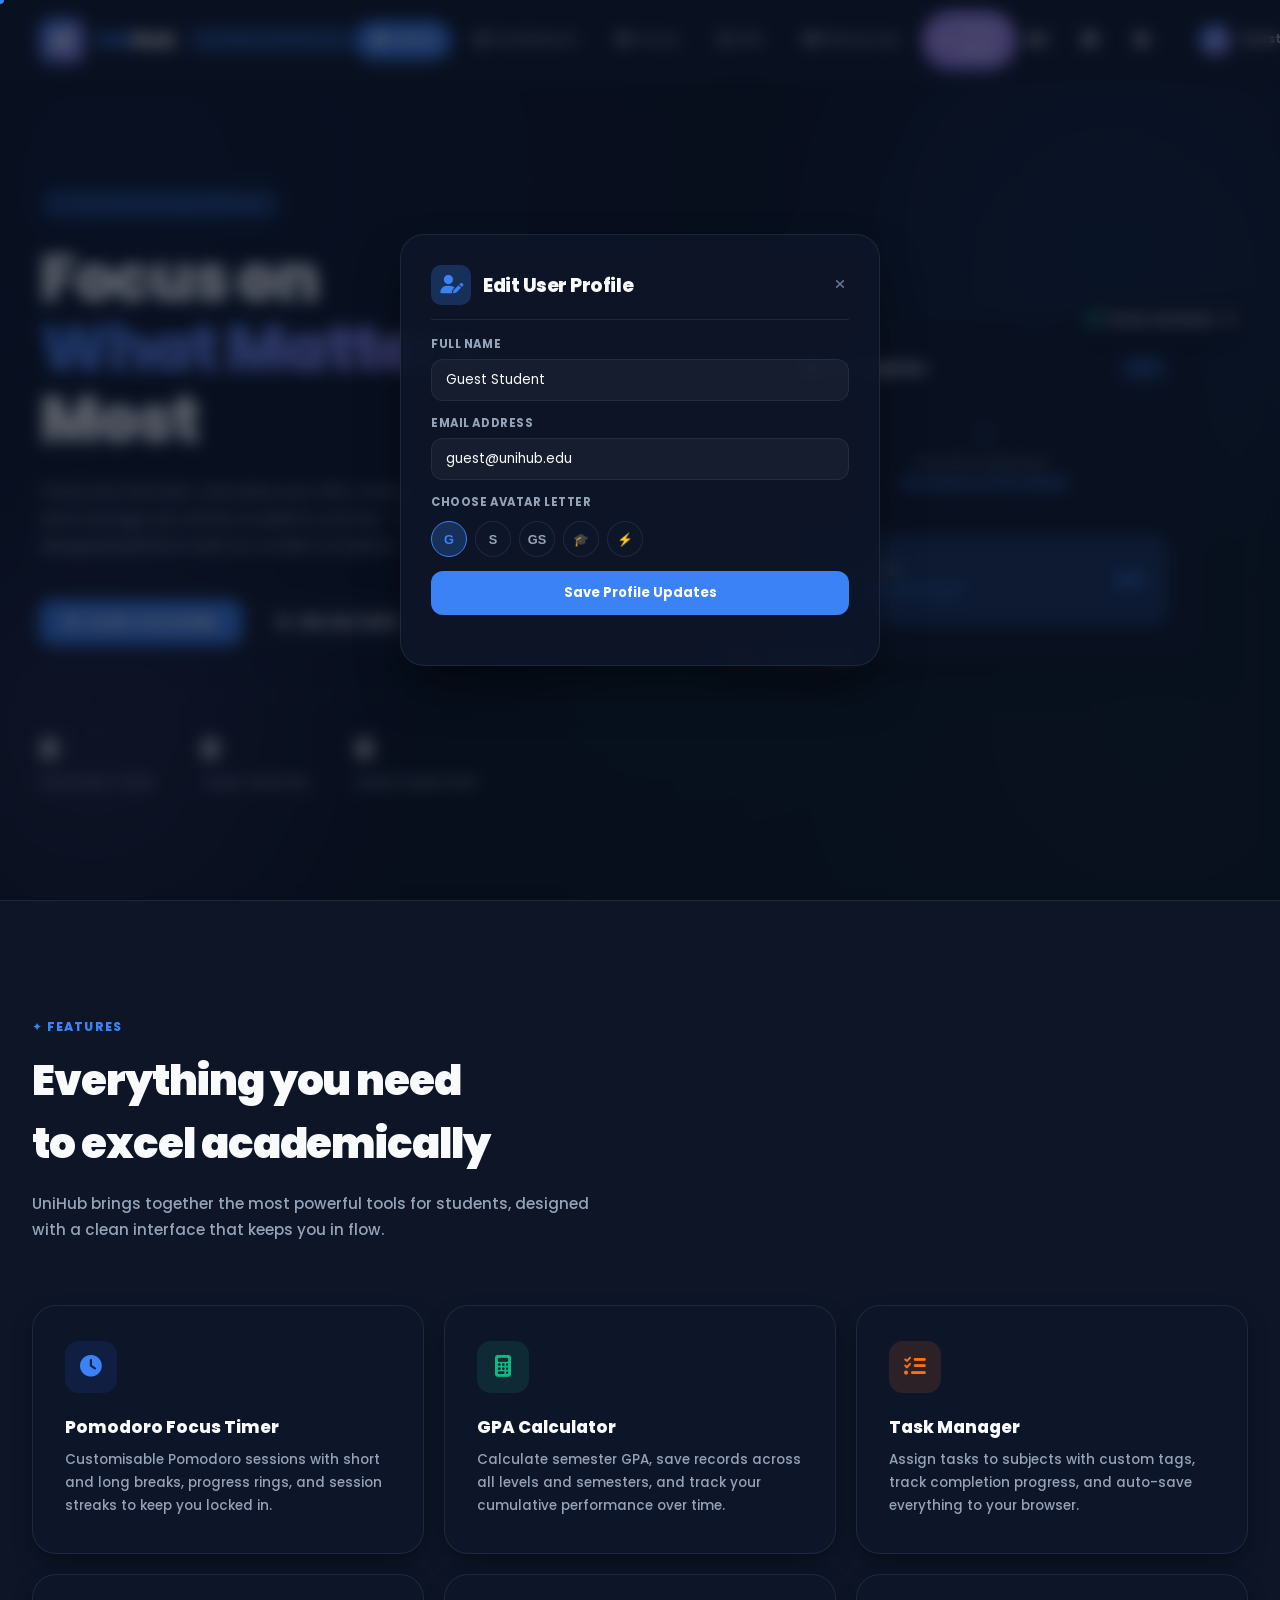
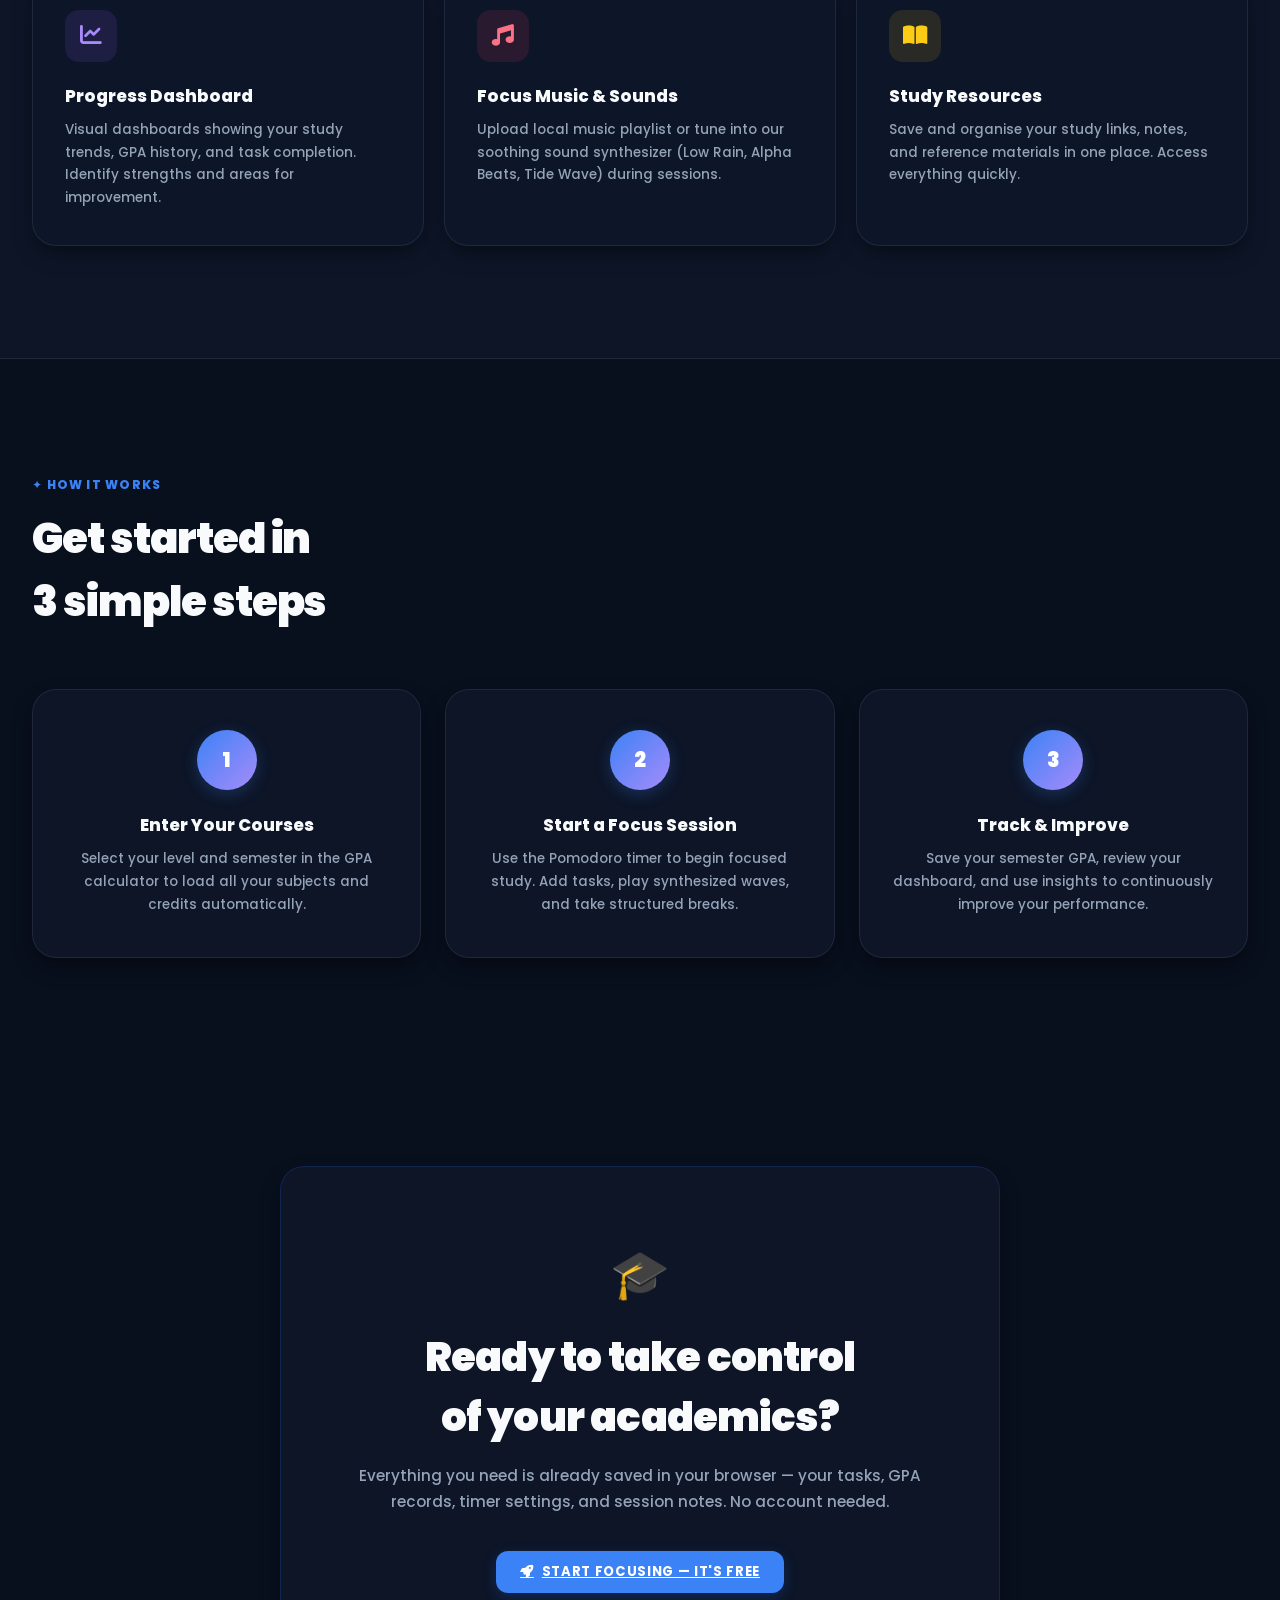
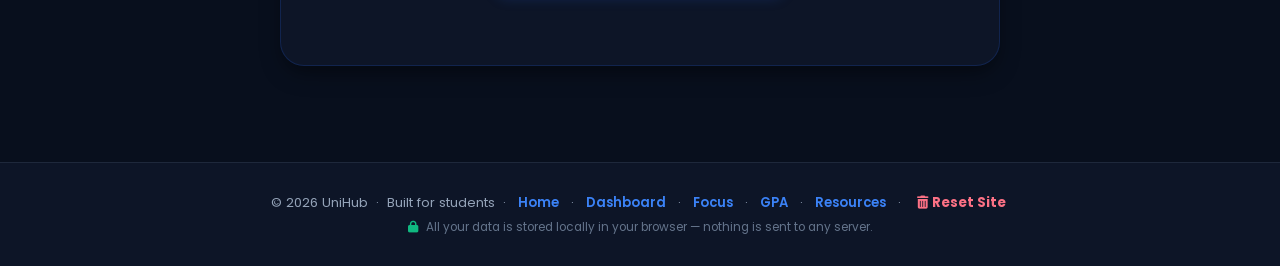
<file: index.html>
<!DOCTYPE html>
<html lang="en" data-theme="dark" class="dark">
<head>
  <meta charset="UTF-8">
  <meta name="viewport" content="width=device-width, initial-scale=1.0">
  <title>UniHub · Home — Your Academic Command Centre</title>
  <meta name="description" content="UniHub brings together lecture tracking, GPA calculation, focus tools, and resources for modern students — all in one beautifully designed platform.">
  <link rel="stylesheet" href="https://cdnjs.cloudflare.com/ajax/libs/font-awesome/6.5.0/css/all.min.css">
  <link rel="stylesheet" href="styles.css">
  <link rel="stylesheet" href="index.css">
</head>
<body>

  <!-- ===== NAVIGATION ===== -->
  <nav id="main-nav" class="navbar" role="navigation" aria-label="Main navigation">
    <a href="index.html" class="navbar-brand" data-page="index.html">
      <div class="brand-icon">
        <i class="fas fa-graduation-cap"></i>
      </div>
      <span class="brand-text">Uni<span>Hub</span></span>
      <span class="badge-active">Student Workspace</span>
    </a>

    <ul class="nav-links" id="nav-links" role="list">
      <li><a href="index.html"     data-page="index.html"     id="nav-home"><i class="fas fa-house"></i> Home</a></li>
      <li><a href="dashboard.html" data-page="dashboard.html" id="nav-dashboard"><i class="fas fa-chart-pie"></i> Dashboard</a></li>
      <li><a href="focus.html"     data-page="focus.html"     id="nav-focus"><i class="fas fa-clock"></i> Focus</a></li>
      <li><a href="gpa.html"       data-page="gpa.html"       id="nav-gpa"><i class="fas fa-calculator"></i> GPA</a></li>
      <li><a href="resources.html" data-page="resources.html" id="nav-resources"><i class="fas fa-book-open"></i> Resources</a></li>
      <li><a href="focus.html"     class="nav-cta"><i class="fas fa-bolt"></i> Focus Mode</a></li>
    </ul>

    <div class="navbar-actions">
      <!-- Mute Switcher -->
      <button id="volume-toggle" class="nav-btn" title="Toggle audio alert sound">
        <i class="fas fa-volume-up"></i>
      </button>

      <!-- Theme Switcher -->
      <button id="theme-toggle" class="nav-btn" title="Toggle theme">
        <i class="fas fa-sun"></i>
      </button>

      <!-- Notifications Bell -->
      <div style="position: relative;">
        <button id="bell-toggle" class="nav-btn" title="Activity logs">
          <i class="fas fa-bell"></i>
          <span id="bell-badge" class="badge-count" style="display: none;">0</span>
        </button>
        <!-- Bell Dropdown -->
        <div id="bell-dropdown" class="dropdown-menu glass-card">
          <div class="dropdown-header">
            <h4>Activity Logs</h4>
            <button id="clear-notifications" class="dropdown-clear-btn">Clear</button>
          </div>
          <div id="notification-list" class="notification-list">
            <!-- Dynamic elements injected by nav.js -->
          </div>
        </div>
      </div>

      <div class="nav-divider"></div>

      <!-- Profile Dropdown -->
      <div style="position: relative;">
        <button id="profile-trigger" class="profile-trigger">
          <div class="profile-avatar">G</div>
          <span class="profile-name">Guest</span>
          <i class="fas fa-chevron-down profile-chevron"></i>
        </button>
        <!-- Profile Dropdown Menu -->
        <div id="profile-dropdown" class="dropdown-menu profile-menu glass-card">
          <div class="profile-menu-header">
            <p class="full-name">Guest Student</p>
            <p class="email">guest@unihub.edu</p>
            <div class="profile-xp-nav"><i class="fas fa-bolt" style="color:var(--accent-orange);margin-right:4px;"></i><span id="nav-profile-xp">0</span> Focus XP</div>
          </div>
          <button id="edit-profile-btn" class="profile-menu-btn">
            <i class="fas fa-user-edit"></i> Edit Profile
          </button>
          <button id="reset-data-btn" class="profile-menu-btn btn-reset-data">
            <i class="fas fa-undo"></i> Reset Site Data
          </button>
        </div>
      </div>

      <!-- Hamburger menu trigger -->
      <button class="nav-hamburger" id="nav-hamburger" aria-label="Toggle navigation menu">
        <i class="fas fa-bars" id="nav-hamburger-icon"></i>
      </button>
    </div>
  </nav>

  <!-- ===== HERO ===== -->
  <div class="page-content">
    <section id="hero">
      <div class="blob blob1"></div>
      <div class="blob blob2"></div>
      <div class="blob blob3"></div>

      <div class="hero-inner">
        <!-- Left content -->
        <div class="hero-content">
          <div class="hero-badge reveal hero-instant">
            <i class="fas fa-bolt"></i> AI-Powered Study Platform
          </div>
          <h1 class="hero-title reveal hero-instant reveal-d1">
            Focus on<br><span class="hl">What Matters</span><br>Most
          </h1>
          <p class="hero-desc reveal hero-instant reveal-d2">
            Track your lectures, calculate your GPA, time your focus sessions, and manage your entire academic journey — all in one beautifully designed platform built for modern students.
          </p>
          <div class="hero-btns reveal hero-instant reveal-d3">
            <a href="focus.html" class="btn-primary">
              <i class="fas fa-rocket"></i> Start Focusing
            </a>
            <a href="#features" class="btn-outline">
              <i class="fas fa-play"></i> See Features
            </a>
          </div>
          <div class="hero-stats reveal hero-instant reveal-d4">
            <div class="stat-item">
              <div class="stat-num" id="hero-stat-sessions">—</div>
              <div class="stat-label">Sessions Today</div>
            </div>
            <div class="stat-item">
              <div class="stat-num" id="hero-stat-tasks">—</div>
              <div class="stat-label">Tasks Tracked</div>
            </div>
            <div class="stat-item">
              <div class="stat-num" id="hero-stat-gpa">—</div>
              <div class="stat-label">Saved Semesters</div>
            </div>
          </div>
        </div>

        <!-- Right Illustration -->
        <div class="hero-illus reveal hero-instant reveal-d2">
          <div class="illu-card glass-card">
            <div class="illu-head">
              <span class="illu-title-text">📊 My Progress</span>
              <span class="illu-badge-pill">Live</span>
            </div>
            <div id="hero-progress-list">
              <div class="prog-item">
                <div class="prog-label"><span>Computer Science</span><span>92%</span></div>
                <div class="prog-track"><div class="prog-fill pf2" style="width:0%" data-w="92%"></div></div>
              </div>
              <div class="prog-item">
                <div class="prog-label"><span>Mathematics</span><span>78%</span></div>
                <div class="prog-track"><div class="prog-fill pf1" style="width:0%" data-w="78%"></div></div>
              </div>
              <div class="prog-item">
                <div class="prog-label"><span>Physics</span><span>65%</span></div>
                <div class="prog-track"><div class="prog-fill pf3" style="width:0%" data-w="65%"></div></div>
              </div>
            </div>
            <div class="illu-gpa">
              <div>
                <div class="illu-gpa-label">Overall GPA</div>
                <div class="illu-gpa-sub" id="gpa-trend">▲ Tracking progress</div>
              </div>
              <div class="illu-gpa-value" id="hero-gpa">—</div>
            </div>
          </div>
          <div class="float-card fc1 glass-card">
            <i class="fas fa-check-circle"></i> Focus sessions: <span id="fc-sessions">0</span>
          </div>
          <div class="float-card fc2 glass-card">
            <i class="fas fa-fire"></i> <span id="fc-streak">0</span>-day streak!
          </div>
        </div>
      </div>
    </section>

    <!-- ===== FEATURES ===== -->
    <section id="features">
      <div class="section-wrap">
        <span class="section-tag reveal">✦ Features</span>
        <h2 class="section-title reveal">Everything you need<br>to excel academically</h2>
        <p class="section-desc reveal">UniHub brings together the most powerful tools for students, designed with a clean interface that keeps you in flow.</p>

        <div class="features-grid">
          <a href="focus.html" class="feat-card glass-card reveal">
            <div class="feat-icon fi-1"><i class="fas fa-clock"></i></div>
            <div class="feat-title">Pomodoro Focus Timer</div>
            <div class="feat-desc">Customisable Pomodoro sessions with short and long breaks, progress rings, and session streaks to keep you locked in.</div>
          </a>
          <a href="gpa.html" class="feat-card glass-card reveal reveal-d1">
            <div class="feat-icon fi-2"><i class="fas fa-calculator"></i></div>
            <div class="feat-title">GPA Calculator</div>
            <div class="feat-desc">Calculate semester GPA, save records across all levels and semesters, and track your cumulative performance over time.</div>
          </a>
          <a href="focus.html" class="feat-card glass-card reveal reveal-d2">
            <div class="feat-icon fi-3"><i class="fas fa-tasks"></i></div>
            <div class="feat-title">Task Manager</div>
            <div class="feat-desc">Assign tasks to subjects with custom tags, track completion progress, and auto-save everything to your browser.</div>
          </a>
          <a href="dashboard.html" class="feat-card glass-card reveal">
            <div class="feat-icon fi-4"><i class="fas fa-chart-line"></i></div>
            <div class="feat-title">Progress Dashboard</div>
            <div class="feat-desc">Visual dashboards showing your study trends, GPA history, and task completion. Identify strengths and areas for improvement.</div>
          </a>
          <a href="focus.html" class="feat-card glass-card reveal reveal-d1">
            <div class="feat-icon fi-5"><i class="fas fa-music"></i></div>
            <div class="feat-title">Focus Music & Sounds</div>
            <div class="feat-desc">Upload local music playlist or tune into our soothing sound synthesizer (Low Rain, Alpha Beats, Tide Wave) during sessions.</div>
          </a>
          <a href="resources.html" class="feat-card glass-card reveal reveal-d2">
            <div class="feat-icon fi-6"><i class="fas fa-book-open"></i></div>
            <div class="feat-title">Study Resources</div>
            <div class="feat-desc">Save and organise your study links, notes, and reference materials in one place. Access everything quickly.</div>
          </a>
        </div>
      </div>
    </section>

    <!-- ===== HOW IT WORKS ===== -->
    <section id="how">
      <div class="section-wrap">
        <span class="section-tag reveal">✦ How It Works</span>
        <h2 class="section-title reveal">Get started in<br>3 simple steps</h2>
        <div class="steps-grid">
          <div class="step-card glass-card reveal">
            <div class="step-num">1</div>
            <div class="step-title">Enter Your Courses</div>
            <div class="step-desc">Select your level and semester in the GPA calculator to load all your subjects and credits automatically.</div>
          </div>
          <div class="step-card glass-card reveal reveal-d1">
            <div class="step-num">2</div>
            <div class="step-title">Start a Focus Session</div>
            <div class="step-desc">Use the Pomodoro timer to begin focused study. Add tasks, play synthesized waves, and take structured breaks.</div>
          </div>
          <div class="step-card glass-card reveal reveal-d2">
            <div class="step-num">3</div>
            <div class="step-title">Track & Improve</div>
            <div class="step-desc">Save your semester GPA, review your dashboard, and use insights to continuously improve your performance.</div>
          </div>
        </div>
      </div>
    </section>

    <!-- ===== CTA ===== -->
    <section id="cta">
      <div class="section-wrap">
        <div class="cta-box glass-card reveal">
          <div style="font-size:3rem;margin-bottom:1rem;">🎓</div>
          <h2 class="cta-title">Ready to take control<br>of your academics?</h2>
          <p class="cta-desc">Everything you need is already saved in your browser — your tasks, GPA records, timer settings, and session notes. No account needed.</p>
          <a href="focus.html" class="btn-primary" style="display:inline-flex;">
            <i class="fas fa-rocket"></i> Start Focusing — It's Free
          </a>
        </div>
      </div>
    </section>

    <!-- ===== FOOTER ===== -->
    <footer class="site-footer">
      <p>© 2026 UniHub &nbsp;·&nbsp; Built for students &nbsp;·&nbsp;
        <a href="index.html">Home</a> &nbsp;·&nbsp;
        <a href="dashboard.html">Dashboard</a> &nbsp;·&nbsp;
        <a href="focus.html">Focus</a> &nbsp;·&nbsp;
        <a href="gpa.html">GPA</a> &nbsp;·&nbsp;
        <a href="resources.html">Resources</a> &nbsp;·&nbsp;
        <button class="footer-reset-btn" onclick="confirmResetSiteData(event)"><i class="fas fa-trash-alt"></i> Reset Site</button>
      </p>
      <p style="margin-top:6px;font-size:0.74rem;color:var(--text-muted);">
        <i class="fas fa-lock" style="color:var(--accent-emerald);"></i>
        All your data is stored locally in your browser — nothing is sent to any server.
      </p>
    </footer>
  </div><!-- end page-content -->

  <script src="nav.js"></script>
  <script src="index.js"></script>
</body>
</html>
</file>
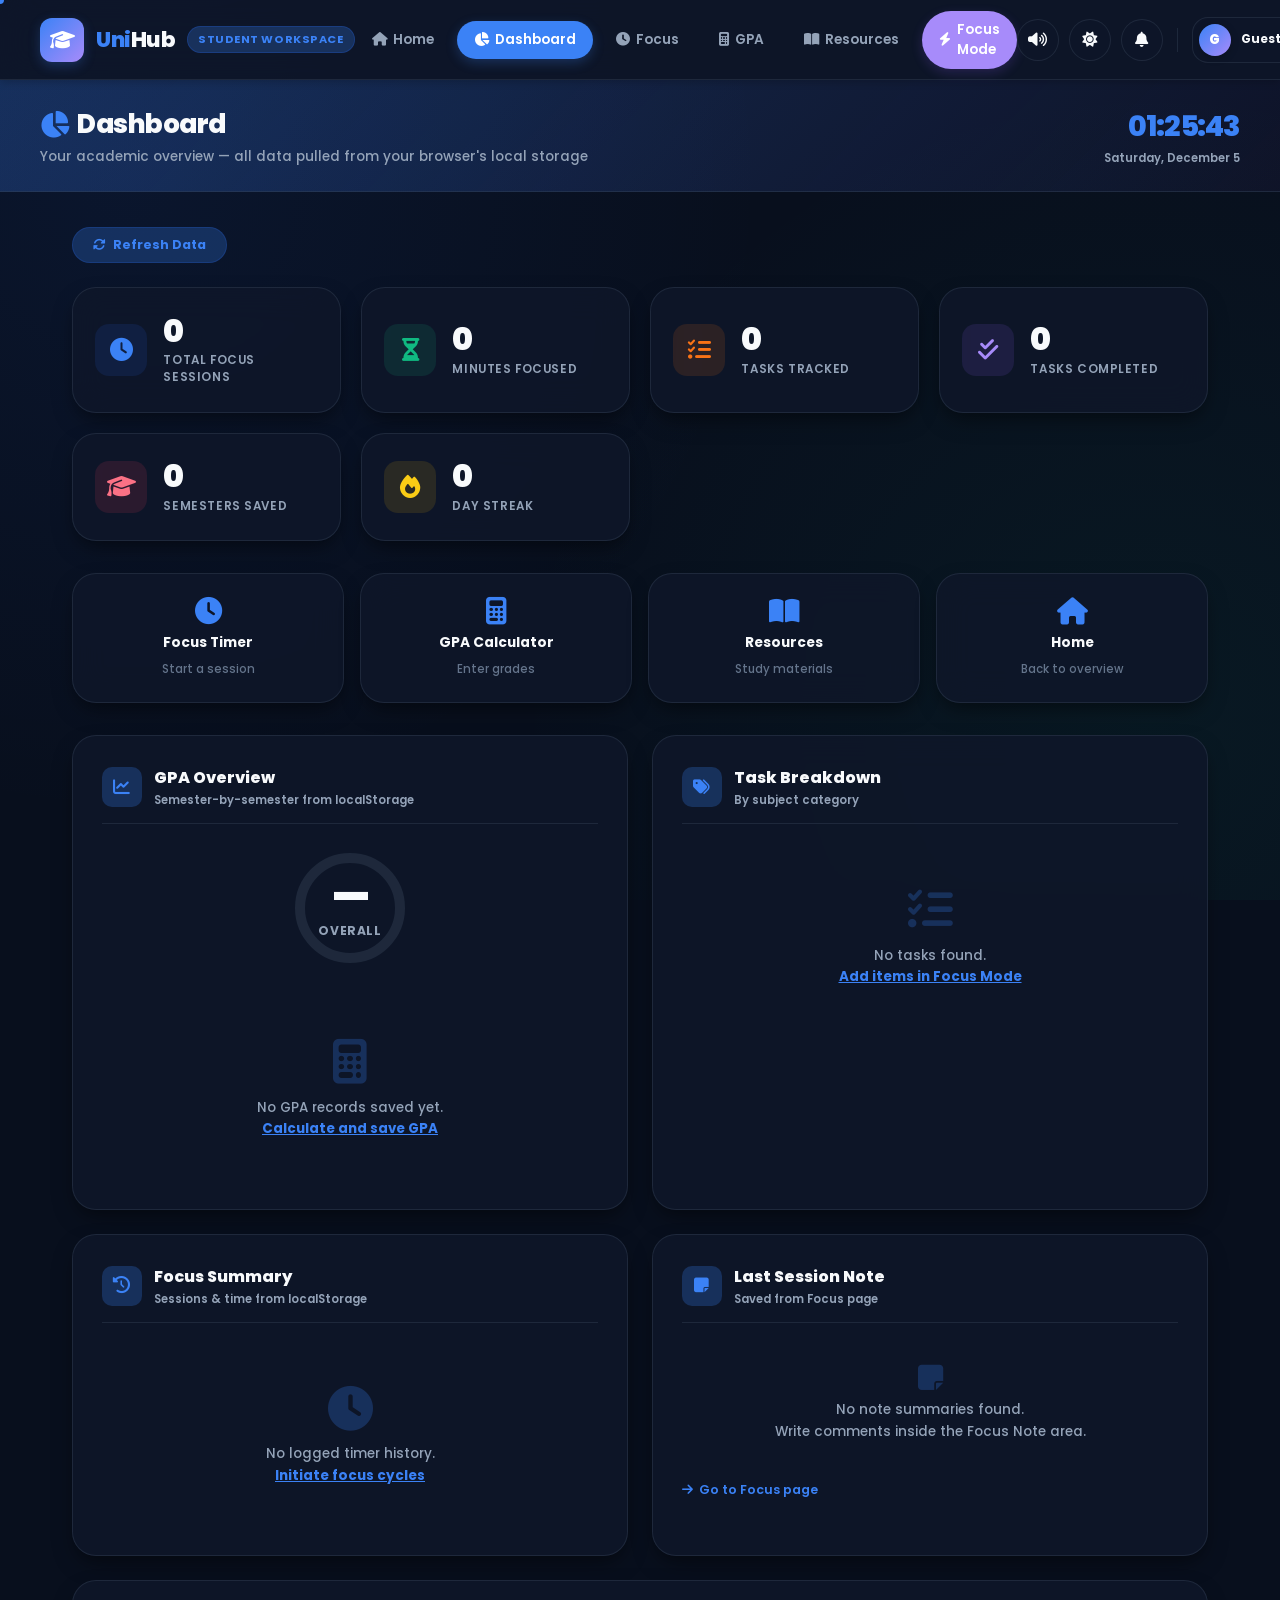
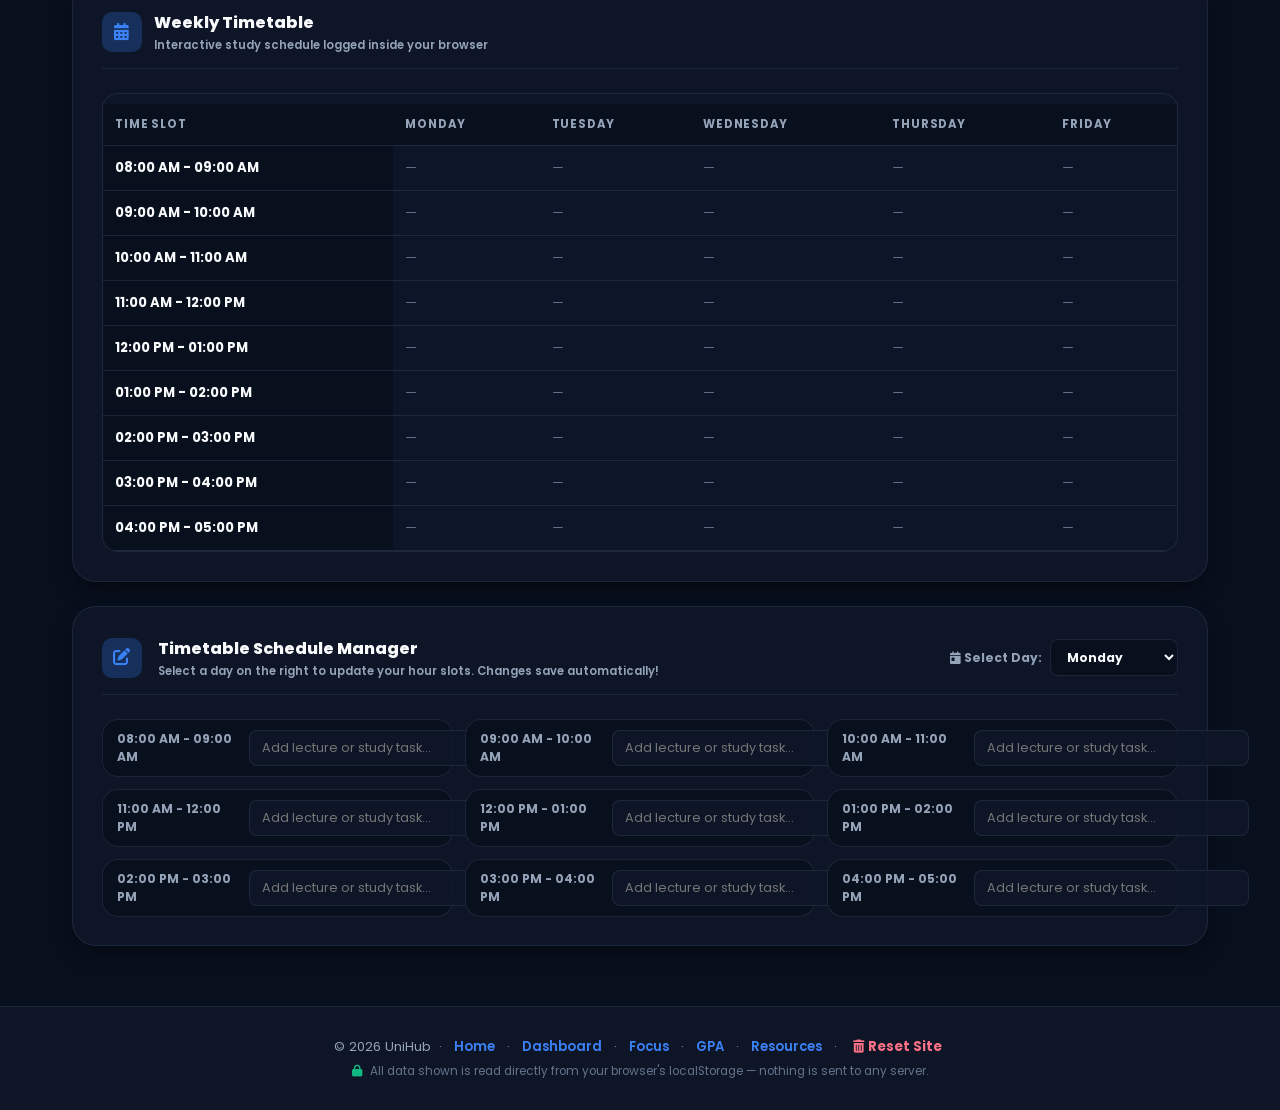
<file: dashboard.html>
<!DOCTYPE html>
<html lang="en" data-theme="dark" class="dark">
<head>
  <meta charset="UTF-8">
  <meta name="viewport" content="width=device-width, initial-scale=1.0">
  <title>UniHub · Dashboard — Your Academic Overview</title>
  <meta name="description" content="View your academic performance at a glance — focus sessions, GPA progress, task completion, and study streaks. All data from your browser's local storage.">
  <link rel="stylesheet" href="https://cdnjs.cloudflare.com/ajax/libs/font-awesome/6.5.0/css/all.min.css">
  <link rel="stylesheet" href="styles.css">
  <link rel="stylesheet" href="dashboard.css">
</head>
<body>

  <!-- ===== NAVIGATION ===== -->
  <nav id="main-nav" class="navbar" role="navigation" aria-label="Main navigation">
    <a href="index.html" class="navbar-brand" data-page="index.html">
      <div class="brand-icon">
        <i class="fas fa-graduation-cap"></i>
      </div>
      <span class="brand-text">Uni<span>Hub</span></span>
      <span class="badge-active">Student Workspace</span>
    </a>

    <ul class="nav-links" id="nav-links" role="list">
      <li><a href="index.html"     data-page="index.html"     id="nav-home"><i class="fas fa-house"></i> Home</a></li>
      <li><a href="dashboard.html" data-page="dashboard.html" id="nav-dashboard"><i class="fas fa-chart-pie"></i> Dashboard</a></li>
      <li><a href="focus.html"     data-page="focus.html"     id="nav-focus"><i class="fas fa-clock"></i> Focus</a></li>
      <li><a href="gpa.html"       data-page="gpa.html"       id="nav-gpa"><i class="fas fa-calculator"></i> GPA</a></li>
      <li><a href="resources.html" data-page="resources.html" id="nav-resources"><i class="fas fa-book-open"></i> Resources</a></li>
      <li><a href="focus.html"     class="nav-cta"><i class="fas fa-bolt"></i> Focus Mode</a></li>
    </ul>

    <div class="navbar-actions">
      <!-- Mute Switcher -->
      <button id="volume-toggle" class="nav-btn" title="Toggle audio alert sound">
        <i class="fas fa-volume-up"></i>
      </button>

      <!-- Theme Switcher -->
      <button id="theme-toggle" class="nav-btn" title="Toggle theme">
        <i class="fas fa-sun"></i>
      </button>

      <!-- Notifications Bell -->
      <div style="position: relative;">
        <button id="bell-toggle" class="nav-btn" title="Activity logs">
          <i class="fas fa-bell"></i>
          <span id="bell-badge" class="badge-count" style="display: none;">0</span>
        </button>
        <!-- Bell Dropdown -->
        <div id="bell-dropdown" class="dropdown-menu glass-card">
          <div class="dropdown-header">
            <h4>Activity Logs</h4>
            <button id="clear-notifications" class="dropdown-clear-btn">Clear</button>
          </div>
          <div id="notification-list" class="notification-list">
            <!-- Dynamic elements injected by nav.js -->
          </div>
        </div>
      </div>

      <div class="nav-divider"></div>

      <!-- Profile Dropdown -->
      <div style="position: relative;">
        <button id="profile-trigger" class="profile-trigger">
          <div class="profile-avatar">G</div>
          <span class="profile-name">Guest</span>
          <i class="fas fa-chevron-down profile-chevron"></i>
        </button>
        <!-- Profile Dropdown Menu -->
        <div id="profile-dropdown" class="dropdown-menu profile-menu glass-card">
          <div class="profile-menu-header">
            <p class="full-name">Guest Student</p>
            <p class="email">guest@unihub.edu</p>
            <div class="profile-xp-nav"><i class="fas fa-bolt" style="color:var(--accent-orange);margin-right:4px;"></i><span id="nav-profile-xp">0</span> Focus XP</div>
          </div>
          <button id="edit-profile-btn" class="profile-menu-btn">
            <i class="fas fa-user-edit"></i> Edit Profile
          </button>
          <button id="reset-data-btn" class="profile-menu-btn btn-reset-data">
            <i class="fas fa-undo"></i> Reset Site Data
          </button>
        </div>
      </div>

      <!-- Hamburger menu trigger -->
      <button class="nav-hamburger" id="nav-hamburger" aria-label="Toggle navigation menu">
        <i class="fas fa-bars" id="nav-hamburger-icon"></i>
      </button>
    </div>
  </nav>

  <div class="page-content">
    <!-- Page hero -->
    <div class="page-hero">
      <div class="page-hero-left">
        <h1><i class="fas fa-chart-pie" style="color:var(--accent-blue);margin-right:8px;"></i>Dashboard</h1>
        <p>Your academic overview — all data pulled from your browser's local storage</p>
      </div>
      <div class="page-hero-right">
        <div class="hero-clock" id="live-clock">00:00:00</div>
        <div class="hero-date"  id="live-date"></div>
      </div>
    </div>

    <div class="dash-wrap">

      <button class="dash-refresh" onclick="loadDashboard()">
        <i class="fas fa-sync-alt"></i> Refresh Data
      </button>

      <!-- KPI Cards -->
      <div class="kpi-grid">
        <div class="kpi-card glass-card reveal">
          <div class="kpi-icon ki-1"><i class="fas fa-clock"></i></div>
          <div class="kpi-info">
            <div class="kpi-val" id="kpi-sessions">0</div>
            <div class="kpi-lbl">Total Focus Sessions</div>
          </div>
        </div>
        <div class="kpi-card glass-card reveal reveal-d1">
          <div class="kpi-icon ki-2"><i class="fas fa-hourglass-half"></i></div>
          <div class="kpi-info">
            <div class="kpi-val" id="kpi-mins">0</div>
            <div class="kpi-lbl">Minutes Focused</div>
          </div>
        </div>
        <div class="kpi-card glass-card reveal reveal-d2">
          <div class="kpi-icon ki-3"><i class="fas fa-tasks"></i></div>
          <div class="kpi-info">
            <div class="kpi-val" id="kpi-tasks">0</div>
            <div class="kpi-lbl">Tasks Tracked</div>
          </div>
        </div>
        <div class="kpi-card glass-card reveal reveal-d3">
          <div class="kpi-icon ki-4"><i class="fas fa-check-double"></i></div>
          <div class="kpi-info">
            <div class="kpi-val" id="kpi-done">0</div>
            <div class="kpi-lbl">Tasks Completed</div>
          </div>
        </div>
        <div class="kpi-card glass-card reveal reveal-d1">
          <div class="kpi-icon ki-5"><i class="fas fa-graduation-cap"></i></div>
          <div class="kpi-info">
            <div class="kpi-val" id="kpi-semesters">0</div>
            <div class="kpi-lbl">Semesters Saved</div>
          </div>
        </div>
        <div class="kpi-card glass-card reveal reveal-d2">
          <div class="kpi-icon ki-6"><i class="fas fa-fire"></i></div>
          <div class="kpi-info">
            <div class="kpi-val" id="kpi-streak">0</div>
            <div class="kpi-lbl">Day Streak</div>
          </div>
        </div>
      </div>

      <!-- Quick Navigation -->
      <div class="quick-links">
        <a href="focus.html" class="quick-link glass-card reveal">
          <i class="fas fa-clock"></i>
          <span>Focus Timer</span>
          <small>Start a session</small>
        </a>
        <a href="gpa.html" class="quick-link glass-card reveal reveal-d1">
          <i class="fas fa-calculator"></i>
          <span>GPA Calculator</span>
          <small>Enter grades</small>
        </a>
        <a href="resources.html" class="quick-link glass-card reveal reveal-d2">
          <i class="fas fa-book-open"></i>
          <span>Resources</span>
          <small>Study materials</small>
        </a>
        <a href="index.html" class="quick-link glass-card reveal reveal-d3">
          <i class="fas fa-house"></i>
          <span>Home</span>
          <small>Back to overview</small>
        </a>
      </div>

      <!-- 2-col section -->
      <div class="dash-grid">

        <!-- GPA Overview -->
        <div class="dash-card glass-card reveal">
          <div class="dash-card-header">
            <div class="dash-card-icon"><i class="fas fa-chart-line"></i></div>
            <div>
              <div class="dash-card-title">GPA Overview</div>
              <div class="dash-card-sub">Semester-by-semester from localStorage</div>
            </div>
          </div>

          <div class="gpa-ring-wrap">
            <div class="overall-meter">
              <svg width="120" height="120" viewBox="0 0 120 120">
                <circle class="meter-bg"   cx="60" cy="60" r="50"/>
                <circle class="meter-fill" id="meterFill" cx="60" cy="60" r="50"/>
              </svg>
              <div class="meter-inner">
                <div class="gpa-ring-val" id="overall-gpa">—</div>
                <div class="gpa-ring-lbl">Overall</div>
              </div>
            </div>
          </div>

          <div class="gpa-list" id="gpa-list">
            <div class="no-data"><i class="fas fa-calculator"></i>No GPA records yet.<br>Go to the GPA Calculator to get started.</div>
          </div>
        </div>

        <!-- Task Breakdown -->
        <div class="dash-card glass-card reveal reveal-d1">
          <div class="dash-card-header">
            <div class="dash-card-icon"><i class="fas fa-tags"></i></div>
            <div>
              <div class="dash-card-title">Task Breakdown</div>
              <div class="dash-card-sub">By subject category</div>
            </div>
          </div>
          <div class="task-breakdown" id="task-breakdown">
            <div class="no-data"><i class="fas fa-tasks"></i>No tasks found.<br>Add tasks in the Focus page.</div>
          </div>
        </div>
      </div>

      <div class="dash-grid">

        <!-- Focus Timeline -->
        <div class="dash-card glass-card reveal">
          <div class="dash-card-header">
            <div class="dash-card-icon"><i class="fas fa-history"></i></div>
            <div>
              <div class="dash-card-title">Focus Summary</div>
              <div class="dash-card-sub">Sessions &amp; time from localStorage</div>
            </div>
          </div>
          <div class="timeline" id="focus-timeline">
            <div class="no-data"><i class="fas fa-clock"></i>No sessions yet.<br>Start the Pomodoro timer to begin.</div>
          </div>
        </div>

        <!-- Session Note Preview -->
        <div class="dash-card glass-card reveal reveal-d1">
          <div class="dash-card-header">
            <div class="dash-card-icon"><i class="fas fa-sticky-note"></i></div>
            <div>
              <div class="dash-card-title">Last Session Note</div>
              <div class="dash-card-sub">Saved from Focus page</div>
            </div>
          </div>
          <div id="session-note-preview" style="font-size:0.85rem;color:var(--text-secondary);line-height:1.7;min-height:80px;">
            <div class="no-data"><i class="fas fa-sticky-note"></i>No session notes saved yet.<br>Write notes during your focus sessions.</div>
          </div>
          <a href="focus.html" style="display:inline-flex;align-items:center;gap:6px;margin-top:1.4rem;font-size:0.78rem;color:var(--accent-blue);text-decoration:none;font-weight:600;">
            <i class="fas fa-arrow-right"></i> Go to Focus page
          </a>
        </div>
      </div>

      <!-- Weekly Timetable Section -->
      <div class="dash-grid full-width" style="margin-top:24px;">
        <div class="dash-card glass-card reveal">
          <div class="dash-card-header">
            <div class="dash-card-icon"><i class="fas fa-calendar-alt"></i></div>
            <div>
              <div class="dash-card-title">Weekly Timetable</div>
              <div class="dash-card-sub">Interactive study schedule logged inside your browser</div>
            </div>
          </div>
          <div class="matrix-wrap">
            <table class="timetable-table">
              <thead>
                <tr>
                  <th>Time Slot</th>
                  <th>Monday</th>
                  <th>Tuesday</th>
                  <th>Wednesday</th>
                  <th>Thursday</th>
                  <th>Friday</th>
                </tr>
              </thead>
              <tbody id="timetableBody">
                <!-- Injected dynamically -->
              </tbody>
            </table>
          </div>
        </div>
      </div>

      <!-- Timetable Editor Section -->
      <div class="dash-grid full-width" style="margin-top:24px;">
        <div class="dash-card glass-card reveal">
          <div class="dash-card-header" style="flex-wrap:wrap; gap:16px;">
            <div class="dash-card-icon"><i class="fas fa-edit"></i></div>
            <div>
              <div class="dash-card-title">Timetable Schedule Manager</div>
              <div class="dash-card-sub">Select a day on the right to update your hour slots. Changes save automatically!</div>
            </div>
            <div class="timetable-day-select-wrap">
              <label for="daySelector" class="day-select-label"><i class="fas fa-calendar-day"></i> Select Day: </label>
              <select id="daySelector" class="day-select-control">
                <option value="Monday">Monday</option>
                <option value="Tuesday">Tuesday</option>
                <option value="Wednesday">Wednesday</option>
                <option value="Thursday">Thursday</option>
                <option value="Friday">Friday</option>
              </select>
            </div>
          </div>
          <div id="timetableEditor" class="timetable-editor-grid">
            <!-- Injected dynamically -->
          </div>
        </div>
      </div>

    </div><!-- end dash-wrap -->

    <!-- ===== FOOTER ===== -->
    <footer class="site-footer">
      <p>© 2026 UniHub &nbsp;·&nbsp;
        <a href="index.html">Home</a> &nbsp;·&nbsp;
        <a href="dashboard.html">Dashboard</a> &nbsp;·&nbsp;
        <a href="focus.html">Focus</a> &nbsp;·&nbsp;
        <a href="gpa.html">GPA</a> &nbsp;·&nbsp;
        <a href="resources.html">Resources</a> &nbsp;·&nbsp;
        <button class="footer-reset-btn" onclick="confirmResetSiteData(event)"><i class="fas fa-trash-alt"></i> Reset Site</button>
      </p>
      <p style="margin-top:6px;font-size:0.74rem;color:var(--text-muted);">
        <i class="fas fa-lock" style="color:var(--accent-emerald);"></i>
        All data shown is read directly from your browser's localStorage — nothing is sent to any server.
      </p>
    </footer>
  </div>

  <script src="nav.js"></script>
  <script src="dashboard.js"></script>
</body>
</html>
</file>
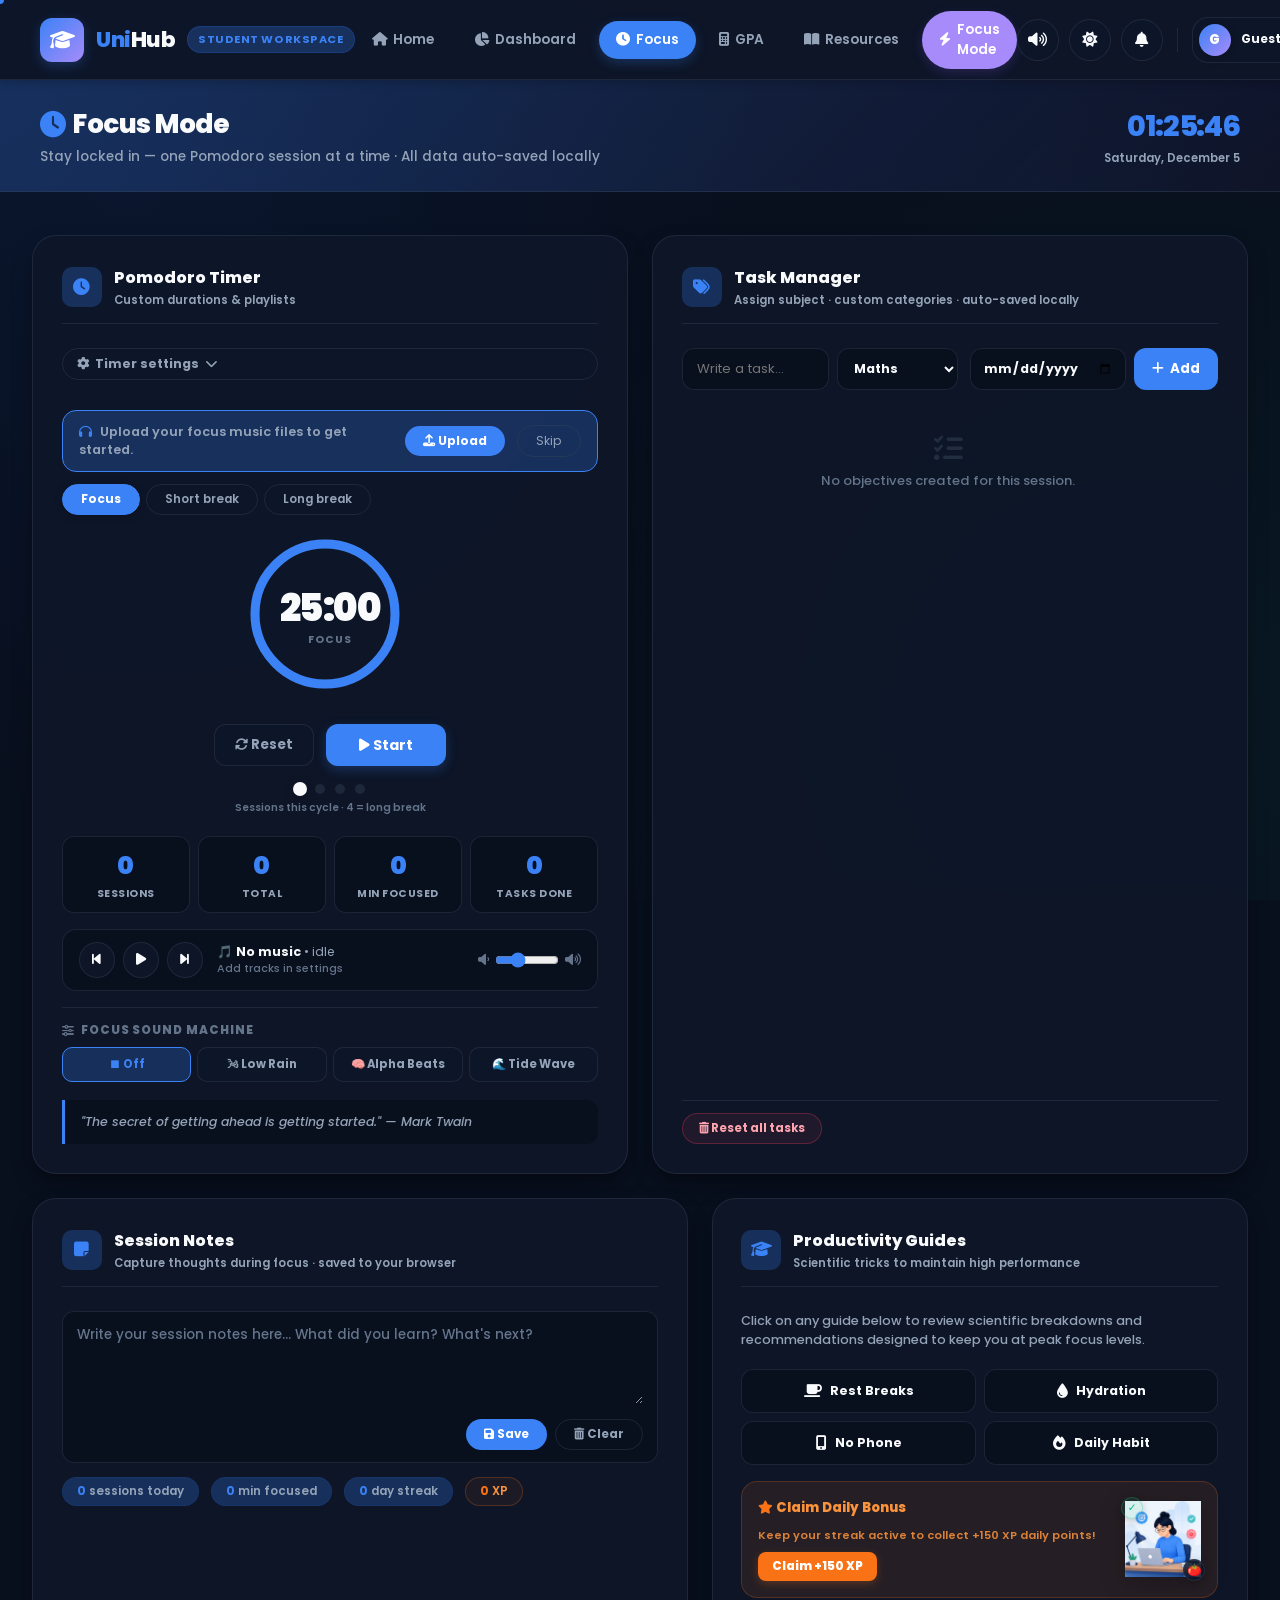
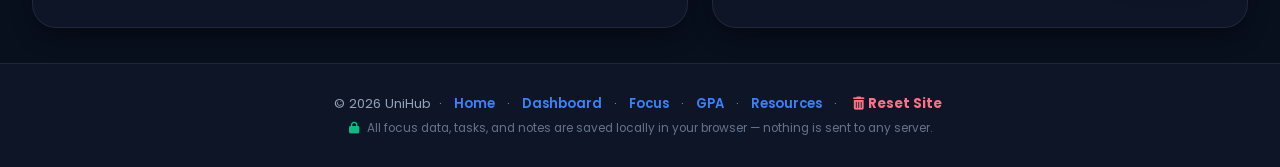
<file: focus.html>
<!DOCTYPE html>
<html lang="en" data-theme="dark" class="dark">
<head>
  <meta charset="UTF-8">
  <meta name="viewport" content="width=device-width, initial-scale=1.0">
  <title>UniHub · Focus — Pomodoro Timer & Task Manager</title>
  <meta name="description" content="Stay in the zone with UniHub's Pomodoro timer, task manager, sound synthesizer, music player, and session notes — all saved locally in your browser.">
  <link rel="stylesheet" href="https://cdnjs.cloudflare.com/ajax/libs/font-awesome/6.5.0/css/all.min.css">
  <link rel="stylesheet" href="styles.css">
  <link rel="stylesheet" href="focus.css">
</head>
<body>

  <!-- ===== NAVIGATION ===== -->
  <nav id="main-nav" class="navbar" role="navigation" aria-label="Main navigation">
    <a href="index.html" class="navbar-brand" data-page="index.html">
      <div class="brand-icon">
        <i class="fas fa-graduation-cap"></i>
      </div>
      <span class="brand-text">Uni<span>Hub</span></span>
      <span class="badge-active">Student Workspace</span>
    </a>

    <ul class="nav-links" id="nav-links" role="list">
      <li><a href="index.html"     data-page="index.html"     id="nav-home"><i class="fas fa-house"></i> Home</a></li>
      <li><a href="dashboard.html" data-page="dashboard.html" id="nav-dashboard"><i class="fas fa-chart-pie"></i> Dashboard</a></li>
      <li><a href="focus.html"     data-page="focus.html"     id="nav-focus"><i class="fas fa-clock"></i> Focus</a></li>
      <li><a href="gpa.html"       data-page="gpa.html"       id="nav-gpa"><i class="fas fa-calculator"></i> GPA</a></li>
      <li><a href="resources.html" data-page="resources.html" id="nav-resources"><i class="fas fa-book-open"></i> Resources</a></li>
      <li><a href="focus.html"     class="nav-cta"><i class="fas fa-bolt"></i> Focus Mode</a></li>
    </ul>

    <div class="navbar-actions">
      <!-- Mute Switcher -->
      <button id="volume-toggle" class="nav-btn" title="Toggle audio alert sound">
        <i class="fas fa-volume-up"></i>
      </button>

      <!-- Theme Switcher -->
      <button id="theme-toggle" class="nav-btn" title="Toggle theme">
        <i class="fas fa-sun"></i>
      </button>

      <!-- Notifications Bell -->
      <div style="position: relative;">
        <button id="bell-toggle" class="nav-btn" title="Activity logs">
          <i class="fas fa-bell"></i>
          <span id="bell-badge" class="badge-count" style="display: none;">0</span>
        </button>
        <!-- Bell Dropdown -->
        <div id="bell-dropdown" class="dropdown-menu glass-card">
          <div class="dropdown-header">
            <h4>Activity Logs</h4>
            <button id="clear-notifications" class="dropdown-clear-btn">Clear</button>
          </div>
          <div id="notification-list" class="notification-list">
            <!-- Dynamic elements injected by nav.js -->
          </div>
        </div>
      </div>

      <div class="nav-divider"></div>

      <!-- Profile Dropdown -->
      <div style="position: relative;">
        <button id="profile-trigger" class="profile-trigger">
          <div class="profile-avatar">G</div>
          <span class="profile-name">Guest</span>
          <i class="fas fa-chevron-down profile-chevron"></i>
        </button>
        <!-- Profile Dropdown Menu -->
        <div id="profile-dropdown" class="dropdown-menu profile-menu glass-card">
          <div class="profile-menu-header">
            <p class="full-name">Guest Student</p>
            <p class="email">guest@unihub.edu</p>
            <div class="profile-xp-nav"><i class="fas fa-bolt" style="color:var(--accent-orange);margin-right:4px;"></i><span id="nav-profile-xp">0</span> Focus XP</div>
          </div>
          <button id="edit-profile-btn" class="profile-menu-btn">
            <i class="fas fa-user-edit"></i> Edit Profile
          </button>
          <button id="reset-data-btn" class="profile-menu-btn btn-reset-data">
            <i class="fas fa-undo"></i> Reset Site Data
          </button>
        </div>
      </div>

      <!-- Hamburger menu trigger -->
      <button class="nav-hamburger" id="nav-hamburger" aria-label="Toggle navigation menu">
        <i class="fas fa-bars" id="nav-hamburger-icon"></i>
      </button>
    </div>
  </nav>

  <div class="page-content">
    <!-- Page hero -->
    <div class="page-hero">
      <div class="page-hero-left">
        <h1><i class="fas fa-clock" style="color:var(--accent-blue);margin-right:8px;"></i>Focus Mode</h1>
        <p>Stay locked in — one Pomodoro session at a time · All data auto-saved locally</p>
      </div>
      <div class="page-hero-right">
        <div class="hero-clock" id="live-clock">00:00:00</div>
        <div class="hero-date"  id="live-date"></div>
      </div>
    </div>

    <div class="focus-body">
      <div id="notifBar" class="notif"></div>

      <div class="focus-grid">

        <!-- ===== TIMER CARD ===== -->
        <div class="fcard glass-card" id="timerCard">
          <div class="ch">
            <div class="ci"><i class="fas fa-clock"></i></div>
            <div>
              <div class="ct">Pomodoro Timer</div>
              <div class="cs">Custom durations &amp; playlists &nbsp;<span class="save-indicator" id="saveIndicator">💾 Saved</span></div>
            </div>
          </div>

          <button class="settings-toggle" id="settingsToggle" onclick="toggleSettings()">
            <i class="fas fa-cog"></i> Timer settings <i class="fas fa-chevron-down"></i>
          </button>

          <!-- Settings Drawer -->
          <div class="settings-bar" id="settingsBar">
            <div class="settings-row">
              <label>Focus <input type="number" id="customFocus" value="25" min="1" max="120"> min</label>
              <label>Short <input type="number" id="customShort" value="5"  min="1" max="30"> min</label>
              <label>Long  <input type="number" id="customLong"  value="15" min="1" max="60"> min</label>
              <button class="btn-apply" onclick="applyCustomTimers()">Apply</button>
              <button class="btn-apply btn-reset-timers" onclick="resetTimers()" title="Reset to default 25/5/15"><i class="fas fa-undo-alt"></i> Reset</button>
            </div>
            <div class="music-upload-row">
              <label class="music-upload-label" for="musicUploadSettings">
                <i class="fas fa-music"></i> Add Track
              </label>
              <input type="file" id="musicUploadSettings" accept="audio/*" class="file-input-hidden" onchange="handleMusicUpload(event)">
              <span class="upload-status" id="playlistCountLabel">0 / 5 tracks</span>
            </div>
            <!-- Playlist -->
            <div class="playlist-wrap" id="playlistWrap">
              <div class="playlist-label"><i class="fas fa-list-music"></i> Playlist (up to 5 tracks)</div>
              <div class="playlist-tracks" id="playlistTracks"></div>
            </div>
          </div>

          <!-- Music prompt -->
          <div class="music-prompt" id="musicPrompt">
            <p><i class="fas fa-headphones"></i> Upload your focus music files to get started.</p>
            <label class="btn-upload-prompt" for="musicUploadPrompt"><i class="fas fa-upload"></i> Upload</label>
            <input type="file" id="musicUploadPrompt" accept="audio/*" class="file-input-hidden" onchange="handleMusicUpload(event,'prompt')">
            <button class="btn-skip-prompt" onclick="skipMusicPrompt()">Skip</button>
          </div>

          <!-- Mode pills -->
          <div class="pills">
            <button class="pill on" onclick="setMode('focus', getFocusMins(), this)">Focus</button>
            <button class="pill"    onclick="setMode('short', getShortMins(), this)">Short break</button>
            <button class="pill"    onclick="setMode('long',  getLongMins(),  this)">Long break</button>
          </div>

          <!-- Ring -->
          <div style="display:flex;flex-direction:column;align-items:center;flex-shrink:0;">
            <div class="ring-wrap">
              <svg width="160" height="160" viewBox="0 0 160 160">
                <circle class="rbg"   cx="80" cy="80" r="70"/>
                <circle class="rprog" id="ring" cx="80" cy="80" r="70"/>
              </svg>
              <div class="rinner">
                <div class="rtime" id="tDisp">25:00</div>
                <div class="rmode" id="tMode">Focus</div>
              </div>
            </div>

            <div class="ctrls">
              <button class="btn-r" onclick="resetTimer()"><i class="fas fa-sync-alt"></i> Reset</button>
              <button class="btn-start" id="startBtn" onclick="toggleTimer()">
                <i class="fas fa-play" id="startIcon"></i> <span id="startTxt">Start</span>
              </button>
            </div>

            <div class="dots-section">
              <div class="dots" id="dotRow">
                <div class="dot cur tooltip" data-tip="Session 1 of 4"></div>
                <div class="dot tooltip"     data-tip="Session 2 of 4"></div>
                <div class="dot tooltip"     data-tip="Session 3 of 4"></div>
                <div class="dot tooltip"     data-tip="Session 4 of 4 → Long break"></div>
              </div>
              <div class="dot-label">Sessions this cycle · 4 = long break</div>
            </div>
          </div>

          <!-- Stats boxes -->
          <div class="stats">
            <div class="stat-box"><div class="sn" id="sSess">0</div><div class="sl">Sessions</div></div>
            <div class="stat-box"><div class="sn" id="sTotalSess">0</div><div class="sl">Total</div></div>
            <div class="stat-box"><div class="sn" id="sMin">0</div><div class="sl">Min focused</div></div>
            <div class="stat-box"><div class="sn" id="sDone">0</div><div class="sl">Tasks done</div></div>
          </div>

          <!-- Focus Music Player -->
          <div class="music-player">
            <div class="mp-controls">
              <button onclick="prevTrack()" title="Previous track"><i class="fas fa-step-backward"></i></button>
              <button id="musicPlayBtn" onclick="toggleMusic()">
                <i class="fas fa-play" id="musicIcon"></i>
              </button>
              <button onclick="nextTrack()" title="Next track"><i class="fas fa-step-forward"></i></button>
            </div>
            <div class="mp-info">
              <strong>🎵 <span id="musicName">No music</span></strong>
              <span id="musicStatus">• idle</span>
              <span class="music-source" id="musicSourceLabel">Add tracks in settings</span>
            </div>
            <div class="mp-volume">
              <i class="fas fa-volume-down"></i>
              <input type="range" id="musicVolume" min="0" max="1" step="0.05" value="0.3" oninput="setMusicVolume(this.value)">
              <i class="fas fa-volume-up"></i>
            </div>
          </div>

          <!-- Ambient Synthesizer Sound Control -->
          <div class="sound-machine-section">
            <div class="sound-machine-title"><i class="fas fa-sliders-h"></i> Focus Sound Machine</div>
            <div class="sound-grid">
              <button class="sound-btn active" data-sound="none" onclick="selectAmbientSound('none', this)">⏹ Off</button>
              <button class="sound-btn" data-sound="white_noise" onclick="selectAmbientSound('white_noise', this)">🌬 Low Rain</button>
              <button class="sound-btn" data-sound="binaural" onclick="selectAmbientSound('binaural', this)">🧠 Alpha Beats</button>
              <button class="sound-btn" data-sound="ocean_waves" onclick="selectAmbientSound('ocean_waves', this)">🌊 Tide Wave</button>
            </div>
          </div>

          <!-- Quote -->
          <div class="quote-box" id="quoteBox">"The secret of getting ahead is getting started." — Mark Twain</div>
        </div>

        <!-- ===== TASK CARD ===== -->
        <div class="fcard glass-card">
          <div class="ch">
            <div class="ci"><i class="fas fa-tags"></i></div>
            <div>
              <div class="ct">Task Manager</div>
              <div class="cs">Assign subject · custom categories · auto-saved locally</div>
            </div>
          </div>

          <div class="task-card-body">
            <div class="tadd">
              <input class="tinp" id="tInp" placeholder="Write a task…" onkeydown="if(event.key==='Enter')addTask()">
                <select class="tag-select" id="tagSelect" onchange="toggleCustomTagInput(this.value)">
                  <option value="math">Maths</option>
                  <option value="sci">Science</option>
                  <option value="eng">English</option>
                  <option value="gen">General</option>
                  <option value="custom">✨ Custom</option>
                </select>
                <input type="date" class="due-date" id="taskDueDate" title="Due date" style="margin-left:4px;"/>
                <input class="custom-tag-input" id="customTagInput" placeholder="Custom tag…" style="display:none;">
                <button class="btn-add" onclick="addTask()"><i class="fas fa-plus"></i> Add</button>
            </div>

            <div class="tlist-wrapper" id="tlistWrapper">
              <div class="tlist" id="tList"></div>
            </div>

            <div class="pb-wrap" id="pbWrap" style="display:none;">
              <div class="pb-top"><span>Today's progress</span><span id="pbLabel">0 / 0</span></div>
              <div class="pb-track"><div class="pb-fill" id="pbFill" style="width:0%"></div></div>
            </div>

            <div class="task-actions">
              <button class="btn-reset-tasks" onclick="showResetConfirm('tasks')">
                <i class="fas fa-trash-alt"></i> Reset all tasks
              </button>
            </div>
          </div>
        </div>
      </div>

      <!-- ===== BOTTOM ROW: NOTES & GUIDES ===== -->
      <div class="lms-grid">
        <!-- Session Notes Card -->
        <div class="fcard glass-card">
          <div class="ch">
            <div class="ci"><i class="fas fa-sticky-note"></i></div>
            <div><div class="ct">Session Notes</div><div class="cs">Capture thoughts during focus · saved to your browser</div></div>
          </div>
          <div class="session-note">
            <textarea id="sessionNote" placeholder="Write your session notes here… What did you learn? What's next?"></textarea>
            <div class="note-actions">
              <button class="btn-save-note" onclick="saveNote()"><i class="fas fa-save"></i> Save</button>
              <button class="btn-clear-note" onclick="showResetConfirm('notes')"><i class="fas fa-trash-alt"></i> Clear</button>
            </div>
          </div>
          <div class="focus-stats-mini">
            <span class="stat-mini"><strong id="todaySessions">0</strong> sessions today</span>
            <span class="stat-mini"><strong id="todayMins">0</strong> min focused</span>
            <span class="stat-mini"><strong id="streakDays">0</strong> day streak</span>
            <span class="stat-mini" style="border-color: rgba(249, 115, 22, 0.25); background: rgba(249, 115, 22, 0.06); color: var(--accent-orange-text);"><strong id="focusXpVal" style="color: var(--accent-orange);">0</strong> XP</span>
          </div>
        </div>

        <!-- Productivity Guides Card -->
        <div class="fcard glass-card">
          <div class="ch">
            <div class="ci"><i class="fas fa-graduation-cap"></i></div>
            <div><div class="ct">Productivity Guides</div><div class="cs">Scientific tricks to maintain high performance</div></div>
          </div>
          <p style="font-size: 0.8rem; color: var(--text-secondary); line-height: 1.5; margin-bottom: 20px; font-weight: 500;">
            Click on any guide below to review scientific breakdowns and recommendations designed to keep you at peak focus levels.
          </p>
          <div class="guides-grid">
            <button class="guide-btn" onclick="showTipModal('breaks')"><i class="fas fa-coffee"></i> Rest Breaks</button>
            <button class="guide-btn" onclick="showTipModal('hydrate')"><i class="fas fa-tint"></i> Hydration</button>
            <button class="guide-btn" onclick="showTipModal('phone')"><i class="fas fa-mobile-alt"></i> No Phone</button>
            <button class="guide-btn" onclick="showTipModal('streak')"><i class="fas fa-fire"></i> Daily Habit</button>
          </div>

          <!-- Claim Streak XP Widget -->
          <div class="streak-claim-box" id="streak-card">
            <div class="streak-claim-content">
              <div class="streak-claim-title"><i class="fas fa-star" style="color:var(--accent-orange);"></i> Claim Daily Bonus</div>
              <div class="streak-claim-desc">Keep your streak active to collect +150 XP daily points!</div>
              <button class="btn-claim-streak" id="claim-streak-btn">Claim +150 XP</button>
            </div>
            <div class="booster-graphic-container">
              <div class="floating-badge-mini check">✓</div>
              <div class="floating-badge-mini tomato">🍅</div>
              <img src="graphic.png" alt="Student study graphic background" class="booster-graphic" />
            </div>
          </div>
        </div>
      </div>
    </div>

    <!-- ===== TIMER POPUP OVERLAY ===== -->
    <div class="timer-popup-overlay" id="timerPopup">
      <div class="timer-popup glass-card">
        <div class="popup-icon"><i class="fas fa-hourglass-end"></i></div>
        <h2 id="popupTitle">⏰ Timer Finished!</h2>
        <p id="popupDesc">Your focus session has ended. Time to take a break!</p>
        <div class="popup-actions">
          <button class="btn-continue" onclick="closeTimerPopup()"><i class="fas fa-check"></i> Got it</button>
          <button class="btn-dismiss"  onclick="closeTimerPopup()">Dismiss</button>
        </div>
      </div>
    </div>

    <!-- ===== GUIDES MODAL OVERLAY ===== -->
    <div class="modal-overlay" id="guide-modal-overlay">
      <div class="modal-container glass-card">
        <div class="modal-header">
          <div class="modal-title-group">
            <div class="modal-title-icon" id="guide-modal-icon">
              <!-- Dynamically loaded icon -->
            </div>
            <h3 id="guide-modal-title">Tip Title</h3>
          </div>
          <button class="modal-close-btn" onclick="closeTipModal()" aria-label="Close guide modal">
            <i class="fas fa-times"></i>
          </button>
        </div>
        <p id="guide-modal-desc" class="modal-description">Detailed description goes here...</p>
        <div class="modal-points-list">
          <span class="modal-points-header">Recommendations:</span>
          <div id="guide-modal-points">
            <!-- Dynamically loaded list items -->
          </div>
        </div>
        <button class="modal-action-btn" onclick="closeTipModal()">Dismiss Guide</button>
      </div>
    </div>

    <!-- ===== CONFIRM DIALOG OVERLAY ===== -->
    <div class="confirm-overlay" id="confirmOverlay">
      <div class="confirm-dialog glass-card">
        <h3 id="confirmTitle"><i class="fas fa-exclamation-triangle" style="color:#e07070;"></i> Reset all tasks?</h3>
        <p id="confirmDesc">This will delete <strong>all</strong> your tasks permanently.</p>
        <div class="confirm-actions">
          <button class="btn-confirm-yes" id="confirmYesBtn" onclick="executeConfirm()">Yes, reset all</button>
          <button class="btn-confirm-no"  onclick="closeConfirm()">Cancel</button>
        </div>
      </div>
    </div>

    <!-- ===== FOOTER ===== -->
    <footer class="site-footer">
      <p>© 2026 UniHub &nbsp;·&nbsp;
        <a href="index.html">Home</a> &nbsp;·&nbsp;
        <a href="dashboard.html">Dashboard</a> &nbsp;·&nbsp;
        <a href="focus.html">Focus</a> &nbsp;·&nbsp;
        <a href="gpa.html">GPA</a> &nbsp;·&nbsp;
        <a href="resources.html">Resources</a> &nbsp;·&nbsp;
        <button class="footer-reset-btn" onclick="confirmResetSiteData(event)"><i class="fas fa-trash-alt"></i> Reset Site</button>
      </p>
      <p style="margin-top:6px;font-size:0.74rem;color:var(--text-muted);">
        <i class="fas fa-lock" style="color:var(--accent-emerald);"></i>
        All focus data, tasks, and notes are saved locally in your browser — nothing is sent to any server.
      </p>
    </footer>
  </div>

  <script src="nav.js"></script>
  <script src="focus.js"></script>
</body>
</html>
</file>
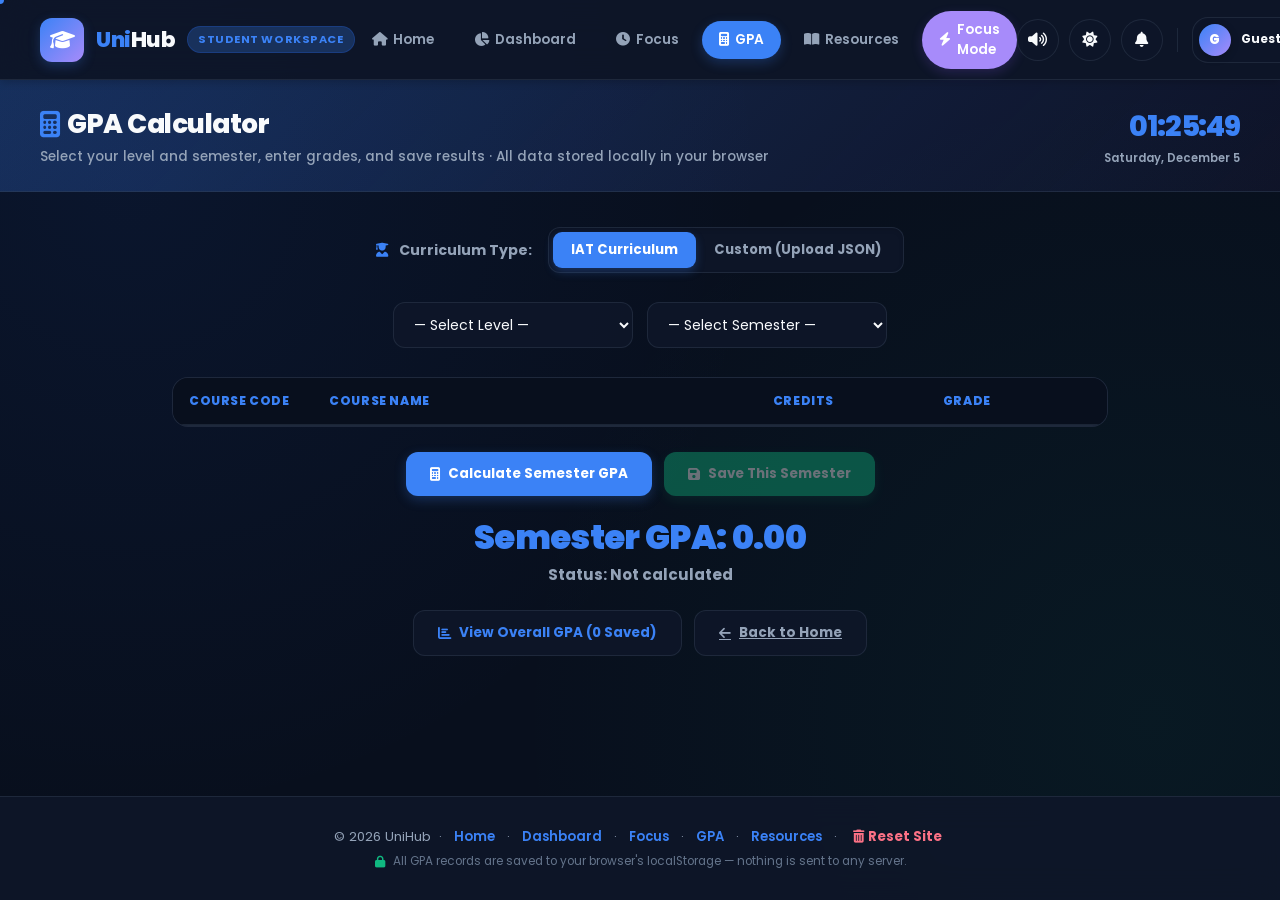
<file: gpa.html>
<!DOCTYPE html>
<html lang="en" data-theme="dark" class="dark">
<head>
  <meta charset="UTF-8">
  <meta name="viewport" content="width=device-width, initial-scale=1.0">
  <title>UniHub · GPA Calculator — Track Your Academic Performance</title>
  <meta name="description" content="Calculate your semester GPA by level and semester, save records, and view your overall cumulative GPA. All data saved locally in your browser.">
  <link rel="stylesheet" href="https://cdnjs.cloudflare.com/ajax/libs/font-awesome/6.5.0/css/all.min.css">
  <link rel="stylesheet" href="styles.css">
  <link rel="stylesheet" href="gpa.css">
</head>
<body>

  <!-- ===== NAVIGATION ===== -->
  <nav id="main-nav" class="navbar" role="navigation" aria-label="Main navigation">
    <a href="index.html" class="navbar-brand" data-page="index.html">
      <div class="brand-icon">
        <i class="fas fa-graduation-cap"></i>
      </div>
      <span class="brand-text">Uni<span>Hub</span></span>
      <span class="badge-active">Student Workspace</span>
    </a>

    <ul class="nav-links" id="nav-links" role="list">
      <li><a href="index.html"     data-page="index.html"     id="nav-home"><i class="fas fa-house"></i> Home</a></li>
      <li><a href="dashboard.html" data-page="dashboard.html" id="nav-dashboard"><i class="fas fa-chart-pie"></i> Dashboard</a></li>
      <li><a href="focus.html"     data-page="focus.html"     id="nav-focus"><i class="fas fa-clock"></i> Focus</a></li>
      <li><a href="gpa.html"       data-page="gpa.html"       id="nav-gpa"><i class="fas fa-calculator"></i> GPA</a></li>
      <li><a href="resources.html" data-page="resources.html" id="nav-resources"><i class="fas fa-book-open"></i> Resources</a></li>
      <li><a href="focus.html"     class="nav-cta"><i class="fas fa-bolt"></i> Focus Mode</a></li>
    </ul>

    <div class="navbar-actions">
      <!-- Mute Switcher -->
      <button id="volume-toggle" class="nav-btn" title="Toggle audio alert sound">
        <i class="fas fa-volume-up"></i>
      </button>

      <!-- Theme Switcher -->
      <button id="theme-toggle" class="nav-btn" title="Toggle theme">
        <i class="fas fa-sun"></i>
      </button>

      <!-- Notifications Bell -->
      <div style="position: relative;">
        <button id="bell-toggle" class="nav-btn" title="Activity logs">
          <i class="fas fa-bell"></i>
          <span id="bell-badge" class="badge-count" style="display: none;">0</span>
        </button>
        <!-- Bell Dropdown -->
        <div id="bell-dropdown" class="dropdown-menu glass-card">
          <div class="dropdown-header">
            <h4>Activity Logs</h4>
            <button id="clear-notifications" class="dropdown-clear-btn">Clear</button>
          </div>
          <div id="notification-list" class="notification-list">
            <!-- Dynamic elements injected by nav.js -->
          </div>
        </div>
      </div>

      <div class="nav-divider"></div>

      <!-- Profile Dropdown -->
      <div style="position: relative;">
        <button id="profile-trigger" class="profile-trigger">
          <div class="profile-avatar">G</div>
          <span class="profile-name">Guest</span>
          <i class="fas fa-chevron-down profile-chevron"></i>
        </button>
        <!-- Profile Dropdown Menu -->
        <div id="profile-dropdown" class="dropdown-menu profile-menu glass-card">
          <div class="profile-menu-header">
            <p class="full-name">Guest Student</p>
            <p class="email">guest@unihub.edu</p>
            <div class="profile-xp-nav"><i class="fas fa-bolt" style="color:var(--accent-orange);margin-right:4px;"></i><span id="nav-profile-xp">0</span> Focus XP</div>
          </div>
          <button id="edit-profile-btn" class="profile-menu-btn">
            <i class="fas fa-user-edit"></i> Edit Profile
          </button>
          <button id="reset-data-btn" class="profile-menu-btn btn-reset-data">
            <i class="fas fa-undo"></i> Reset Site Data
          </button>
        </div>
      </div>

      <!-- Hamburger menu trigger -->
      <button class="nav-hamburger" id="nav-hamburger" aria-label="Toggle navigation menu">
        <i class="fas fa-bars" id="nav-hamburger-icon"></i>
      </button>
    </div>
  </nav>

  <div class="page-content">
    <!-- Page hero -->
    <div class="page-hero">
      <div class="page-hero-left">
        <h1><i class="fas fa-calculator" style="color:var(--accent-blue);margin-right:8px;"></i>GPA Calculator</h1>
        <p>Select your level and semester, enter grades, and save results · All data stored locally in your browser</p>
      </div>
      <div class="page-hero-right">
        <div class="hero-clock" id="live-clock">00:00:00</div>
        <div class="hero-date"  id="live-date"></div>
      </div>
    </div>

    <div class="gpa-wrap">
      <div id="messageBox" class="msg-box"></div>

      <!-- Student Type Toggle Segmented Control -->
      <div class="student-toggle-row reveal">
        <div class="student-toggle-label"><i class="fas fa-user-graduate" style="color: var(--accent-blue); margin-right: 8px;"></i> Curriculum Type:</div>
        <div class="segmented-control">
          <button id="toggle-iat" class="segment-btn active" onclick="setStudentType('iat')">IAT Curriculum</button>
          <button id="toggle-custom" class="segment-btn" onclick="setStudentType('custom')">Custom (Upload JSON)</button>
        </div>
      </div>

      <!-- Custom Curriculum Upload Dropzone Panel -->
      <div id="customUploaderPanel" class="upload-panel glass-card reveal" style="display: none; margin-bottom: 1.5rem;">
        <div class="upload-header">
          <div class="upload-header-title">
            <i class="fas fa-file-code" style="color: var(--accent-orange); margin-right: 8px; font-size: 1.2rem;"></i>
            <span>Upload Custom Curriculum</span>
          </div>
          <button class="btn-template-download" onclick="downloadSyllabusTemplate()">
            <i class="fas fa-file-download"></i> Download Format Template
          </button>
        </div>
        <div class="upload-dropzone" id="uploadDropzone">
          <i class="fas fa-cloud-upload-alt upload-icon"></i>
          <p class="dz-text">Drag & drop your syllabus <code>.json</code> file here or <span>click to browse</span></p>
          <input type="file" id="curriculumFile" accept=".json" style="display: none;" onchange="handleCurriculumUpload(event)">
        </div>
        <div id="uploadStatusText" class="upload-status-text" style="display: none;"></div>
      </div>

      <!-- Level and Semester Selectors -->
      <div class="sel-row">
        <select id="levelSelect" class="gpa-select" onchange="loadSemesters()">
          <option value="">— Select Level —</option>
          <option value="Level I">Level I</option>
          <option value="Level II">Level II</option>
          <option value="Level III">Level III</option>
          <option value="Level IV">Level IV</option>
        </select>
        <select id="semesterSelect" class="gpa-select" onchange="loadSubjects()">
          <option value="">— Select Semester —</option>
        </select>
      </div>

      <!-- Dynamic Subjects Table -->
      <div class="table-wrap">
        <table class="courses-table">
          <thead>
            <tr>
              <th style="width: 15%;">Course Code</th>
              <th style="width: 45%;">Course Name</th>
              <th style="width: 15%; text-align: center;">Credits</th>
              <th style="width: 20%; text-align: center;">Grade</th>
              <th style="width: 5%; text-align: center;"></th>
            </tr>
          </thead>
          <tbody id="subjectTable"></tbody>
        </table>
      </div>

      <!-- Dynamic custom row addition (GPACalculator fusion) -->
      <div class="add-custom-course-container" id="addCourseRow" style="display:none;">
        <button class="btn-add-course" onclick="addCustomCourseRow()"><i class="fas fa-plus"></i> Add Custom Course</button>
      </div>

      <!-- Actions Panel -->
      <div class="action-row">
        <button class="gpa-btn btn-calc" onclick="calculateGPA()">
          <i class="fas fa-calculator"></i> Calculate Semester GPA
        </button>
        <button class="gpa-btn btn-save" id="saveBtn" onclick="saveSemesterGPA()" disabled>
          <i class="fas fa-save"></i> Save This Semester
        </button>
      </div>

      <!-- Calculation Result Panel -->
      <div class="result-section">
        <div id="result">Semester GPA: 0.00</div>
        <p id="semesterStatus" class="status-text">Status: Not calculated</p>
      </div>

      <!-- Summary Toggle Actions -->
      <div class="action-row" style="justify-content:center;margin-top:1.5rem;">
        <button id="toggleOverallBtn" class="gpa-btn btn-overall" onclick="toggleOverallBox()">
          <i class="fas fa-chart-bar"></i> View Overall GPA (0 Saved)
        </button>
        <a href="index.html" class="gpa-btn btn-back">
          <i class="fas fa-arrow-left"></i> Back to Home
        </a>
      </div>

      <!-- Overall Cumulative Summary Box -->
      <div id="overallBox" class="overall-box hidden-overall glass-card">
        <h2><i class="fas fa-star" style="color:var(--accent-blue);margin-right:8px;"></i>Overall GPA Summary</h2>
        
        <div class="overall-cards">
          <div class="overall-card">
            <h3 id="overallGPAValue">0.00</h3>
            <p>Overall GPA</p>
          </div>
          <div class="overall-card">
            <h3 id="overallCreditsValue">0</h3>
            <p>Total Credits</p>
          </div>
          <div class="overall-card">
            <h3 id="overallSavedValue">0</h3>
            <p>Saved Semesters</p>
          </div>
        </div>
        
        <p id="overallStatus" class="overall-status">Status: Not calculated</p>

        <!-- Saved semesters history log table -->
        <div class="table-wrap">
          <table class="saved-table">
            <thead>
              <tr>
                <th>Level</th>
                <th>Semester</th>
                <th style="text-align: center;">Credits</th>
                <th style="text-align: center;">Semester GPA</th>
                <th style="text-align: center;">Actions</th>
              </tr>
            </thead>
            <tbody id="savedSemesterTable"></tbody>
          </table>
        </div>

        <div class="action-row" style="justify-content:center;margin-top:1.4rem;">
          <button class="gpa-btn btn-clear-all" onclick="clearAllSemesterGPA()">
            <i class="fas fa-trash-alt"></i> Clear All Saved GPA
          </button>
        </div>
      </div>
    </div>

    <!-- ===== FOOTER ===== -->
    <footer class="site-footer">
      <p>© 2026 UniHub &nbsp;·&nbsp;
        <a href="index.html">Home</a> &nbsp;·&nbsp;
        <a href="dashboard.html">Dashboard</a> &nbsp;·&nbsp;
        <a href="focus.html">Focus</a> &nbsp;·&nbsp;
        <a href="gpa.html">GPA</a> &nbsp;·&nbsp;
        <a href="resources.html">Resources</a> &nbsp;·&nbsp;
        <button class="footer-reset-btn" onclick="confirmResetSiteData(event)"><i class="fas fa-trash-alt"></i> Reset Site</button>
      </p>
      <p style="margin-top:6px;font-size:0.74rem;color:var(--text-muted);">
        <i class="fas fa-lock" style="color:var(--accent-emerald);"></i>
        All GPA records are saved to your browser's localStorage — nothing is sent to any server.
      </p>
    </footer>
  </div>

  <script src="nav.js"></script>
  <script src="gpa.js"></script>
</body>
</html>
</file>
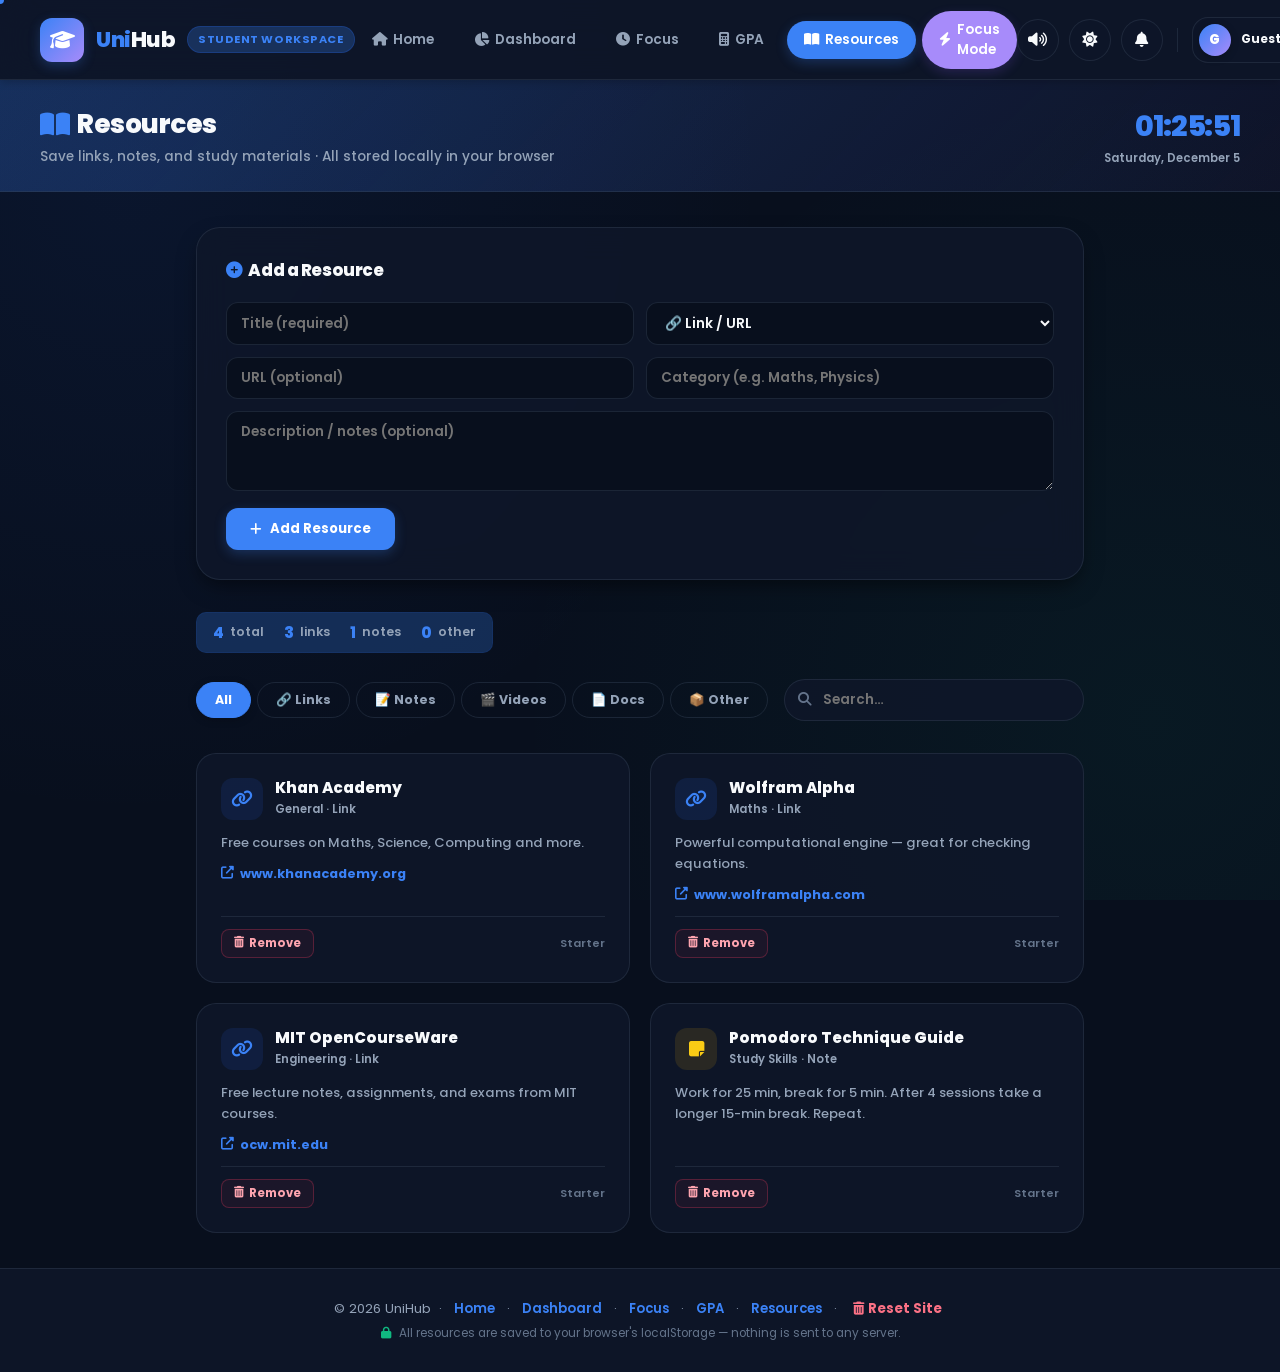
<file: resources.html>
<!DOCTYPE html>
<html lang="en" data-theme="dark" class="dark">
<head>
  <meta charset="UTF-8">
  <meta name="viewport" content="width=device-width, initial-scale=1.0">
  <title>UniHub · Resources — Save & Organise Study Materials</title>
  <meta name="description" content="Save, organise, and quickly access your study links, notes, and reference materials. All resources stored locally in your browser.">
  <link rel="stylesheet" href="https://cdnjs.cloudflare.com/ajax/libs/font-awesome/6.5.0/css/all.min.css">
  <link rel="stylesheet" href="styles.css">
  <link rel="stylesheet" href="resources.css">
</head>
<body>

  <!-- ===== NAVIGATION ===== -->
  <nav id="main-nav" class="navbar" role="navigation" aria-label="Main navigation">
    <a href="index.html" class="navbar-brand" data-page="index.html">
      <div class="brand-icon">
        <i class="fas fa-graduation-cap"></i>
      </div>
      <span class="brand-text">Uni<span>Hub</span></span>
      <span class="badge-active">Student Workspace</span>
    </a>

    <ul class="nav-links" id="nav-links" role="list">
      <li><a href="index.html"     data-page="index.html"     id="nav-home"><i class="fas fa-house"></i> Home</a></li>
      <li><a href="dashboard.html" data-page="dashboard.html" id="nav-dashboard"><i class="fas fa-chart-pie"></i> Dashboard</a></li>
      <li><a href="focus.html"     data-page="focus.html"     id="nav-focus"><i class="fas fa-clock"></i> Focus</a></li>
      <li><a href="gpa.html"       data-page="gpa.html"       id="nav-gpa"><i class="fas fa-calculator"></i> GPA</a></li>
      <li><a href="resources.html" data-page="resources.html" id="nav-resources"><i class="fas fa-book-open"></i> Resources</a></li>
      <li><a href="focus.html"     class="nav-cta"><i class="fas fa-bolt"></i> Focus Mode</a></li>
    </ul>

    <div class="navbar-actions">
      <!-- Mute Switcher -->
      <button id="volume-toggle" class="nav-btn" title="Toggle audio alert sound">
        <i class="fas fa-volume-up"></i>
      </button>

      <!-- Theme Switcher -->
      <button id="theme-toggle" class="nav-btn" title="Toggle theme">
        <i class="fas fa-sun"></i>
      </button>

      <!-- Notifications Bell -->
      <div style="position: relative;">
        <button id="bell-toggle" class="nav-btn" title="Activity logs">
          <i class="fas fa-bell"></i>
          <span id="bell-badge" class="badge-count" style="display: none;">0</span>
        </button>
        <!-- Bell Dropdown -->
        <div id="bell-dropdown" class="dropdown-menu glass-card">
          <div class="dropdown-header">
            <h4>Activity Logs</h4>
            <button id="clear-notifications" class="dropdown-clear-btn">Clear</button>
          </div>
          <div id="notification-list" class="notification-list">
            <!-- Dynamic elements injected by nav.js -->
          </div>
        </div>
      </div>

      <div class="nav-divider"></div>

      <!-- Profile Dropdown -->
      <div style="position: relative;">
        <button id="profile-trigger" class="profile-trigger">
          <div class="profile-avatar">G</div>
          <span class="profile-name">Guest</span>
          <i class="fas fa-chevron-down profile-chevron"></i>
        </button>
        <!-- Profile Dropdown Menu -->
        <div id="profile-dropdown" class="dropdown-menu profile-menu glass-card">
          <div class="profile-menu-header">
            <p class="full-name">Guest Student</p>
            <p class="email">guest@unihub.edu</p>
            <div class="profile-xp-nav"><i class="fas fa-bolt" style="color:var(--accent-orange);margin-right:4px;"></i><span id="nav-profile-xp">0</span> Focus XP</div>
          </div>
          <button id="edit-profile-btn" class="profile-menu-btn">
            <i class="fas fa-user-edit"></i> Edit Profile
          </button>
          <button id="reset-data-btn" class="profile-menu-btn btn-reset-data">
            <i class="fas fa-undo"></i> Reset Site Data
          </button>
        </div>
      </div>

      <!-- Hamburger menu trigger -->
      <button class="nav-hamburger" id="nav-hamburger" aria-label="Toggle navigation menu">
        <i class="fas fa-bars" id="nav-hamburger-icon"></i>
      </button>
    </div>
  </nav>

  <div class="page-content">
    <!-- Page hero -->
    <div class="page-hero">
      <div class="page-hero-left">
        <h1><i class="fas fa-book-open" style="color:var(--accent-blue);margin-right:8px;"></i>Resources</h1>
        <p>Save links, notes, and study materials · All stored locally in your browser</p>
      </div>
      <div class="page-hero-right">
        <div class="hero-clock" id="live-clock">00:00:00</div>
        <div class="hero-date"  id="live-date"></div>
      </div>
    </div>

    <div class="res-wrap">
      <div id="res-notif" class="res-notif"></div>

      <!-- Add Resource Form -->
      <div class="add-form glass-card">
        <h2><i class="fas fa-plus-circle" style="color:var(--accent-blue);margin-right:6px;"></i>Add a Resource</h2>
        <div class="form-grid">
          <input  class="res-input"  id="res-title"  type="text"   placeholder="Title (required)">
          <select class="res-select" id="res-type">
            <option value="link">🔗 Link / URL</option>
            <option value="note">📝 Note</option>
            <option value="video">🎬 Video</option>
            <option value="doc">📄 Document</option>
            <option value="other">📦 Other</option>
          </select>
          <input  class="res-input"  id="res-url"    type="url"    placeholder="URL (optional)">
          <input  class="res-input"  id="res-cat"    type="text"   placeholder="Category (e.g. Maths, Physics)">
        </div>
        <textarea class="res-textarea" id="res-desc" placeholder="Description / notes (optional)"></textarea>
        <div style="margin-top:10px;">
          <button class="btn-add-res" onclick="addResource()">
            <i class="fas fa-plus"></i> Add Resource
          </button>
        </div>
      </div>

      <!-- Stats row -->
      <div class="res-stats-row" id="res-stats-row" style="display:none;">
        <div class="res-stat"><strong id="stat-total">0</strong> total</div>
        <div class="res-stat"><strong id="stat-links">0</strong> links</div>
        <div class="res-stat"><strong id="stat-notes">0</strong> notes</div>
        <div class="res-stat"><strong id="stat-other-cnt">0</strong> other</div>
      </div>

      <!-- Filters & search -->
      <div class="filter-row">
        <div class="filter-pills">
          <button class="filter-pill active" data-filter="all" onclick="setFilter('all', this)">All</button>
          <button class="filter-pill" data-filter="link"  onclick="setFilter('link',  this)">🔗 Links</button>
          <button class="filter-pill" data-filter="note"  onclick="setFilter('note',  this)">📝 Notes</button>
          <button class="filter-pill" data-filter="video" onclick="setFilter('video', this)">🎬 Videos</button>
          <button class="filter-pill" data-filter="doc"   onclick="setFilter('doc',   this)">📄 Docs</button>
          <button class="filter-pill" data-filter="other" onclick="setFilter('other', this)">📦 Other</button>
        </div>
        <div class="search-wrap">
          <i class="fas fa-search"></i>
          <input class="search-inp" id="search-inp" type="text" placeholder="Search…" oninput="renderResources()">
        </div>
      </div>

      <!-- Resource cards grid -->
      <div class="res-grid" id="res-grid">
        <div class="empty-res">
          <i class="fas fa-book-open"></i>
          <p>No resources yet. Add your first study link or note above.</p>
        </div>
      </div>
    </div>

    <!-- ===== FOOTER ===== -->
    <footer class="site-footer">
      <p>© 2026 UniHub &nbsp;·&nbsp;
        <a href="index.html">Home</a> &nbsp;·&nbsp;
        <a href="dashboard.html">Dashboard</a> &nbsp;·&nbsp;
        <a href="focus.html">Focus</a> &nbsp;·&nbsp;
        <a href="gpa.html">GPA</a> &nbsp;·&nbsp;
        <a href="resources.html">Resources</a> &nbsp;·&nbsp;
        <button class="footer-reset-btn" onclick="confirmResetSiteData(event)"><i class="fas fa-trash-alt"></i> Reset Site</button>
      </p>
      <p style="margin-top:6px;font-size:0.74rem;color:var(--text-muted);">
        <i class="fas fa-lock" style="color:var(--accent-emerald);"></i>
        All resources are saved to your browser's localStorage — nothing is sent to any server.
      </p>
    </footer>
  </div>

  <script src="nav.js"></script>
  <script src="resources.js"></script>
</body>
</html>
</file>
<file: styles.css>
/* ============================================================
   UniHub — Global Stylesheet
   Color Palette: HSL-based Glassmorphism (Vibrant colors, dark/light)
   ============================================================ */

/* ===== GOOGLE FONTS ===== */
@import url('https://fonts.googleapis.com/css2?family=Poppins:wght@300;400;500;600;700;800;900&display=swap');

/* ===== DESIGN TOKENS ===== */
:root {
  /* Font Family */
  --font-sans: 'Poppins', system-ui, -apple-system, BlinkMacSystemFont, "Segoe UI", Roboto, sans-serif;
  
  /* HSL-based Light Mode Palette */
  --bg-primary: #f4f8fc;
  --bg-card: rgba(255, 255, 255, 0.85);
  --border-color: rgba(226, 237, 253, 0.8);
  --text-primary: #1e293b;
  --text-secondary: #64748b;
  --text-muted: #94a3b8;
  
  --accent-blue: #2563eb;
  --accent-blue-glow: rgba(37, 99, 235, 0.15);
  --accent-blue-hover: #1d4ed8;
  
  --accent-emerald: #10b981;
  --accent-emerald-bg: #ecfdf5;
  --accent-emerald-text: #047857;
  
  --accent-orange: #f97316;
  --accent-orange-bg: #fff7ed;
  --accent-orange-text: #c2410c;
  
  --accent-purple: #8b5cf6;
  --accent-purple-bg: #f5f3ff;
  --accent-purple-text: #6d28d9;
  
  --accent-rose: #f43f5e;
  --accent-rose-bg: #fff1f2;
  --accent-rose-text: #be123c;

  --accent-amber: #eab308;
  --accent-amber-bg: #fef9c3;
  --accent-amber-text: #a16207;
  
  /* Glassmorphism Details */
  --glass-blur: blur(16px);
  --shadow-sm: 0 2px 8px rgba(0, 0, 0, 0.04);
  --shadow-md: 0 10px 25px -5px rgba(0, 0, 0, 0.05), 0 8px 16px -6px rgba(0, 0, 0, 0.03);
  --shadow-lg: 0 20px 40px -15px rgba(37, 99, 235, 0.08);
  --shadow-popup: 0 25px 50px -12px rgba(15, 23, 42, 0.15);
  
  --border-radius-lg: 24px;
  --border-radius-md: 16px;
  --border-radius-sm: 12px;
  
  --transition-smooth: all 0.3s cubic-bezier(0.4, 0, 0.2, 1);
  --transition-bounce: all 0.4s cubic-bezier(0.34, 1.56, 0.64, 1);
}

/* Dark Mode Variables Override */
.dark, [data-theme="dark"] {
  --bg-primary: #080f1d;
  --bg-card: rgba(15, 23, 42, 0.85);
  --border-color: rgba(51, 65, 85, 0.45);
  --text-primary: #f8fafc;
  --text-secondary: #94a3b8;
  --text-muted: #64748b;
  
  --accent-blue: #3b82f6;
  --accent-blue-glow: rgba(59, 130, 246, 0.25);
  --accent-blue-hover: #60a5fa;
  
  --accent-emerald: #10b981;
  --accent-emerald-bg: rgba(16, 185, 129, 0.1);
  --accent-emerald-text: #34d399;
  
  --accent-orange: #f97316;
  --accent-orange-bg: rgba(249, 115, 22, 0.1);
  --accent-orange-text: #fb923c;
  
  --accent-purple: #a78bfa;
  --accent-purple-bg: rgba(167, 139, 250, 0.15);
  --accent-purple-text: #c084fc;

  --accent-rose: #fb7185;
  --accent-rose-bg: rgba(251, 113, 133, 0.15);
  --accent-rose-text: #fda4af;

  --accent-amber: #facc15;
  --accent-amber-bg: rgba(250, 204, 21, 0.15);
  --accent-amber-text: #fef08a;

  --shadow-sm: 0 2px 8px rgba(0, 0, 0, 0.2);
  --shadow-md: 0 10px 25px -5px rgba(0, 0, 0, 0.35), 0 8px 16px -6px rgba(0, 0, 0, 0.25);
  --shadow-lg: 0 20px 40px -15px rgba(0, 0, 0, 0.5);
  --shadow-popup: 0 25px 50px -12px rgba(0, 0, 0, 0.6);
}

/* ===== RESET & BASE ===== */
* {
  box-sizing: border-box;
  margin: 0;
  padding: 0;
}

html {
  scroll-behavior: smooth;
  overflow-x: hidden;
  width: 100%;
  max-width: 100%;
}

body {
  font-family: var(--font-sans);
  background-color: var(--bg-primary);
  background-image: 
    radial-gradient(circle at 10% 20%, rgba(37, 99, 235, 0.08), transparent 40rem),
    radial-gradient(circle at 90% 80%, rgba(16, 185, 129, 0.06), transparent 40rem);
  background-attachment: fixed;
  color: var(--text-primary);
  min-height: 100vh;
  display: flex;
  flex-direction: column;
  overflow-x: hidden;
  width: 100%;
  max-width: 100%;
  transition: background-color 0.3s ease, color 0.3s ease;
}

/* ===== CUSTOM SCROLLBAR ===== */
::-webkit-scrollbar {
  width: 8px;
  height: 8px;
}
::-webkit-scrollbar-track {
  background: transparent;
}
::-webkit-scrollbar-thumb {
  background: var(--text-muted);
  border-radius: 10px;
  border: 2px solid var(--bg-primary);
}
::-webkit-scrollbar-thumb:hover {
  background: var(--text-secondary);
}

/* ===== TYPOGRAPHY ===== */
h1, h2, h3, h4, h5, h6 {
  font-weight: 800;
  letter-spacing: -0.025em;
  color: var(--text-primary);
}

/* ===== GLASSMORPHISM CARD HELPER ===== */
.glass-card {
  background: var(--bg-card);
  backdrop-filter: var(--glass-blur);
  -webkit-backdrop-filter: var(--glass-blur);
  border: 1px solid var(--border-color);
  border-radius: var(--border-radius-lg);
  box-shadow: var(--shadow-md);
  transition: var(--transition-smooth);
}

.glass-card:hover {
  box-shadow: var(--shadow-lg);
}

/* ===== ANIMATIONS ===== */
@keyframes fadeInUp {
  from { opacity: 0; transform: translateY(18px); }
  to { opacity: 1; transform: translateY(0); }
}

@keyframes scaleIn {
  from { opacity: 0; transform: scale(0.95); }
  to { opacity: 1; transform: scale(1); }
}

@keyframes pulse-slow {
  0%, 100% { opacity: 0.8; transform: scale(1); }
  50% { opacity: 1; transform: scale(1.04); }
}

@keyframes toastSlideIn {
  from { transform: translateX(120%); opacity: 0; }
  to { transform: translateX(0); opacity: 1; }
}

@keyframes toastSlideOut {
  from { transform: translateX(0); opacity: 1; }
  to { transform: translateX(120%); opacity: 0; }
}

.animate-fade-in {
  animation: fadeInUp 0.45s cubic-bezier(0.16, 1, 0.3, 1) forwards;
}

.reveal {
  opacity: 0;
  transform: translateY(30px);
  transition: opacity 0.65s ease, transform 0.65s ease;
}
.reveal.visible {
  opacity: 1;
  transform: translateY(0);
}
.reveal-d1 { transition-delay: 0.1s; }
.reveal-d2 { transition-delay: 0.2s; }
.reveal-d3 { transition-delay: 0.3s; }
.reveal-d4 { transition-delay: 0.4s; }

/* ===== TOP STICKY NAVBAR ===== */
.navbar {
  height: 80px;
  display: flex;
  align-items: center;
  justify-content: space-between;
  padding: 0 40px;
  position: fixed;
  top: 0; left: 0; right: 0;
  z-index: 1000;
  border-bottom: 1px solid var(--border-color);
  background: var(--bg-card);
  backdrop-filter: var(--glass-blur);
  -webkit-backdrop-filter: var(--glass-blur);
  box-shadow: var(--shadow-sm);
  transition: var(--transition-smooth);
}

.navbar.scrolled {
  box-shadow: var(--shadow-md);
  border-bottom-color: rgba(37, 99, 235, 0.15);
}

@media (max-width: 768px) {
  .navbar {
    padding: 0 20px;
  }
}

.navbar-brand {
  display: flex;
  align-items: center;
  gap: 12px;
  text-decoration: none;
}

.brand-icon {
  width: 44px;
  height: 44px;
  border-radius: var(--border-radius-sm);
  background: linear-gradient(135deg, var(--accent-blue) 0%, var(--accent-purple) 100%);
  display: flex;
  align-items: center;
  justify-content: center;
  color: white;
  box-shadow: 0 4px 12px var(--accent-blue-glow);
  font-size: 1.25rem;
}

.brand-text {
  font-size: 1.35rem;
  font-weight: 800;
  color: var(--accent-blue);
  letter-spacing: -0.5px;
}

.brand-text span {
  font-weight: 800;
  color: var(--text-primary);
}

.badge-active {
  background: var(--accent-blue-glow);
  color: var(--accent-blue);
  border: 1px solid rgba(37, 99, 235, 0.25);
  font-size: 0.7rem;
  font-weight: 700;
  text-transform: uppercase;
  padding: 4px 10px;
  border-radius: 9999px;
  letter-spacing: 0.05em;
  display: inline-block;
  white-space: nowrap;
}

@media (max-width: 900px) {
  .badge-active {
    display: none;
  }
}

/* Nav links list */
.nav-links {
  display: flex;
  align-items: center;
  gap: 6px;
  list-style: none;
}

.nav-links a {
  font-size: 0.85rem;
  font-weight: 600;
  color: var(--text-secondary);
  text-decoration: none;
  padding: 8px 16px;
  border-radius: 999px;
  border: 1px solid transparent;
  background: transparent;
  transition: var(--transition-smooth);
  display: flex;
  align-items: center;
  gap: 6px;
}

.nav-links a:hover {
  color: var(--accent-blue);
  background: var(--accent-blue-glow);
}

.nav-links a.active {
  background: var(--accent-blue);
  color: white;
  box-shadow: 0 4px 12px var(--accent-blue-glow);
}

.nav-cta {
  background: var(--accent-purple) !important;
  color: white !important;
  box-shadow: 0 4px 12px rgba(139, 92, 246, 0.2) !important;
}

.nav-cta:hover {
  background: #7c3aed !important;
  transform: translateY(-1px);
}

/* Navbar Action Items */
.navbar-actions {
  display: flex;
  align-items: center;
  gap: 10px;
}

.nav-btn {
  width: 42px;
  height: 42px;
  border-radius: 50%;
  border: 1px solid var(--border-color);
  background: var(--bg-card);
  color: var(--text-primary);
  display: flex;
  align-items: center;
  justify-content: center;
  cursor: pointer;
  position: relative;
  transition: var(--transition-bounce);
  font-size: 0.95rem;
}

.nav-btn:hover {
  background: var(--bg-primary);
  color: var(--accent-blue);
  transform: translateY(-2px);
  box-shadow: var(--shadow-sm);
  border-color: rgba(37,99,235,0.3);
}

.nav-btn.active {
  color: var(--accent-blue);
  background: var(--accent-blue-glow);
  border-color: var(--accent-blue);
}

.nav-btn .badge-count {
  position: absolute;
  top: -3px;
  right: -3px;
  background: var(--accent-rose);
  color: white;
  font-size: 0.65rem;
  font-weight: 800;
  padding: 2px 6px;
  border-radius: 9999px;
  border: 2px solid var(--bg-card);
  line-height: 1;
}

.nav-divider {
  width: 1px;
  height: 24px;
  background-color: var(--border-color);
  margin: 0 4px;
}

/* Hamburger mobile drawer */
.nav-hamburger {
  display: none;
  background: none;
  border: none;
  color: var(--text-primary);
  font-size: 1.3rem;
  cursor: pointer;
  padding: 6px;
  z-index: 1002;
  transition: var(--transition-smooth);
}

/* Responsive navigation widths */
@media (max-width: 1100px) {
  .nav-links {
    display: none;
    position: fixed;
    top: 80px; left: 0; right: 0;
    background: var(--bg-card);
    backdrop-filter: var(--glass-blur);
    -webkit-backdrop-filter: var(--glass-blur);
    border-bottom: 1px solid var(--border-color);
    flex-direction: column;
    padding: 20px;
    gap: 10px;
    z-index: 999;
    box-shadow: var(--shadow-md);
  }
  
  .nav-links.open {
    display: flex;
    animation: scaleIn 0.25s ease-out forwards;
  }

  .nav-links a {
    width: 100%;
    justify-content: center;
    border-radius: 12px;
  }
  
  .nav-hamburger {
    display: block;
  }
}

/* ===== PROFILE DROPDOWN TRIGGER ===== */
.profile-trigger {
  display: flex;
  align-items: center;
  gap: 10px;
  padding: 6px 12px 6px 6px;
  border-radius: var(--border-radius-md);
  border: 1px solid var(--border-color);
  background: var(--bg-card);
  cursor: pointer;
  transition: var(--transition-smooth);
  text-align: left;
  font-family: inherit;
}

.profile-trigger:hover {
  background: var(--bg-primary);
  border-color: var(--text-muted);
}

.profile-avatar {
  width: 32px;
  height: 32px;
  border-radius: 50%;
  background: linear-gradient(135deg, var(--accent-blue) 0%, var(--accent-purple) 100%);
  color: white;
  display: flex;
  align-items: center;
  justify-content: center;
  font-weight: 800;
  font-size: 0.85rem;
  box-shadow: var(--shadow-sm);
  text-transform: uppercase;
}

.profile-info {
  display: flex;
  flex-direction: column;
}

.profile-name {
  font-size: 0.75rem;
  font-weight: 700;
  color: var(--text-primary);
  line-height: 1.2;
}

.profile-chevron {
  color: var(--text-secondary);
  transition: var(--transition-smooth);
}

.profile-trigger:hover .profile-chevron {
  transform: translateY(1px);
}

@media (max-width: 600px) {
  .profile-trigger span,
  .profile-trigger svg {
    display: none;
  }
  .profile-trigger {
    padding: 0;
    border: none;
    background: transparent;
  }
}

/* ===== BELL & PROFILE DROPDOWNS ===== */
.dropdown-menu {
  position: absolute;
  top: calc(100% + 12px);
  right: 0;
  width: 320px;
  padding: 16px;
  z-index: 1050;
  transform-origin: top right;
  display: none;
}

.dropdown-menu.show {
  display: block;
  animation: scaleIn 0.2s cubic-bezier(0.16, 1, 0.3, 1) forwards;
}

.dropdown-header {
  display: flex;
  justify-content: space-between;
  align-items: center;
  padding-bottom: 12px;
  border-bottom: 1px solid var(--border-color);
  margin-bottom: 12px;
}

.dropdown-header h4 {
  font-size: 0.75rem;
  text-transform: uppercase;
  color: var(--text-secondary);
  letter-spacing: 0.05em;
}

.dropdown-clear-btn {
  background: none;
  border: none;
  color: var(--accent-blue);
  font-size: 0.75rem;
  font-weight: 600;
  cursor: pointer;
}

.dropdown-clear-btn:hover {
  text-decoration: underline;
}

/* Notification logs list */
.notification-list {
  max-height: 220px;
  overflow-y: auto;
}

.notification-empty {
  padding: 24px 0;
  text-align: center;
  font-size: 0.78rem;
  color: var(--text-secondary);
}

.notification-item {
  display: flex;
  gap: 12px;
  padding: 10px 0;
  border-bottom: 1px solid var(--border-color);
}

.notification-item:last-child {
  border-bottom: none;
}

.notification-icon {
  font-size: 1.15rem;
  line-height: 1;
  margin-top: 2px;
}

.notification-content {
  flex-grow: 1;
  font-size: 0.78rem;
}

.notification-text {
  font-weight: 600;
  color: var(--text-primary);
  margin-bottom: 2px;
  line-height: 1.35;
}

.notification-time {
  font-size: 0.65rem;
  color: var(--text-muted);
}

/* Profile specific menu */
.profile-menu {
  width: 240px;
}

.profile-menu-header {
  padding: 6px 4px 12px 4px;
  border-bottom: 1px solid var(--border-color);
  margin-bottom: 8px;
}

.profile-menu-header .full-name {
  font-weight: 700;
  font-size: 0.85rem;
  color: var(--text-primary);
  word-break: break-word;
}

.profile-menu-header .email {
  font-size: 0.68rem;
  color: var(--text-muted);
  white-space: nowrap;
  overflow: hidden;
  text-overflow: ellipsis;
  margin-top: 2px;
}

.profile-xp-nav {
  font-size: 0.72rem;
  font-weight: 700;
  color: var(--accent-orange-text);
  background: var(--accent-orange-bg);
  border: 1px solid rgba(249, 115, 22, 0.2);
  padding: 4px 8px;
  border-radius: 6px;
  margin-top: 6px;
  display: inline-flex;
  align-items: center;
  gap: 4px;
}

.profile-menu-btn {
  width: 100%;
  display: flex;
  align-items: center;
  gap: 8px;
  padding: 10px;
  background: transparent;
  border: none;
  border-radius: var(--border-radius-sm);
  color: var(--accent-blue);
  font-size: 0.78rem;
  font-weight: 600;
  text-align: left;
  cursor: pointer;
  transition: var(--transition-smooth);
}

.profile-menu-btn:hover {
  background: var(--bg-primary);
}

.profile-menu-btn.btn-reset-data {
  color: var(--accent-rose);
}

/* ===== PAGE WRAPPER SHELL ===== */
.page-content {
  padding-top: 80px; /* matches navbar height */
  flex-grow: 1;
  display: flex;
  flex-direction: column;
  overflow-x: hidden;
  width: 100%;
  max-width: 100%;
}

/* Constrain all page main wrapper elements to prevent flex stretching */
.dash-wrap, .gpa-wrap, .focus-body, .resources-body {
  width: 100%;
  max-width: 100%;
  min-width: 0;
}

/* ===== HERO PAGE TOP BANNER ===== */
.page-hero {
  background: linear-gradient(135deg, var(--accent-blue-glow) 0%, rgba(139, 92, 246, 0.05) 100%);
  border-bottom: 1px solid var(--border-color);
  padding: 24px 40px;
  display: flex;
  align-items: center;
  justify-content: space-between;
  flex-wrap: wrap;
  gap: 16px;
}

@media (max-width: 640px) {
  .page-hero {
    padding: 16px 20px;
  }
}

.page-hero-left h1 {
  font-size: 1.65rem;
  font-weight: 800;
  color: var(--text-primary);
  letter-spacing: -0.02em;
  display: flex;
  align-items: center;
}

.page-hero-left p {
  font-size: 0.85rem;
  color: var(--text-secondary);
  margin-top: 3px;
  font-weight: 500;
}

.page-hero-right {
  text-align: right;
}

.hero-clock {
  font-size: 1.8rem;
  font-weight: 800;
  color: var(--accent-blue);
  letter-spacing: -0.04em;
  font-variant-numeric: tabular-nums;
}

.hero-date {
  font-size: 0.72rem;
  color: var(--text-secondary);
  margin-top: 2px;
  font-weight: 600;
}

/* ===== DYNAMIC ALERTS / NOTIFS BAR ===== */
.notif-bar {
  position: relative;
  overflow: hidden;
  border-radius: var(--border-radius-md);
  padding: 0 14px;
  font-size: 0.82rem;
  font-weight: 600;
  text-align: center;
  max-height: 0;
  opacity: 0;
  transition: max-height 0.35s ease, opacity 0.35s ease, padding 0.35s ease, margin 0.3s ease;
  margin-bottom: 0;
}
.notif-bar.show {
  max-height: 56px;
  opacity: 1;
  padding: 12px 14px;
  margin-bottom: 12px;
}
.notif-bar.success {
  background: var(--accent-emerald-bg);
  color: var(--accent-emerald-text);
  border: 1px solid rgba(16, 185, 129, 0.25);
}
.notif-bar.info {
  background: var(--accent-blue-glow);
  color: var(--accent-blue);
  border: 1px solid rgba(37, 99, 235, 0.2);
}

/* ===== PREMIUM BUTTON STYLES ===== */
.btn-primary {
  background: var(--accent-blue);
  color: white;
  border: none;
  padding: 11px 24px;
  border-radius: var(--border-radius-sm);
  font-size: 0.82rem;
  font-weight: 700;
  text-transform: uppercase;
  letter-spacing: 0.05em;
  cursor: pointer;
  display: flex;
  align-items: center;
  justify-content: center;
  gap: 8px;
  box-shadow: 0 4px 14px rgba(37, 99, 235, 0.25);
  transition: var(--transition-bounce);
  font-family: inherit;
}

.btn-primary:hover {
  background: var(--accent-blue-hover);
  transform: translateY(-2px);
  box-shadow: 0 6px 20px rgba(37, 99, 235, 0.35);
}

.btn-primary:active {
  transform: translateY(0);
}

.btn-outline {
  background: var(--bg-card);
  color: var(--text-primary);
  border: 1px solid var(--border-color);
  padding: 11px 24px;
  border-radius: var(--border-radius-sm);
  font-size: 0.82rem;
  font-weight: 700;
  text-transform: uppercase;
  letter-spacing: 0.05em;
  cursor: pointer;
  display: flex;
  align-items: center;
  justify-content: center;
  gap: 8px;
  transition: var(--transition-bounce);
  font-family: inherit;
}

.btn-outline:hover {
  background: var(--bg-primary);
  border-color: var(--text-muted);
  transform: translateY(-2px);
}

/* ===== TOAST NOTIFICATION POPUPS ===== */
.toast-container {
  position: fixed;
  top: 96px;
  right: 24px;
  display: flex;
  flex-direction: column;
  gap: 10px;
  z-index: 2000;
  max-width: 320px;
  width: calc(100% - 48px);
}

.toast {
  padding: 14px 16px;
  border-radius: var(--border-radius-md);
  background: var(--bg-card);
  backdrop-filter: var(--glass-blur);
  -webkit-backdrop-filter: var(--glass-blur);
  border: 1px solid var(--border-color);
  border-left: 4px solid var(--accent-blue);
  box-shadow: var(--shadow-popup);
  display: flex;
  align-items: center;
  justify-content: space-between;
  gap: 12px;
  opacity: 0;
  animation: toastSlideIn 0.35s cubic-bezier(0.16, 1, 0.3, 1) forwards;
  transition: opacity 0.3s, transform 0.3s;
}

.toast.toast-removing {
  animation: toastSlideOut 0.35s cubic-bezier(0.16, 1, 0.3, 1) forwards;
}

.toast-message {
  font-size: 0.8rem;
  font-weight: 600;
  color: var(--text-primary);
  line-height: 1.4;
  flex-grow: 1;
}

.toast-close-btn {
  background: none;
  border: none;
  color: var(--text-muted);
  cursor: pointer;
  display: flex;
  align-items: center;
  justify-content: center;
  padding: 2px;
  transition: var(--transition-smooth);
}

.toast-close-btn:hover {
  color: var(--text-primary);
}

/* ===== DIALOG / GUIDE MODAL OVERLAYS ===== */
.modal-overlay {
  position: fixed;
  top: 0; left: 0;
  width: 100%; height: 100%;
  background: rgba(8, 15, 29, 0.65);
  backdrop-filter: blur(8px);
  -webkit-backdrop-filter: blur(8px);
  display: flex;
  align-items: center;
  justify-content: center;
  z-index: 3000;
  opacity: 0;
  pointer-events: none;
  transition: opacity 0.3s ease;
}

.modal-overlay.show {
  opacity: 1;
  pointer-events: auto;
}

.modal-container {
  width: 100%;
  max-width: 480px;
  margin: 20px;
  padding: 30px;
  transform: scale(0.92);
  transition: transform 0.3s cubic-bezier(0.34, 1.56, 0.64, 1);
  box-shadow: var(--shadow-popup);
}

.modal-overlay.show .modal-container {
  transform: scale(1);
}

.modal-header {
  display: flex;
  justify-content: space-between;
  align-items: center;
  margin-bottom: 16px;
  padding-bottom: 14px;
  border-bottom: 1px solid var(--border-color);
}

.modal-title-group {
  display: flex;
  align-items: center;
  gap: 12px;
}

.modal-title-icon {
  width: 40px;
  height: 40px;
  border-radius: 10px;
  background: var(--accent-blue-glow);
  color: var(--accent-blue);
  display: flex;
  align-items: center;
  justify-content: center;
  font-size: 1.15rem;
}

.modal-close-btn {
  background: none;
  border: none;
  color: var(--text-muted);
  cursor: pointer;
  padding: 4px;
  border-radius: 50%;
  display: flex;
  align-items: center;
  justify-content: center;
  transition: var(--transition-smooth);
}

.modal-close-btn:hover {
  background: var(--bg-primary);
  color: var(--text-primary);
}

.modal-description {
  font-size: 0.85rem;
  color: var(--text-secondary);
  line-height: 1.6;
  margin-bottom: 20px;
}

.modal-points-list {
  display: flex;
  flex-direction: column;
  gap: 10px;
  margin-bottom: 24px;
}

.modal-points-header {
  font-size: 0.72rem;
  font-weight: 800;
  text-transform: uppercase;
  color: var(--text-muted);
  letter-spacing: 0.08em;
  margin-bottom: 4px;
  display: block;
}

.modal-point-item {
  display: flex;
  align-items: flex-start;
  gap: 10px;
}

.modal-point-dot {
  width: 6px;
  height: 6px;
  border-radius: 50%;
  background: var(--accent-blue);
  margin-top: 8px;
  flex-shrink: 0;
}

.modal-point-text {
  font-size: 0.8rem;
  color: var(--text-primary);
  line-height: 1.5;
  font-weight: 500;
}

.modal-action-btn {
  width: 100%;
  background: var(--accent-blue);
  color: white;
  border: none;
  padding: 12px;
  border-radius: var(--border-radius-sm);
  font-weight: 700;
  font-size: 0.82rem;
  cursor: pointer;
  transition: var(--transition-smooth);
  font-family: inherit;
}

.modal-action-btn:hover {
  background: var(--accent-blue-hover);
}

/* ===== USER PROFILE EDIT FORM MODAL ===== */
.profile-edit-grid {
  display: flex;
  flex-direction: column;
  gap: 14px;
  margin-bottom: 20px;
}

.profile-edit-field {
  display: flex;
  flex-direction: column;
  gap: 6px;
}

.profile-edit-field label {
  font-size: 0.72rem;
  font-weight: 700;
  color: var(--text-secondary);
  text-transform: uppercase;
  letter-spacing: 0.05em;
}

.profile-edit-field input {
  padding: 10px 14px;
  border: 1px solid var(--border-color);
  border-radius: var(--border-radius-sm);
  background: rgba(255, 255, 255, 0.04);
  color: var(--text-primary);
  font-size: 0.85rem;
  font-family: inherit;
  outline: none;
  transition: border-color 0.2s;
}

.profile-edit-field input:focus {
  border-color: var(--accent-blue);
}

.avatar-selector {
  display: flex;
  gap: 8px;
  align-items: center;
  margin-top: 4px;
}

.avatar-select-btn {
  width: 36px;
  height: 36px;
  border-radius: 50%;
  border: 1px solid var(--border-color);
  background: var(--bg-card);
  color: var(--text-secondary);
  font-weight: 700;
  font-size: 0.8rem;
  cursor: pointer;
  transition: var(--transition-bounce);
  display: flex;
  align-items: center;
  justify-content: center;
}

.avatar-select-btn.active {
  border-color: var(--accent-blue);
  background: var(--accent-blue-glow);
  color: var(--accent-blue);
}

.avatar-select-btn:hover {
  transform: translateY(-1px);
}

/* ===== GLOBAL SITE FOOTER ===== */
.site-footer {
  background: var(--bg-card);
  backdrop-filter: var(--glass-blur);
  -webkit-backdrop-filter: var(--glass-blur);
  border-top: 1px solid var(--border-color);
  padding: 30px 20px;
  text-align: center;
  color: var(--text-secondary);
  font-size: 0.82rem;
  margin-top: auto;
}

.site-footer p {
  display: flex;
  align-items: center;
  justify-content: center;
  flex-wrap: wrap;
  gap: 8px;
}

.site-footer a {
  color: var(--accent-blue);
  text-decoration: none;
  font-weight: 600;
  transition: var(--transition-smooth);
}

.site-footer a:hover {
  color: var(--accent-blue-hover);
  text-decoration: underline;
}

.footer-reset-btn {
  color: var(--accent-rose) !important;
  font-weight: 700 !important;
  cursor: pointer;
  border: none;
  background: transparent;
  font-family: inherit;
  font-size: inherit;
  display: flex;
  align-items: center;
  gap: 4px;
  padding: 0 4px;
}

.footer-reset-btn:hover {
  text-decoration: underline;
}

/* ===== CUSTOM PREMIUM CURSOR FOLLOWER & CLICK SPARKLE ===== */
@media (pointer: fine) {
  .cursor-dot {
    width: 8px;
    height: 8px;
    background: var(--accent-blue);
    border-radius: 50%;
    position: fixed;
    pointer-events: none;
    z-index: 10000;
    transform: translate(-50%, -50%);
    transition: width 0.2s, height 0.2s, background-color 0.2s;
  }
  
  .cursor-follower {
    width: 32px;
    height: 32px;
    border: 1.5px solid var(--accent-blue);
    border-radius: 50%;
    position: fixed;
    pointer-events: none;
    z-index: 9999;
    transform: translate(-50%, -50%);
    transition: transform 0.08s ease-out, width 0.2s, height 0.2s, border-color 0.2s, background-color 0.2s;
  }

  /* Hover state on clickable elements */
  .cursor-follower.hovered {
    width: 48px;
    height: 48px;
    background: rgba(37, 99, 235, 0.06);
    border-color: var(--accent-blue-hover);
  }
  
  .cursor-dot.hovered {
    width: 6px;
    height: 6px;
    background: var(--accent-blue-hover);
  }
}

.click-spark-body {
  position: fixed;
  width: 12px;
  height: 12px;
  border-radius: 50%;
  background: rgba(37, 99, 235, 0.2);
  border: 1px solid rgba(37, 99, 235, 0.4);
  transform: translate(-50%, -50%) scale(1);
  pointer-events: none;
  z-index: 10001;
  animation: sparkBodyRipple 0.45s cubic-bezier(0.1, 0.8, 0.3, 1) forwards;
}

@keyframes sparkBodyRipple {
  to {
    opacity: 0;
    transform: translate(-50%, -50%) scale(5);
  }
}

/* ===== MOBILE RESPONSIVENESS OVERRIDES ===== */
@media (max-width: 600px) {
  /* Navbar Compact Layout */
  .navbar {
    padding: 0 16px;
    height: 70px;
  }
  .page-content {
    padding-top: 70px;
  }
  .nav-links {
    top: 70px !important;
  }
  .brand-icon {
    width: 36px;
    height: 36px;
    font-size: 1.05rem;
    border-radius: 10px;
  }
  .brand-text {
    font-size: 1.15rem;
  }
  .navbar-actions {
    gap: 6px;
  }
  .nav-btn {
    width: 36px;
    height: 36px;
    font-size: 0.85rem;
  }
  .nav-btn .badge-count {
    top: -4px;
    right: -4px;
    font-size: 0.6rem;
    padding: 1px 4px;
  }
  .nav-divider {
    display: none;
  }

  /* Responsive Dropdowns (align to Navbar container instead of small parent triggers) */
  .navbar-actions > div {
    position: static !important;
  }
  .dropdown-menu {
    top: 76px !important;
    right: 16px !important;
    left: 16px !important;
    width: auto !important;
    max-width: none !important;
    transform-origin: top right !important;
  }

  /* Responsive Modals */
  .modal-container {
    width: calc(100% - 32px) !important;
    margin: 16px !important;
    padding: 20px !important;
  }

  /* Responsive Toast Notifications */
  .toast-container {
    top: 86px !important;
    right: 16px !important;
    left: 16px !important;
    width: auto !important;
    max-width: none !important;
  }
}

@media (max-width: 400px) {
  /* Hide brand text to fit actions on extremely narrow devices */
  .brand-text {
    display: none;
  }
}
</file>
<file: index.css>
/* ===== INDEX PAGE SPECIFIC STYLES ===== */

/* ===== HERO ===== */
#hero {
  min-height: calc(100vh - 80px);
  display: flex;
  align-items: center;
  padding: 4rem 2rem;
  position: relative;
  overflow: hidden;
}

.blob {
  position: absolute;
  border-radius: 50%;
  filter: blur(95px);
  opacity: 0.12;
  pointer-events: none;
}
.blob1 { 
  width: 500px; height: 500px; 
  background: var(--accent-blue); 
  top: -100px; right: -80px; 
  animation: blobFloat 9s ease-in-out infinite; 
}
.blob2 { 
  width: 380px; height: 380px; 
  background: var(--accent-purple); 
  bottom: -40px; left: -100px; 
  animation: blobFloat 11s ease-in-out infinite reverse; 
}
.blob3 { 
  width: 260px; height: 260px; 
  background: var(--accent-emerald); 
  top: 45%; left: 42%; 
  animation: blobFloat 13s ease-in-out infinite 2s; 
}

@keyframes blobFloat {
  0%, 100% { transform: translate(0, 0) scale(1); }
  50%      { transform: translate(24px, -24px) scale(1.08); }
}

.hero-inner {
  max-width: 1200px;
  margin: 0 auto;
  width: 100%;
  display: grid;
  grid-template-columns: 1.1fr 0.9fr;
  gap: 4rem;
  align-items: center;
  position: relative;
  z-index: 1;
}

.hero-badge {
  display: inline-flex;
  align-items: center;
  gap: 8px;
  background: var(--accent-blue-glow);
  border: 1px solid rgba(37, 99, 235, 0.22);
  color: var(--accent-blue);
  border-radius: 999px;
  padding: 6px 14px;
  font-size: 0.78rem;
  font-weight: 700;
  margin-bottom: 1.5rem;
  width: fit-content;
}

.hero-title {
  font-size: clamp(2.4rem, 5vw, 4rem);
  font-weight: 900;
  line-height: 1.1;
  letter-spacing: -0.03em;
  margin-bottom: 1.5rem;
}

.hero-title .hl {
  background: linear-gradient(135deg, var(--accent-blue) 0%, var(--accent-purple) 100%);
  -webkit-background-clip: text;
  -webkit-text-fill-color: transparent;
  background-clip: text;
}

.hero-desc {
  font-size: 0.96rem;
  color: var(--text-secondary);
  line-height: 1.75;
  margin-bottom: 2.5rem;
  max-width: 520px;
  font-weight: 500;
}

.hero-btns { 
  display: flex; 
  gap: 12px; 
  flex-wrap: wrap; 
}

.hero-stats {
  display: flex;
  gap: 2.8rem;
  margin-top: 3.2rem;
  padding-top: 2rem;
  border-top: 1px solid var(--border-color);
}

.stat-item {
  display: flex;
  flex-direction: column;
}

.stat-num { 
  font-size: 1.8rem; 
  font-weight: 800; 
  color: var(--text-primary); 
}
.stat-label { 
  font-size: 0.74rem; 
  color: var(--text-secondary); 
  margin-top: 4px; 
  font-weight: 600;
  text-transform: uppercase;
  letter-spacing: 0.05em;
}

/* Illustration Panel */
.hero-illus {
  position: relative;
  display: flex;
  justify-content: center;
  align-items: center;
}

.illu-card {
  width: 100%;
  max-width: 440px;
  padding: 2.2rem;
  animation: cardFloat 6s ease-in-out infinite;
}

@keyframes cardFloat {
  0%, 100% { transform: translateY(0); }
  50%      { transform: translateY(-12px); }
}

.illu-head { 
  display: flex; 
  justify-content: space-between; 
  align-items: center; 
  margin-bottom: 1.5rem; 
}
.illu-title-text { 
  font-weight: 800; 
  font-size: 0.95rem; 
}
.illu-badge-pill {
  background: var(--accent-blue-glow);
  color: var(--accent-blue);
  border-radius: 999px;
  padding: 4px 12px;
  font-size: 0.72rem;
  font-weight: 700;
}

.prog-item { 
  margin-bottom: 1.2rem; 
}
.prog-label {
  display: flex;
  justify-content: space-between;
  font-size: 0.78rem;
  color: var(--text-secondary);
  margin-bottom: 6px;
  font-weight: 600;
}
.prog-track {
  height: 8px;
  background: var(--border-color);
  border-radius: 999px;
  overflow: hidden;
}
.prog-fill {
  height: 100%;
  border-radius: 999px;
  transition: width 1.5s cubic-bezier(0.16, 1, 0.3, 1);
}
.pf1 { background: linear-gradient(90deg, var(--accent-blue), var(--accent-purple)); }
.pf2 { background: linear-gradient(90deg, var(--accent-emerald), #34d399); }
.pf3 { background: linear-gradient(90deg, var(--accent-orange), var(--accent-amber)); }

.illu-gpa {
  margin-top: 1.5rem;
  background: var(--accent-blue-glow);
  border: 1px solid rgba(37, 99, 235, 0.16);
  border-radius: 14px;
  padding: 1.1rem 1.3rem;
  display: flex;
  align-items: center;
  justify-content: space-between;
}
.illu-gpa-label  { font-size: 0.76rem; color: var(--text-secondary); font-weight: 600; }
.illu-gpa-sub    { font-size: 0.7rem; color: var(--accent-blue); margin-top: 2px; font-weight: 700; }
.illu-gpa-value  { font-size: 2.2rem; font-weight: 900; color: var(--accent-blue); }

.float-card {
  position: absolute;
  padding: 10px 16px;
  font-size: 0.78rem;
  font-weight: 700;
  display: flex;
  align-items: center;
  gap: 8px;
  white-space: nowrap;
  color: var(--text-primary);
}
.fc1 { top: -20px; right: -12px; animation: cardFloat 7s ease-in-out infinite 1s; }
.fc2 { bottom: -14px; left: -16px; animation: cardFloat 8s ease-in-out infinite 2s; }
.fc1 i { color: var(--accent-emerald); }
.fc2 i { color: var(--accent-orange); }

/* ===== FEATURES ===== */
#features {
  padding: 7rem 2rem;
  background: var(--bg-card);
  border-top: 1px solid var(--border-color);
  border-bottom: 1px solid var(--border-color);
}

.section-tag {
  display: inline-block;
  color: var(--accent-blue);
  font-size: 0.76rem;
  font-weight: 800;
  text-transform: uppercase;
  letter-spacing: 0.1em;
  margin-bottom: 0.8rem;
}

.section-title {
  font-size: clamp(2rem, 3.5vw, 2.6rem);
  font-weight: 900;
  letter-spacing: -0.025em;
  margin-bottom: 1rem;
}

.section-desc { 
  color: var(--text-secondary); 
  font-size: 0.95rem; 
  max-width: 580px; 
  line-height: 1.75; 
  margin-bottom: 3.8rem; 
  font-weight: 500;
}

.features-grid {
  display: grid;
  grid-template-columns: repeat(auto-fit, minmax(300px, 1fr));
  gap: 20px;
}

.feat-card {
  padding: 2.2rem 2rem;
  text-decoration: none;
  cursor: pointer;
  position: relative;
  overflow: hidden;
}
.feat-card::before {
  content: '';
  position: absolute;
  inset: 0;
  background: linear-gradient(135deg, var(--accent-blue-glow), transparent);
  opacity: 0;
  transition: opacity 0.35s;
}
.feat-card:hover { 
  transform: translateY(-6px); 
  border-color: rgba(37, 99, 235, 0.3); 
}
.feat-card:hover::before { 
  opacity: 1; 
}

.feat-icon {
  width: 52px; height: 52px; border-radius: 14px;
  display: flex; align-items: center; justify-content: center;
  font-size: 1.35rem; margin-bottom: 1.3rem;
  position: relative;
  z-index: 2;
}
.fi-1 { background: rgba(37, 99, 235, 0.12); color: var(--accent-blue); }
.fi-2 { background: rgba(16, 185, 129, 0.12); color: var(--accent-emerald); }
.fi-3 { background: rgba(249, 115, 22, 0.12); color: var(--accent-orange); }
.fi-4 { background: rgba(139, 92, 246, 0.12); color: var(--accent-purple); }
.fi-5 { background: rgba(244, 63, 94, 0.12); color: var(--accent-rose); }
.fi-6 { background: rgba(234, 179, 8, 0.12); color: var(--accent-amber); }

.feat-title { 
  font-size: 1.05rem; 
  font-weight: 800; 
  margin-bottom: 0.6rem; 
  color: var(--text-primary); 
  position: relative;
  z-index: 2;
}
.feat-desc  { 
  font-size: 0.84rem; 
  color: var(--text-secondary); 
  line-height: 1.7; 
  font-weight: 500;
  position: relative;
  z-index: 2;
}

/* ===== HOW IT WORKS ===== */
#how { 
  padding: 7rem 2rem; 
}

.steps-grid {
  display: grid;
  grid-template-columns: repeat(auto-fit, minmax(250px, 1fr));
  gap: 24px;
  margin-top: 3.5rem;
}

.step-card { 
  text-align: center; 
  padding: 2.5rem 1.8rem; 
}

.step-num {
  width: 60px; height: 60px; border-radius: 50%;
  background: linear-gradient(135deg, var(--accent-blue) 0%, var(--accent-purple) 100%);
  display: flex; align-items: center; justify-content: center;
  font-size: 1.25rem; font-weight: 900;
  margin: 0 auto 1.4rem;
  box-shadow: 0 4px 16px var(--accent-blue-glow);
  color: white;
}

.step-title { 
  font-size: 1.05rem; 
  font-weight: 800; 
  margin-bottom: 0.6rem; 
}
.step-desc  { 
  font-size: 0.84rem; 
  color: var(--text-secondary); 
  line-height: 1.7; 
  font-weight: 500;
}

/* ===== CTA ===== */
#cta { 
  padding: 6rem 2rem; 
}

.cta-box {
  max-width: 720px;
  margin: 0 auto;
  text-align: center;
  padding: 4.5rem 3rem;
  border-color: rgba(37, 99, 235, 0.2);
}

.cta-title { 
  font-size: clamp(2rem, 4vw, 2.5rem); 
  font-weight: 900; 
  letter-spacing: -0.02em; 
  margin-bottom: 1rem; 
}
.cta-desc  { 
  color: var(--text-secondary); 
  font-size: 0.95rem; 
  line-height: 1.75; 
  margin-bottom: 2.2rem; 
  font-weight: 500;
}

/* ===== RESPONSIVE ===== */
@media (max-width: 900px) {
  .hero-inner { grid-template-columns: 1fr; gap: 3.5rem; }
  .hero-illus { order: -1; }
  .hero-stats { gap: 1.8rem; justify-content: center; }
  .fc1, .fc2 { display: none; }
  .cta-box { padding: 3rem 1.5rem; }
  #hero { padding: 2rem 1rem; }
  #features, #how, #cta { padding: 4rem 1rem; }
}

@media (max-width: 480px) {
  .hero-stats {
    flex-wrap: wrap;
    gap: 1.2rem 1rem;
    justify-content: space-between;
    padding-top: 1.5rem;
  }
  .stat-item {
    flex: 1 1 40%;
    text-align: center;
  }
}
</file>
<file: dashboard.css>
/* ===== DASHBOARD SPECIFIC STYLES ===== */

.dash-wrap {
  max-width: 1200px;
  margin: 0 auto;
  padding: 2.2rem 2rem;
}

@media (max-width: 640px) {
  .dash-wrap {
    padding: 1.5rem 1rem;
  }
}

/* ===== KPI cards row ===== */
.kpi-grid {
  display: grid;
  grid-template-columns: repeat(auto-fit, minmax(220px, 1fr));
  gap: 20px;
  margin-bottom: 2rem;
}

.kpi-card {
  padding: 1.6rem 1.4rem;
  display: flex;
  align-items: center;
  gap: 16px;
}

.kpi-card:hover {
  border-color: rgba(37, 99, 235, 0.3);
  box-shadow: 0 8px 24px var(--accent-blue-glow);
}

.kpi-icon {
  width: 52px;
  height: 52px;
  border-radius: 14px;
  flex-shrink: 0;
  display: flex;
  align-items: center;
  justify-content: center;
  font-size: 1.45rem;
}
.ki-1 { background: rgba(37, 99, 235, 0.12); color: var(--accent-blue); }
.ki-2 { background: rgba(16, 185, 129, 0.12); color: var(--accent-emerald); }
.ki-3 { background: rgba(249, 115, 22, 0.12); color: var(--accent-orange); }
.ki-4 { background: rgba(139, 92, 246, 0.12); color: var(--accent-purple); }
.ki-5 { background: rgba(244, 63, 94, 0.12); color: var(--accent-rose); }
.ki-6 { background: rgba(234, 179, 8, 0.12); color: var(--accent-amber); }

.kpi-info {
  flex: 1;
}

.kpi-val {
  font-size: 1.95rem;
  font-weight: 900;
  color: var(--text-primary);
  letter-spacing: -0.03em;
  line-height: 1.1;
}

.kpi-lbl {
  font-size: 0.74rem;
  color: var(--text-secondary);
  margin-top: 4px;
  font-weight: 600;
  text-transform: uppercase;
  letter-spacing: 0.05em;
}

/* ===== Quick links Navigation ===== */
.quick-links {
  display: grid;
  grid-template-columns: repeat(auto-fit, minmax(180px, 1fr));
  gap: 16px;
  margin-bottom: 2rem;
}

.quick-link {
  display: flex;
  flex-direction: column;
  align-items: center;
  gap: 8px;
  padding: 1.5rem 1.2rem;
  text-decoration: none;
  color: var(--text-primary);
  text-align: center;
}

.quick-link:hover {
  transform: translateY(-4px);
  border-color: rgba(37, 99, 235, 0.3);
  box-shadow: 0 8px 24px var(--accent-blue-glow);
}

.quick-link i {
  font-size: 1.7rem;
  color: var(--accent-blue);
}

.quick-link span {
  font-size: 0.86rem;
  font-weight: 700;
}

.quick-link small {
  font-size: 0.72rem;
  color: var(--text-muted);
  font-weight: 500;
}

/* ===== 2-col section ===== */
.dash-grid {
  display: grid;
  grid-template-columns: 1fr 1fr;
  gap: 24px;
  margin-bottom: 24px;
}

@media (max-width: 900px) {
  .dash-grid {
    grid-template-columns: 1fr;
    gap: 20px;
  }
}

.dash-card {
  padding: 1.8rem;
  min-width: 0;
}

.dash-card-header {
  display: flex;
  align-items: center;
  gap: 12px;
  margin-bottom: 1.5rem;
  padding-bottom: 14px;
  border-bottom: 1px solid var(--border-color);
}

.dash-card-icon {
  width: 40px;
  height: 40px;
  border-radius: 10px;
  background: var(--accent-blue-glow);
  display: flex;
  align-items: center;
  justify-content: center;
  color: var(--accent-blue);
  font-size: 1.05rem;
}

.dash-card-title {
  font-size: 1rem;
  font-weight: 800;
  color: var(--text-primary);
}

.dash-card-sub {
  font-size: 0.72rem;
  color: var(--text-secondary);
  margin-top: 2px;
  font-weight: 600;
}

/* ===== Overall GPA ring visual ===== */
.gpa-ring-wrap {
  display: flex;
  flex-direction: column;
  align-items: center;
  margin: 1.5rem 0 2rem;
}

.overall-meter {
  width: 120px;
  height: 120px;
  position: relative;
}

.overall-meter svg {
  transform: rotate(-90deg);
}

.meter-bg {
  fill: none;
  stroke: var(--border-color);
  stroke-width: 10;
}

.meter-fill {
  fill: none;
  stroke: var(--accent-blue);
  stroke-width: 10;
  stroke-linecap: round;
  stroke-dasharray: 314;
  stroke-dashoffset: 314;
  transition: stroke-dashoffset 1.4s cubic-bezier(0.16, 1, 0.3, 1), stroke 0.3s;
}

.meter-inner {
  position: absolute;
  top: 50%;
  left: 50%;
  transform: translate(-50%, -50%);
  text-align: center;
}

.gpa-ring-val {
  font-size: 2.6rem;
  font-weight: 900;
  color: var(--text-primary);
  line-height: 1;
  letter-spacing: -0.04em;
}

.gpa-ring-lbl {
  font-size: 0.76rem;
  color: var(--text-secondary);
  margin-top: 4px;
  font-weight: 700;
  text-transform: uppercase;
  letter-spacing: 0.05em;
}

/* ===== GPA history list ===== */
.gpa-list {
  display: flex;
  flex-direction: column;
  gap: 12px;
}

.gpa-item {
  display: flex;
  align-items: center;
  gap: 14px;
  padding: 12px 16px;
  background: var(--bg-primary);
  border: 1px solid var(--border-color);
  border-radius: var(--border-radius-md);
}

.gpa-item-label {
  flex: 1;
  font-size: 0.85rem;
  color: var(--text-primary);
}

.gpa-item-val {
  font-size: 1.15rem;
  font-weight: 900;
}

.gpa-val-ex { color: var(--accent-emerald); }
.gpa-val-good { color: var(--accent-blue); }
.gpa-val-avg { color: var(--accent-orange); }
.gpa-val-weak { color: var(--accent-rose); }

.no-data {
  text-align: center;
  padding: 2.5rem 1rem;
  color: var(--text-secondary);
  font-size: 0.84rem;
  font-weight: 500;
  line-height: 1.6;
}

.no-data i {
  display: block;
  font-size: 2.8rem;
  opacity: 0.25;
  margin-bottom: 12px;
  color: var(--accent-blue);
}

/* ===== Task breakdown layout ===== */
.task-breakdown {
  display: flex;
  flex-direction: column;
  gap: 14px;
}

.tag-row {
  display: flex;
  align-items: center;
  gap: 14px;
}

.tag-name {
  width: 85px;
  font-size: 0.82rem;
  color: var(--text-secondary);
  font-weight: 700;
  text-transform: capitalize;
}

.tag-bar-track {
  flex: 1;
  height: 10px;
  background: var(--border-color);
  border-radius: 6px;
  overflow: hidden;
}

.tag-bar-fill {
  height: 100%;
  border-radius: 6px;
  transition: width 0.8s cubic-bezier(0.16, 1, 0.3, 1);
}

.tb-math   { background: linear-gradient(90deg, var(--accent-blue), var(--accent-blue-hover)); }
.tb-sci    { background: linear-gradient(90deg, var(--accent-emerald), #059669); }
.tb-eng    { background: linear-gradient(90deg, var(--accent-orange), var(--accent-orange-text)); }
.tb-gen    { background: linear-gradient(90deg, var(--text-secondary), var(--text-muted)); }
.tb-custom { background: linear-gradient(90deg, var(--accent-purple), var(--accent-purple-text)); }

.tag-count {
  font-size: 0.82rem;
  color: var(--text-muted);
  width: 35px;
  text-align: right;
  font-weight: 700;
}

/* ===== Focus timeline logs ===== */
.timeline {
  display: flex;
  flex-direction: column;
  gap: 10px;
}

.tl-row {
  display: flex;
  align-items: center;
  gap: 12px;
  padding: 10px 14px;
  border-radius: var(--border-radius-md);
  background: var(--bg-primary);
  border: 1px solid var(--border-color);
}

.tl-dot {
  width: 8px;
  height: 8px;
  border-radius: 50%;
  background: var(--accent-blue);
  flex-shrink: 0;
}

.tl-text {
  font-size: 0.82rem;
  color: var(--text-primary);
  flex: 1;
  font-weight: 500;
}

.tl-val {
  font-size: 0.82rem;
  color: var(--accent-blue);
  font-weight: 700;
}

/* ===== Refresh Button ===== */
.dash-refresh {
  display: flex;
  align-items: center;
  gap: 8px;
  background: var(--accent-blue-glow);
  border: 1px solid rgba(37, 99, 235, 0.22);
  color: var(--accent-blue);
  padding: 8px 20px;
  border-radius: 999px;
  font-size: 0.78rem;
  font-weight: 700;
  cursor: pointer;
  margin-bottom: 1.5rem;
  transition: var(--transition-bounce);
  font-family: inherit;
}

.dash-refresh:hover {
  background: var(--bg-primary);
  border-color: var(--accent-blue);
  transform: scale(1.02);
}

/* ===== Weekly Timetable & Timetable Manager styling ===== */
.timetable-table {
  width: 100%;
  border-collapse: collapse;
  margin-top: 10px;
  min-width: 650px;
}

.timetable-table th, 
.timetable-table td {
  border-bottom: 1px solid var(--border-color);
  padding: 12px;
  text-align: left;
  font-size: 0.82rem;
}

.timetable-table th {
  color: var(--text-secondary);
  font-size: 0.72rem;
  text-transform: uppercase;
  letter-spacing: 0.08em;
  background: var(--bg-primary);
  font-weight: 700;
}

.timetable-table td.timetable-time {
  background: var(--bg-primary);
  font-weight: 700;
  color: var(--text-primary);
  white-space: nowrap;
}

.timetable-slot-empty {
  color: var(--text-muted);
  font-style: italic;
}

.timetable-slot-active {
  background: var(--accent-blue-glow);
  color: var(--accent-blue);
  font-weight: 600;
  border-left: 3px solid var(--accent-blue);
}

.matrix-wrap {
  overflow-x: auto;
  -webkit-overflow-scrolling: touch;
  border: 1px solid var(--border-color);
  border-radius: var(--border-radius-md);
  background: var(--bg-card);
}

/* Timetable Editor styling */
.timetable-day-select-wrap {
  margin-left: auto;
  display: flex;
  align-items: center;
  gap: 8px;
}

.day-select-label {
  font-size: 0.76rem;
  font-weight: 700;
  color: var(--text-secondary);
}

.day-select-control {
  padding: 8px 12px;
  border: 1px solid var(--border-color);
  border-radius: 8px;
  background: var(--bg-primary);
  color: var(--text-primary);
  font-size: 0.76rem;
  font-weight: 700;
  font-family: inherit;
  outline: none;
  cursor: pointer;
}

.timetable-editor-grid {
  display: grid;
  grid-template-columns: repeat(auto-fill, minmax(320px, 1fr));
  gap: 12px;
}

.timetable-edit-row {
  display: flex;
  align-items: center;
  gap: 12px;
  padding: 10px 14px;
  border-radius: var(--border-radius-md);
  background: var(--bg-primary);
  border: 1px solid var(--border-color);
}

.timetable-edit-label {
  font-size: 0.76rem;
  color: var(--text-secondary);
  font-weight: 700;
  width: 120px;
  flex-shrink: 0;
}

.timetable-edit-input {
  flex: 1;
  padding: 8px 12px;
  border: 1px solid var(--border-color);
  border-radius: 8px;
  background: var(--bg-card);
  color: var(--text-primary);
  font-size: 0.8rem;
  font-family: inherit;
  outline: none;
  transition: border-color 0.2s;
}

.timetable-edit-input:focus {
  border-color: var(--accent-blue);
}

/* Make full-width cards stretch */
.dash-grid.full-width {
  grid-template-columns: 1fr;
}

/* ===== MOBILE RESPONSIVENESS OVERRIDES ===== */
@media (max-width: 600px) {
  .dash-wrap {
    padding: 1.5rem 1rem;
  }
  .quick-links {
    grid-template-columns: repeat(2, 1fr);
    gap: 10px;
  }
  .quick-link {
    padding: 1rem 0.8rem;
  }
  .quick-link i {
    font-size: 1.4rem;
  }
  .quick-link span {
    font-size: 0.78rem;
  }
  .quick-link small {
    display: none; /* Hide description to keep cards compact on mobile */
  }

  .timetable-edit-row {
    flex-direction: column;
    align-items: stretch;
    gap: 6px;
    padding: 10px;
  }
  .timetable-edit-label {
    width: auto;
  }
}
</file>
<file: focus.css>
/* ===== FOCUS PAGE SPECIFIC STYLES ===== */

.focus-body {
  padding: 2.2rem 2rem;
  max-width: 1280px;
  margin: 0 auto;
}

@media (max-width: 640px) {
  .focus-body {
    padding: 1.5rem 1rem;
  }
}

.focus-grid {
  display: grid;
  grid-template-columns: 1fr 1fr;
  gap: 24px;
  margin-top: 8px;
}

@media (max-width: 900px) {
  .focus-grid {
    grid-template-columns: 1fr;
  }
}

/* ===== Card Overrides ===== */
.fcard {
  padding: 1.8rem;
  display: flex;
  flex-direction: column;
}

.fcard .ch {
  display: flex;
  align-items: center;
  gap: 12px;
  margin-bottom: 1.5rem;
  padding-bottom: 14px;
  border-bottom: 1px solid var(--border-color);
  flex-shrink: 0;
}

.fcard .ci {
  width: 40px;
  height: 40px;
  border-radius: 10px;
  background: var(--accent-blue-glow);
  display: flex;
  align-items: center;
  justify-content: center;
  color: var(--accent-blue);
  font-size: 1.05rem;
  flex-shrink: 0;
}

.fcard .ct {
  font-size: 1rem;
  font-weight: 800;
  color: var(--text-primary);
}

.fcard .cs {
  font-size: 0.72rem;
  color: var(--text-secondary);
  margin-top: 2px;
  font-weight: 600;
}

/* ===== Settings Drawer ===== */
.settings-bar {
  background: var(--accent-blue-glow);
  border-radius: 14px;
  border: 1px solid var(--border-color);
  margin-bottom: 12px;
  overflow: hidden;
  max-height: 0;
  opacity: 0;
  padding: 0 12px;
  flex-shrink: 0;
  transition: max-height 0.4s cubic-bezier(0.16, 1, 0.3, 1), opacity 0.3s ease, padding 0.3s ease;
}

.settings-bar.open {
  max-height: 380px;
  opacity: 1;
  padding: 16px 14px;
}

.settings-toggle {
  background: transparent;
  border: none;
  color: var(--text-secondary);
  font-size: 0.78rem;
  font-weight: 700;
  cursor: pointer;
  display: inline-flex;
  align-items: center;
  gap: 6px;
  padding: 6px 14px;
  border-radius: 999px;
  transition: var(--transition-smooth);
  margin-bottom: 10px;
  flex-shrink: 0;
  font-family: inherit;
  border: 1px solid var(--border-color);
}

.settings-toggle:hover {
  background: var(--accent-blue-glow);
  color: var(--accent-blue);
  border-color: rgba(37,99,235,0.3);
}

.settings-toggle i.fa-chevron-down {
  transition: transform 0.3s;
}

.settings-toggle.open i.fa-chevron-down {
  transform: rotate(180deg);
}

.settings-row {
  display: flex;
  gap: 12px;
  flex-wrap: wrap;
  align-items: center;
  margin-bottom: 12px;
}

.settings-row label {
  font-size: 0.76rem;
  font-weight: 700;
  color: var(--text-secondary);
  display: flex;
  align-items: center;
  gap: 6px;
  text-transform: uppercase;
  letter-spacing: 0.05em;
}

.settings-row input[type="number"] {
  width: 56px;
  padding: 5px;
  border: 1px solid var(--border-color);
  border-radius: 8px;
  background: var(--bg-card);
  color: var(--text-primary);
  font-size: 0.85rem;
  font-weight: 800;
  text-align: center;
  font-family: inherit;
  outline: none;
}

.settings-row input[type="number"]:focus {
  border-color: var(--accent-blue);
}

.btn-apply {
  background: var(--accent-blue);
  border: none;
  color: white;
  padding: 5px 16px;
  border-radius: 999px;
  font-size: 0.74rem;
  font-weight: 700;
  cursor: pointer;
  transition: var(--transition-smooth);
  font-family: inherit;
  box-shadow: var(--shadow-sm);
}

.btn-apply:hover {
  background: var(--accent-blue-hover);
}

.btn-reset-timers {
  background: transparent;
  border: 1px solid var(--border-color);
  color: var(--text-secondary);
}

.btn-reset-timers:hover {
  background: var(--bg-primary);
  color: var(--text-primary);
}

.music-upload-row {
  display: flex;
  gap: 12px;
  flex-wrap: wrap;
  align-items: center;
  padding-top: 12px;
  border-top: 1px solid var(--border-color);
}

.music-upload-label {
  font-size: 0.76rem;
  font-weight: 700;
  color: var(--accent-blue);
  display: inline-flex;
  align-items: center;
  gap: 6px;
  cursor: pointer;
  padding: 6px 14px;
  border-radius: 999px;
  background: var(--accent-blue-glow);
  border: 1px solid rgba(37, 99, 235, 0.22);
  transition: var(--transition-smooth);
}

.music-upload-label:hover {
  background: var(--accent-blue-hover);
  color: white;
}

.file-input-hidden {
  position: absolute;
  width: 1px;
  height: 1px;
  overflow: hidden;
  opacity: 0;
}

.upload-status {
  font-size: 0.72rem;
  color: var(--text-secondary);
  font-weight: 600;
}

/* Playlist tracks styling */
.playlist-wrap {
  margin-top: 12px;
  border-top: 1px solid var(--border-color);
  padding-top: 12px;
}

.playlist-label {
  font-size: 0.7rem;
  font-weight: 800;
  color: var(--text-muted);
  text-transform: uppercase;
  letter-spacing: 0.08em;
  margin-bottom: 8px;
}

.playlist-tracks {
  display: flex;
  flex-direction: column;
  gap: 6px;
  max-height: 120px;
  overflow-y: auto;
}

.pl-track {
  display: flex;
  align-items: center;
  gap: 8px;
  padding: 6px 10px;
  border-radius: 10px;
  border: 1px solid var(--border-color);
  background: var(--bg-primary);
  cursor: pointer;
  transition: var(--transition-smooth);
}

.pl-track:hover {
  background: var(--accent-blue-glow);
  border-color: rgba(37, 99, 235, 0.25);
}

.pl-track.pl-active {
  border-color: var(--accent-blue);
  background: var(--accent-blue-glow);
}

.pl-num {
  font-size: 0.68rem;
  color: var(--text-muted);
  width: 14px;
  text-align: center;
  flex-shrink: 0;
  font-weight: 600;
}

.pl-name {
  flex: 1;
  font-size: 0.78rem;
  color: var(--text-primary);
  font-weight: 600;
  overflow: hidden;
  text-overflow: ellipsis;
  white-space: nowrap;
}

.pl-playing-icon {
  color: var(--accent-blue);
  font-size: 0.72rem;
  flex-shrink: 0;
  animation: pulse-slow 1s ease-in-out infinite alternate;
}

.pl-del {
  background: none;
  border: none;
  color: var(--text-muted);
  cursor: pointer;
  font-size: 0.75rem;
  padding: 2px 4px;
  border-radius: 4px;
  transition: color 0.2s;
}

.pl-del:hover {
  color: var(--accent-rose);
}

/* ===== Upload Music Prompt ===== */
.music-prompt {
  background: var(--accent-blue-glow);
  border: 1px solid var(--accent-blue);
  border-radius: 14px;
  padding: 12px 16px;
  margin: 6px 0 12px;
  display: flex;
  flex-wrap: wrap;
  align-items: center;
  gap: 12px;
  transition: var(--transition-smooth);
}

.music-prompt p {
  font-size: 0.8rem;
  color: var(--text-secondary);
  margin: 0;
  flex: 1;
  font-weight: 600;
}

.music-prompt p i {
  color: var(--accent-blue);
  margin-right: 5px;
}

.music-prompt.hidden {
  display: none;
}

.btn-upload-prompt {
  background: var(--accent-blue);
  border: none;
  color: white;
  padding: 6px 18px;
  border-radius: 999px;
  font-size: 0.76rem;
  font-weight: 700;
  cursor: pointer;
  font-family: inherit;
}

.btn-upload-prompt:hover {
  background: var(--accent-blue-hover);
}

.btn-skip-prompt {
  background: transparent;
  border: 1px solid var(--border-color);
  color: var(--text-secondary);
  padding: 6px 18px;
  border-radius: 999px;
  font-size: 0.76rem;
  cursor: pointer;
  font-family: inherit;
}

.btn-skip-prompt:hover {
  background: var(--bg-primary);
  color: var(--text-primary);
}

/* ===== Mode Pills ===== */
.pills {
  display: flex;
  gap: 6px;
  margin-bottom: 1.2rem;
  flex-wrap: wrap;
  flex-shrink: 0;
}

.pill {
  font-size: 0.74rem;
  padding: 6px 18px;
  border-radius: 999px;
  border: 1px solid var(--border-color);
  background: transparent;
  color: var(--text-secondary);
  cursor: pointer;
  font-family: inherit;
  transition: var(--transition-smooth);
  font-weight: 600;
}

.pill:hover {
  background: var(--accent-blue-glow);
  color: var(--accent-blue);
}

.pill.on {
  background: var(--accent-blue);
  color: white;
  border-color: var(--accent-blue);
  font-weight: 700;
  box-shadow: var(--shadow-sm);
}

/* ===== Timer Progress Ring ===== */
.ring-wrap {
  position: relative;
  width: 170px;
  height: 170px;
  margin: 0 auto 20px;
  flex-shrink: 0;
}

.ring-wrap svg {
  transform: rotate(-90deg);
}

.rbg {
  fill: none;
  stroke: var(--border-color);
  stroke-width: 9;
}

.rprog {
  fill: none;
  stroke: var(--accent-blue);
  stroke-width: 9;
  stroke-linecap: round;
  stroke-dasharray: 440;
  stroke-dashoffset: 0;
  transition: stroke-dashoffset 1s linear, stroke 0.3s;
}

.rinner {
  position: absolute;
  top: 50%;
  left: 50%;
  transform: translate(-50%, -50%);
  text-align: center;
}

.rtime {
  font-size: 2.35rem;
  font-weight: 900;
  color: var(--text-primary);
  letter-spacing: -0.04em;
  font-variant-numeric: tabular-nums;
  line-height: 1;
}

.rmode {
  font-size: 0.66rem;
  color: var(--text-muted);
  text-transform: uppercase;
  letter-spacing: 0.08em;
  margin-top: 4px;
  font-weight: 700;
}

/* ===== Countdown Controls ===== */
.ctrls {
  display: flex;
  gap: 12px;
  justify-content: center;
  flex-wrap: wrap;
  flex-shrink: 0;
}

.btn-r {
  padding: 10px 20px;
  border-radius: 12px;
  border: 1px solid var(--border-color);
  background: var(--bg-card);
  color: var(--text-secondary);
  font-size: 0.82rem;
  font-weight: 700;
  cursor: pointer;
  font-family: inherit;
  transition: var(--transition-smooth);
}

.btn-r:hover {
  background: var(--bg-primary);
  color: var(--text-primary);
}

.btn-start {
  padding: 10px 32px;
  border-radius: 12px;
  border: none;
  background: var(--accent-blue);
  color: white;
  font-size: 0.88rem;
  font-weight: 700;
  cursor: pointer;
  font-family: inherit;
  transition: var(--transition-smooth);
  min-width: 120px;
  box-shadow: 0 4px 12px var(--accent-blue-glow);
}

.btn-start:hover {
  background: var(--accent-blue-hover);
  transform: translateY(-1px);
}

.btn-start.running {
  background: var(--accent-rose);
  color: white;
  box-shadow: 0 4px 12px rgba(244,63,94,0.25);
}

.btn-start.running:hover {
  background: #e11d48;
}

/* Timer Cycles indicator dots */
.dots-section {
  display: flex;
  flex-direction: column;
  align-items: center;
  margin-top: 18px;
  flex-shrink: 0;
}

.dots {
  display: flex;
  gap: 10px;
  justify-content: center;
}

.dot {
  width: 10px;
  height: 10px;
  border-radius: 50%;
  background: var(--border-color);
  transition: var(--transition-smooth);
}

.dot.done {
  background: var(--accent-blue);
}

.dot.cur {
  background: var(--text-primary);
  transform: scale(1.4);
  box-shadow: var(--shadow-sm);
}

.dot-label {
  font-size: 0.65rem;
  color: var(--text-muted);
  margin-top: 6px;
  font-weight: 600;
}

/* ===== Mini KPI Stats Grid ===== */
.stats {
  display: grid;
  grid-template-columns: repeat(4, 1fr);
  gap: 8px;
  margin-top: 20px;
  flex-shrink: 0;
}

.stat-box {
  background: var(--bg-primary);
  border: 1px solid var(--border-color);
  border-radius: 12px;
  padding: 10px 4px;
  text-align: center;
}

.sn {
  font-size: 1.55rem;
  font-weight: 900;
  color: var(--accent-blue);
  transition: transform 0.2s cubic-bezier(0.175,0.885,0.32,1.275);
}

.sn.pop {
  transform: scale(1.3);
}

.sl {
  font-size: 0.65rem;
  color: var(--text-secondary);
  margin-top: 2px;
  font-weight: 700;
  text-transform: uppercase;
  letter-spacing: 0.05em;
}

/* ===== Focus Music Player Bar ===== */
.music-player {
  background: var(--bg-primary);
  border-radius: 14px;
  border: 1px solid var(--border-color);
  padding: 12px 16px;
  margin-top: 16px;
  display: flex;
  align-items: center;
  gap: 14px;
  flex-wrap: wrap;
  flex-shrink: 0;
}

.mp-controls {
  display: flex;
  align-items: center;
  gap: 8px;
}

.mp-controls button {
  background: var(--bg-card);
  border: 1px solid var(--border-color);
  color: var(--text-primary);
  width: 36px;
  height: 36px;
  border-radius: 50%;
  cursor: pointer;
  transition: var(--transition-bounce);
  display: flex;
  align-items: center;
  justify-content: center;
  font-size: 0.85rem;
}

.mp-controls button:hover {
  background: var(--accent-blue-glow);
  color: var(--accent-blue);
}

.mp-controls button#musicPlayBtn.playing {
  background: var(--accent-blue);
  color: white;
  border-color: var(--accent-blue);
  box-shadow: 0 2px 8px var(--accent-blue-glow);
}

.mp-info {
  font-size: 0.78rem;
  color: var(--text-secondary);
  flex: 1;
  min-width: 90px;
}

.mp-info strong {
  color: var(--text-primary);
  font-weight: 700;
}

.mp-info .music-source {
  font-size: 0.68rem;
  color: var(--text-muted);
  display: block;
  font-weight: 500;
}

.mp-volume {
  display: flex;
  align-items: center;
  gap: 6px;
}

.mp-volume input[type="range"] {
  width: 64px;
  accent-color: var(--accent-blue);
  cursor: pointer;
}

.mp-volume i {
  color: var(--text-muted);
  font-size: 0.8rem;
}

/* ===== Ambient Sound Synthesizer ===== */
.sound-machine-section {
  margin-top: 16px;
  border-top: 1px solid var(--border-color);
  padding-top: 14px;
  flex-shrink: 0;
}

.sound-machine-title {
  font-size: 0.74rem;
  font-weight: 800;
  color: var(--text-muted);
  text-transform: uppercase;
  letter-spacing: 0.08em;
  margin-bottom: 8px;
  display: flex;
  align-items: center;
  gap: 6px;
}

.sound-grid {
  display: grid;
  grid-template-columns: repeat(4, 1fr);
  gap: 6px;
}

.sound-btn {
  padding: 8px 4px;
  border-radius: 10px;
  border: 1px solid var(--border-color);
  background: var(--bg-card);
  color: var(--text-secondary);
  font-size: 0.72rem;
  font-weight: 700;
  cursor: pointer;
  font-family: inherit;
  transition: var(--transition-bounce);
  text-align: center;
}

.sound-btn:hover {
  background: var(--bg-primary);
  color: var(--text-primary);
  transform: translateY(-1px);
}

.sound-btn.active {
  background: var(--accent-blue-glow);
  color: var(--accent-blue);
  border-color: var(--accent-blue);
}

/* Quote box */
.quote-box {
  margin-top: 18px;
  padding: 12px 16px;
  background: var(--bg-primary);
  border-left: 3px solid var(--accent-blue);
  border-radius: 0 12px 12px 0;
  font-size: 0.78rem;
  color: var(--text-secondary);
  font-style: italic;
  line-height: 1.6;
  transition: opacity 0.4s;
  flex-shrink: 0;
  font-weight: 500;
}
.quote-box.fade {
  opacity: 0;
}

/* ===== TASK MANAGER LAYOUT ===== */
.task-card-body {
  flex: 1;
  display: flex;
  flex-direction: column;
  min-height: 0;
}

.tadd {
  display: flex;
  gap: 8px;
  margin-bottom: 14px;
  flex-wrap: wrap;
  flex-shrink: 0;
}

.tinp {
  flex: 2;
  padding: 10px 14px;
  border: 1px solid var(--border-color);
  border-radius: 12px;
  font-size: 0.82rem;
  background: var(--bg-primary);
  color: var(--text-primary);
  font-family: inherit;
  outline: none;
  transition: border-color 0.2s;
  min-width: 120px;
}

.tinp:focus {
  border-color: var(--accent-blue);
}

.tag-select {
  padding: 10px 12px;
  border: 1px solid var(--border-color);
  border-radius: 12px;
  background: var(--bg-primary);
  font-size: 0.78rem;
  font-weight: 700;
  color: var(--text-primary);
  font-family: inherit;
  outline: none;
  cursor: pointer;
}

.tag-select:focus {
  border-color: var(--accent-blue);
}

.due-date {
  padding: 10px 12px;
  border: 1px solid var(--border-color);
  border-radius: 12px;
  background: var(--bg-primary);
  font-size: 0.78rem;
  font-weight: 700;
  color: var(--text-primary);
  font-family: inherit;
  outline: none;
  cursor: pointer;
  transition: border-color 0.2s;
}

.due-date:focus {
  border-color: var(--accent-blue);
}

.tag-select option {
  background: var(--bg-primary);
}

.custom-tag-input {
  padding: 10px 12px;
  border: 1px solid var(--border-color);
  border-radius: 12px;
  font-size: 0.78rem;
  background: var(--bg-primary);
  color: var(--text-primary);
  font-family: inherit;
  outline: none;
  min-width: 80px;
  flex: 1;
}

.custom-tag-input:focus {
  border-color: var(--accent-blue);
}

.btn-add {
  padding: 10px 18px;
  border-radius: 12px;
  border: none;
  background: var(--accent-blue);
  color: white;
  font-size: 0.84rem;
  font-weight: 700;
  cursor: pointer;
  font-family: inherit;
  transition: var(--transition-bounce);
  display: flex;
  align-items: center;
  gap: 6px;
}

.btn-add:hover {
  background: var(--accent-blue-hover);
}


/* Tasks scroll viewport */
.tlist-wrapper {
  flex: 1;
  overflow-y: auto;
  min-height: 150px;
  margin-bottom: 14px;
  padding-right: 4px;
  display: block;
}

.tlist {
  display: flex;
  flex-direction: column;
  gap: 8px;
  padding-bottom: 4px;
}

.ti {
  display: flex;
  align-items: center;
  gap: 10px;
  padding: 11px 14px;
  border: 1px solid var(--border-color);
  border-radius: 14px;
  background: var(--bg-primary);
  transition: var(--transition-smooth);
  animation: fadeInUp 0.25s ease;
  flex-shrink: 0;
}

.ti:hover {
  border-color: rgba(37, 99, 235, 0.28);
}

.ti.done-t {
  opacity: 0.55;
}

.ti.done-t .ttx {
  text-decoration: line-through;
  color: var(--text-muted);
}

.chk {
  width: 22px;
  height: 22px;
  border-radius: 50%;
  border: 1.5px solid var(--border-color);
  background: transparent;
  cursor: pointer;
  flex-shrink: 0;
  display: flex;
  align-items: center;
  justify-content: center;
  transition: 0.2s;
  font-size: 0.75rem;
  color: white;
}

.chk.on {
  background: var(--accent-blue);
  border-color: var(--accent-blue);
  box-shadow: 0 2px 6px var(--accent-blue-glow);
}

.ttx {
  flex: 1;
  font-size: 0.84rem;
  color: var(--text-primary);
  word-break: break-word;
  font-weight: 600;
}

.ttag {
  font-size: 0.65rem;
  padding: 3px 10px;
  border-radius: 999px;
  font-weight: 700;
  white-space: nowrap;
  text-transform: capitalize;
}

.tg-math   { background: var(--accent-blue-glow); color: var(--accent-blue); }
.tg-sci    { background: var(--accent-emerald-bg); color: var(--accent-emerald-text); }
.tg-eng    { background: var(--accent-orange-bg); color: var(--accent-orange-text); }
.tg-gen    { background: var(--border-color); color: var(--text-secondary); }
.tg-custom { background: var(--accent-purple-bg); color: var(--accent-purple-text); }

.tdel {
  background: none;
  border: none;
  color: var(--text-muted);
  cursor: pointer;
  font-size: 0.9rem;
  padding: 4px;
  transition: color 0.2s;
}

.tdel:hover {
  color: var(--accent-rose);
}

.tedit {
  background: none;
  border: none;
  color: var(--text-muted);
  cursor: pointer;
  font-size: 0.82rem;
  padding: 4px 6px;
  transition: color 0.2s;
}

.tedit:hover {
  color: var(--accent-blue);
}

/* Task inline edit rows */
.ti-edit-wrap {
  display: flex;
  gap: 6px;
  flex: 1;
  align-items: center;
  flex-wrap: wrap;
}

.ti-edit-inp {
  flex: 1;
  padding: 6px 10px;
  border: 1px solid var(--accent-blue);
  border-radius: 8px;
  background: var(--accent-blue-glow);
  color: var(--text-primary);
  font-size: 0.82rem;
  font-family: inherit;
  outline: none;
  min-width: 100px;
}

.ti-edit-sel {
  padding: 6px 8px;
  border: 1px solid var(--border-color);
  border-radius: 8px;
  background: var(--bg-card);
  color: var(--text-primary);
  font-size: 0.76rem;
  font-family: inherit;
  outline: none;
  cursor: pointer;
}

.ti-edit-date {
  padding: 6px 8px;
  border: 1px solid var(--border-color);
  border-radius: 8px;
  background: var(--bg-card);
  color: var(--text-primary);
  font-size: 0.76rem;
  font-family: inherit;
  outline: none;
  cursor: pointer;
  transition: border-color 0.2s;
}

.ti-edit-date:focus {
  border-color: var(--accent-blue);
}

.tdate {
  font-size: 0.7rem;
  padding: 3px 10px;
  border-radius: 999px;
  font-weight: 700;
  white-space: nowrap;
  background: rgba(249, 115, 22, 0.08);
  color: var(--accent-orange-text);
  border: 1px solid rgba(249, 115, 22, 0.22);
}

.ti-save-btn {
  background: var(--accent-blue);
  border: none;
  color: white;
  padding: 6px 12px;
  border-radius: 8px;
  font-size: 0.75rem;
  font-weight: 700;
  cursor: pointer;
  font-family: inherit;
  transition: var(--transition-smooth);
}

.ti-save-btn:hover {
  background: var(--accent-blue-hover);
}

.ti-cancel-btn {
  background: none;
  border: 1px solid var(--border-color);
  color: var(--text-secondary);
  padding: 6px 10px;
  border-radius: 8px;
  font-size: 0.75rem;
  cursor: pointer;
  font-family: inherit;
  transition: var(--transition-smooth);
}

.ti-cancel-btn:hover {
  background: var(--bg-primary);
  color: var(--text-primary);
}

.empty-t {
  text-align: center;
  padding: 30px 10px;
  color: var(--text-muted);
  font-size: 0.82rem;
  font-weight: 500;
}

/* Today's Checklist Progress bar */
.pb-wrap {
  margin-top: 10px;
  flex-shrink: 0;
}

.pb-top {
  display: flex;
  justify-content: space-between;
  font-size: 0.72rem;
  color: var(--text-secondary);
  margin-bottom: 6px;
  font-weight: 700;
  text-transform: uppercase;
  letter-spacing: 0.05em;
}

.pb-track {
  height: 8px;
  background: var(--border-color);
  border-radius: 6px;
  overflow: hidden;
}

.pb-fill {
  height: 100%;
  background: var(--accent-blue);
  border-radius: 6px;
  transition: width 0.5s cubic-bezier(0.16, 1, 0.3, 1);
}

.task-actions {
  display: flex;
  gap: 8px;
  flex-shrink: 0;
  margin-top: 14px;
  padding-top: 12px;
  border-top: 1px solid var(--border-color);
  justify-content: flex-start;
}

.btn-reset-tasks {
  padding: 6px 16px;
  border-radius: 999px;
  border: 1px solid rgba(244, 63, 94, 0.3);
  background: rgba(244, 63, 94, 0.08);
  color: var(--accent-rose-text);
  font-size: 0.72rem;
  font-weight: 700;
  cursor: pointer;
  font-family: inherit;
  transition: var(--transition-smooth);
}

.btn-reset-tasks:hover {
  background: var(--accent-rose-bg);
}

/* ===== LOWER ROW: NOTES & GUIDES ===== */
.lms-grid {
  display: grid;
  grid-template-columns: 1.1fr 0.9fr;
  gap: 24px;
  margin-top: 24px;
}

@media (max-width: 900px) {
  .lms-grid {
    grid-template-columns: 1fr;
    gap: 20px;
  }
}

.session-note {
  background: var(--bg-primary);
  border-radius: 12px;
  padding: 12px 14px;
  border: 1px solid var(--border-color);
}

.session-note textarea {
  width: 100%;
  border: none;
  background: transparent;
  resize: vertical;
  font-family: inherit;
  font-size: 0.84rem;
  color: var(--text-primary);
  outline: none;
  min-height: 80px;
  font-weight: 500;
  line-height: 1.6;
}

.session-note textarea::placeholder {
  color: var(--text-muted);
}

.note-actions {
  display: flex;
  gap: 8px;
  margin-top: 8px;
  justify-content: flex-end;
}

.note-actions button {
  background: var(--accent-blue);
  border: none;
  color: white;
  padding: 6px 18px;
  border-radius: 999px;
  font-size: 0.74rem;
  font-weight: 700;
  cursor: pointer;
  transition: var(--transition-smooth);
  font-family: inherit;
}

.note-actions button:hover {
  background: var(--accent-blue-hover);
}

.note-actions button.btn-clear-note {
  background: transparent;
  border: 1px solid var(--border-color);
  color: var(--text-secondary);
}

.note-actions button.btn-clear-note:hover {
  background: var(--bg-primary);
  color: var(--text-primary);
}

.focus-stats-mini {
  display: flex;
  gap: 12px;
  margin-top: 14px;
  flex-wrap: wrap;
}

.stat-mini {
  font-size: 0.74rem;
  color: var(--text-secondary);
  background: var(--accent-blue-glow);
  padding: 5px 14px;
  border-radius: 999px;
  font-weight: 600;
  border: 1px solid rgba(37,99,235,0.1);
}

.stat-mini strong {
  color: var(--accent-blue);
}

/* Guides launcher section */
.guides-grid {
  display: grid;
  grid-template-columns: 1fr 1fr;
  gap: 8px;
}

.guide-btn {
  padding: 12px 10px;
  border-radius: 12px;
  border: 1px solid var(--border-color);
  background: var(--bg-primary);
  color: var(--text-primary);
  font-size: 0.78rem;
  font-weight: 700;
  cursor: pointer;
  font-family: inherit;
  transition: var(--transition-bounce);
  text-align: center;
  display: flex;
  align-items: center;
  justify-content: center;
  gap: 8px;
}

.guide-btn:hover {
  border-color: rgba(37, 99, 235, 0.25);
  background: var(--accent-blue-glow);
  color: var(--accent-blue);
  transform: translateY(-2px);
}

.guide-btn i {
  font-size: 0.9rem;
}

/* Streak Claim Widget */
.streak-claim-box {
  margin-top: 16px;
  padding: 16px;
  background: var(--accent-orange-bg);
  border: 1px solid rgba(249, 115, 22, 0.22);
  border-radius: 16px;
  display: flex;
  align-items: center;
  justify-content: space-between;
  gap: 16px;
  cursor: pointer;
  transition: var(--transition-bounce);
}

.streak-claim-box:hover:not(.claimed) {
  transform: translateY(-2px);
  box-shadow: 0 6px 16px rgba(249,115,22,0.15);
  border-color: var(--accent-orange);
}

.streak-claim-box.claimed {
  cursor: default;
  background: var(--bg-primary);
  border-color: var(--border-color);
  opacity: 0.75;
}

.streak-claim-content {
  flex: 1;
  display: flex;
  flex-direction: column;
  align-items: flex-start;
  gap: 8px;
}

.streak-claim-title {
  font-size: 0.82rem;
  font-weight: 800;
  color: var(--accent-orange-text);
  margin-bottom: 2px;
}

.streak-claim-box.claimed .streak-claim-title {
  color: var(--text-secondary);
}

.streak-claim-desc {
  font-size: 0.7rem;
  color: var(--accent-orange-text);
  font-weight: 600;
  opacity: 0.85;
  line-height: 1.4;
}

.streak-claim-box.claimed .streak-claim-desc {
  color: var(--text-muted);
}

.booster-graphic-container {
  position: relative;
  width: 76px;
  height: 76px;
  flex-shrink: 0;
  display: flex;
  align-items: center;
  justify-content: center;
}

.booster-graphic {
  width: 100%;
  height: 100%;
  object-fit: contain;
  filter: drop-shadow(0 6px 12px rgba(0, 0, 0, 0.2));
}

.floating-badge-mini {
  position: absolute;
  background: var(--bg-card);
  border: 1px solid var(--border-color);
  width: 22px;
  height: 22px;
  border-radius: 50%;
  display: flex;
  align-items: center;
  justify-content: center;
  font-size: 0.65rem;
  box-shadow: var(--shadow-sm);
  animation: pulse-slow 2s infinite alternate;
  z-index: 10;
}

.floating-badge-mini.check {
  top: -4px;
  left: -4px;
  color: var(--accent-emerald);
  background: var(--accent-emerald-bg);
  border-color: rgba(16, 185, 129, 0.25);
}

.floating-badge-mini.tomato {
  bottom: -4px;
  right: -4px;
  font-size: 0.75rem;
}

.btn-claim-streak {
  background: var(--accent-orange);
  color: white;
  border: none;
  padding: 6px 14px;
  border-radius: 8px;
  font-size: 0.74rem;
  font-weight: 800;
  cursor: pointer;
  font-family: inherit;
  transition: var(--transition-smooth);
  box-shadow: 0 3px 8px rgba(249, 115, 22, 0.25);
}

.btn-claim-streak:hover:not(:disabled) {
  background: #ea580c;
  transform: translateY(-1px);
}

.btn-claim-streak:disabled {
  background: var(--border-color);
  color: var(--text-muted);
  cursor: not-allowed;
  box-shadow: none;
  transform: none;
}

/* ===== TOOLTIP HELPER ===== */
.tooltip {
  position: relative;
  cursor: help;
}

.tooltip:hover::after {
  content: attr(data-tip);
  position: absolute;
  bottom: 130%;
  left: 50%;
  transform: translateX(-50%);
  background: var(--bg-card);
  color: var(--text-primary);
  padding: 5px 12px;
  border-radius: 8px;
  font-size: 0.65rem;
  white-space: nowrap;
  z-index: 100;
  border: 1px solid var(--border-color);
  box-shadow: var(--shadow-sm);
  font-weight: 600;
}

.save-indicator {
  font-size: 0.7rem;
  color: var(--accent-emerald);
  margin-left: 8px;
  opacity: 0;
  transition: opacity 0.3s ease;
  font-weight: 700;
}

.save-indicator.show {
  opacity: 1;
}

/* ===== POPUPS AND DIALOGS OVERLAYS ===== */
.timer-popup-overlay {
  position: fixed;
  top: 0; left: 0;
  width: 100%; height: 100%;
  background: rgba(8, 15, 29, 0.7);
  backdrop-filter: blur(8px);
  -webkit-backdrop-filter: blur(8px);
  display: none;
  align-items: center;
  justify-content: center;
  z-index: 4000;
}

.timer-popup-overlay.active {
  display: flex;
}

.timer-popup {
  background: var(--bg-card);
  border: 1px solid var(--border-color);
  padding: 35px;
  border-radius: var(--border-radius-lg);
  max-width: 400px;
  text-align: center;
  box-shadow: var(--shadow-popup);
  animation: scaleIn 0.35s cubic-bezier(0.175, 0.885, 0.32, 1.275);
}

.timer-popup .popup-icon {
  font-size: 3.5rem;
  color: var(--accent-blue);
  margin-bottom: 12px;
  animation: bounce 2s infinite;
}

.timer-popup h2 {
  font-size: 1.4rem;
  color: var(--text-primary);
  margin-bottom: 6px;
}

.timer-popup p {
  font-size: 0.84rem;
  color: var(--text-secondary);
  margin-bottom: 20px;
  line-height: 1.5;
  font-weight: 500;
}

.popup-actions {
  display: flex;
  gap: 12px;
  justify-content: center;
}

.popup-actions button {
  padding: 10px 24px;
  border-radius: 12px;
  border: none;
  font-size: 0.82rem;
  font-weight: 700;
  cursor: pointer;
  transition: var(--transition-smooth);
  font-family: inherit;
}

.btn-continue {
  background: var(--accent-blue);
  color: white;
}

.btn-continue:hover {
  background: var(--accent-blue-hover);
}

.btn-dismiss {
  background: var(--bg-primary);
  color: var(--text-secondary);
  border: 1px solid var(--border-color);
}

.btn-dismiss:hover {
  background: var(--bg-card);
  color: var(--text-primary);
}

/* ===== GUIDE TIP MODAL OVERLAY ===== */
.modal-overlay {
  position: fixed;
  top: 0; left: 0;
  width: 100%; height: 100%;
  background: rgba(8, 15, 29, 0.65);
  backdrop-filter: blur(8px);
  -webkit-backdrop-filter: blur(8px);
  display: none;
  align-items: center;
  justify-content: center;
  z-index: 5000;
  padding: 20px;
  box-sizing: border-box;
}

.modal-overlay.show {
  display: flex;
  animation: fadeInUp 0.2s ease;
}

.modal-container {
  max-width: 480px;
  width: 100%;
  padding: 28px 30px;
  border-radius: 22px;
  box-shadow: var(--shadow-popup);
  animation: scaleIn 0.25s cubic-bezier(0.175, 0.885, 0.32, 1.275);
}

.modal-header {
  display: flex;
  align-items: center;
  justify-content: space-between;
  margin-bottom: 16px;
  padding-bottom: 14px;
  border-bottom: 1px solid var(--border-color);
}

.modal-title-group {
  display: flex;
  align-items: center;
  gap: 12px;
}

.modal-title-icon {
  width: 40px;
  height: 40px;
  border-radius: 12px;
  background: var(--accent-blue-glow);
  display: flex;
  align-items: center;
  justify-content: center;
  color: var(--accent-blue);
  font-size: 1.1rem;
  flex-shrink: 0;
}

.modal-header h3 {
  font-size: 1.05rem;
  font-weight: 800;
  color: var(--text-primary);
  margin: 0;
}

.modal-close-btn {
  background: var(--bg-primary);
  border: 1px solid var(--border-color);
  color: var(--text-muted);
  width: 32px;
  height: 32px;
  border-radius: 50%;
  cursor: pointer;
  display: flex;
  align-items: center;
  justify-content: center;
  font-size: 0.85rem;
  transition: var(--transition-smooth);
  flex-shrink: 0;
}

.modal-close-btn:hover {
  background: var(--accent-rose-bg);
  color: var(--accent-rose);
  border-color: rgba(244, 63, 94, 0.3);
}

.modal-description {
  font-size: 0.85rem;
  color: var(--text-secondary);
  line-height: 1.65;
  margin-bottom: 18px;
  font-weight: 500;
}

.modal-points-list {
  display: flex;
  flex-direction: column;
  gap: 10px;
  margin-bottom: 22px;
}

.modal-points-header {
  font-size: 0.7rem;
  font-weight: 800;
  color: var(--text-muted);
  text-transform: uppercase;
  letter-spacing: 0.08em;
  display: block;
  margin-bottom: 6px;
}

.modal-point-item {
  display: flex;
  align-items: flex-start;
  gap: 10px;
}

.modal-point-dot {
  width: 8px;
  height: 8px;
  border-radius: 50%;
  background: var(--accent-blue);
  flex-shrink: 0;
  margin-top: 5px;
}

.modal-point-text {
  font-size: 0.82rem;
  color: var(--text-secondary);
  line-height: 1.55;
  margin: 0;
  font-weight: 500;
}

.modal-action-btn {
  width: 100%;
  padding: 11px;
  border-radius: 12px;
  border: none;
  background: var(--accent-blue);
  color: white;
  font-size: 0.84rem;
  font-weight: 700;
  cursor: pointer;
  font-family: inherit;
  transition: var(--transition-smooth);
}

.modal-action-btn:hover {
  background: var(--accent-blue-hover);
  transform: translateY(-1px);
}

/* Confirm purge dialog overlay */
.confirm-overlay {
  position: fixed;
  top: 0; left: 0;
  width: 100%; height: 100%;
  background: rgba(8, 15, 29, 0.6);
  backdrop-filter: blur(6px);
  -webkit-backdrop-filter: blur(6px);
  display: none;
  align-items: center;
  justify-content: center;
  z-index: 3999;
}

.confirm-overlay.active {
  display: flex;
}

.confirm-dialog {
  padding: 26px 30px;
  border-radius: 20px;
  max-width: 380px;
  text-align: center;
  box-shadow: var(--shadow-popup);
  animation: scaleIn 0.25s ease;
}

.confirm-dialog h3 {
  font-size: 1.1rem;
  margin-bottom: 8px;
  color: var(--text-primary);
}

.confirm-dialog p {
  font-size: 0.82rem;
  color: var(--text-secondary);
  margin-bottom: 20px;
  line-height: 1.5;
  font-weight: 500;
}

.confirm-actions {
  display: flex;
  gap: 10px;
  justify-content: center;
}

.confirm-actions button {
  padding: 9px 22px;
  border-radius: 12px;
  border: none;
  font-size: 0.82rem;
  font-weight: 700;
  cursor: pointer;
  transition: var(--transition-smooth);
  font-family: inherit;
}

.btn-confirm-yes {
  background: var(--accent-rose);
  color: white;
}

.btn-confirm-yes:hover {
  background: #e11d48;
}

.btn-confirm-yes.note-clear {
  background: var(--accent-orange);
}

.btn-confirm-yes.note-clear:hover {
  background: #ea580c;
}

.btn-confirm-no {
  background: var(--bg-primary);
  color: var(--text-secondary);
  border: 1px solid var(--border-color);
}

.btn-confirm-no:hover {
  background: var(--bg-card);
  color: var(--text-primary);
}

.notif {
  border-radius: 14px;
  padding: 0 14px;
  font-size: 0.82rem;
  font-weight: 700;
  text-align: center;
  max-height: 0;
  opacity: 0;
  transition: max-height 0.35s ease, opacity 0.35s ease, padding 0.35s ease;
  margin-bottom: 4px;
  overflow: hidden;
}

.notif.show {
  max-height: 56px;
  opacity: 1;
  padding: 12px 14px;
}

.notif.done-notif {
  background: var(--accent-emerald-bg);
  color: var(--accent-emerald-text);
  border: 1px solid rgba(16, 185, 129, 0.25);
}

.notif.break-notif {
  background: var(--accent-blue-glow);
  color: var(--accent-blue);
  border: 1px solid rgba(37,99,235,0.25);
}
</file>
<file: gpa.css>
/* ===== GPA CALCULATOR SPECIFIC STYLES ===== */

.gpa-wrap {
  max-width: 1000px;
  margin: 0 auto;
  padding: 2.2rem 2rem;
}

@media (max-width: 640px) {
  .gpa-wrap {
    padding: 1.5rem 1rem;
  }
}

/* ===== Message box alerts ===== */
.msg-box {
  display: none;
  max-width: 680px;
  margin: 0 auto 1.5rem;
  padding: 12px 18px;
  border-radius: 10px;
  font-weight: 600;
  font-size: 0.85rem;
  text-align: center;
  animation: scaleIn 0.25s ease-out;
}
.msg-success { display: block; background: var(--accent-emerald-bg); color: var(--accent-emerald-text); border: 1px solid rgba(16, 185, 129, 0.25); }
.msg-error   { display: block; background: var(--accent-rose-bg); color: var(--accent-rose-text); border: 1px solid rgba(244, 63, 94, 0.25); }
.msg-info    { display: block; background: var(--accent-blue-glow);  color: var(--accent-blue); border: 1px solid var(--border-color); }

/* ===== Curriculum level selectors ===== */
.sel-row {
  display: flex;
  gap: 14px;
  flex-wrap: wrap;
  margin-bottom: 1.8rem;
  justify-content: center;
}

.gpa-select {
  padding: 11px 16px;
  width: 240px;
  border: 1px solid var(--border-color);
  border-radius: 12px;
  font-size: 0.88rem;
  outline: none;
  background: var(--bg-card);
  color: var(--text-primary);
  font-family: inherit;
  cursor: pointer;
  transition: var(--transition-smooth);
}
.gpa-select:focus { 
  border-color: var(--accent-blue); 
  box-shadow: 0 0 0 3px var(--accent-blue-glow);
}
.gpa-select option { 
  background: var(--bg-primary); 
  color: var(--text-primary); 
}

/* ===== Tables ===== */
.table-wrap { 
  width: 100%; 
  overflow-x: auto; 
  -webkit-overflow-scrolling: touch;
  margin-bottom: 1.6rem; 
  border-radius: var(--border-radius-md);
  border: 1px solid var(--border-color);
  background: var(--bg-card);
}

table {
  width: 100%;
  border-collapse: collapse;
  min-width: 600px;
  text-align: left;
}

th {
  background: var(--bg-primary);
  color: var(--accent-blue);
  padding: 14px 16px;
  font-size: 0.76rem;
  font-weight: 800;
  letter-spacing: 0.05em;
  text-transform: uppercase;
  border-bottom: 2px solid var(--border-color);
}

td {
  padding: 12px 16px;
  border-bottom: 1px solid var(--border-color);
  font-size: 0.84rem;
  color: var(--text-primary);
  font-weight: 500;
}

tr:last-child td {
  border-bottom: none;
}

tr:hover td { 
  background: var(--accent-blue-glow); 
}

/* Custom Add course button panel */
.add-custom-course-container {
  display: flex;
  justify-content: flex-start;
  margin-bottom: 1.5rem;
}

.btn-add-course {
  background: transparent;
  border: 1px solid var(--border-color);
  color: var(--text-secondary);
  padding: 8px 18px;
  border-radius: 999px;
  font-size: 0.78rem;
  font-weight: 700;
  cursor: pointer;
  transition: var(--transition-smooth);
  font-family: inherit;
}

.btn-add-course:hover {
  background: var(--accent-blue-glow);
  color: var(--accent-blue);
  border-color: rgba(37,99,235,0.3);
}

/* Input boxes in subject rows */
.td-inp {
  width: 100%;
  padding: 6px 10px;
  border: 1px solid var(--border-color);
  border-radius: 8px;
  background: var(--bg-primary);
  color: var(--text-primary);
  font-family: inherit;
  font-size: 0.8rem;
  outline: none;
  font-weight: 600;
}

.td-inp:focus {
  border-color: var(--accent-blue);
}

.td-credit-inp {
  width: 60px;
  padding: 6px;
  border: 1px solid var(--border-color);
  border-radius: 8px;
  background: var(--bg-primary);
  color: var(--text-primary);
  font-family: inherit;
  font-size: 0.8rem;
  outline: none;
  text-align: center;
  font-weight: 700;
}

.td-credit-inp:focus {
  border-color: var(--accent-blue);
}

.delete-row-btn {
  background: none;
  border: none;
  color: var(--text-muted);
  cursor: pointer;
  font-size: 0.8rem;
  transition: color 0.2s;
  padding: 4px;
}

.delete-row-btn:hover {
  color: var(--accent-rose);
}

/* Grade selector badges */
.grade-sel {
  padding: 6px 12px;
  border: 1px solid var(--border-color);
  border-radius: 8px;
  background: var(--bg-primary);
  font-size: 0.82rem;
  color: var(--text-primary);
  font-family: inherit;
  outline: none;
  cursor: pointer;
  font-weight: 700;
  transition: var(--transition-smooth);
}
.grade-sel:focus { 
  border-color: var(--accent-blue); 
}
.grade-sel option { 
  background: var(--bg-primary); 
  font-weight: 600;
}
.grade-sel.grade-excellent { border-color: var(--accent-emerald); color: var(--accent-emerald); background: var(--accent-emerald-bg); }
.grade-sel.grade-good      { border-color: var(--accent-blue); color: var(--accent-blue); background: var(--accent-blue-glow); }
.grade-sel.grade-average   { border-color: var(--accent-orange); color: var(--accent-orange); background: var(--accent-orange-bg); }
.grade-sel.grade-weak      { border-color: var(--accent-rose); color: var(--accent-rose); background: var(--accent-rose-bg); }

.ng-text { 
  color: var(--text-muted); 
  font-size: 0.78rem; 
  font-style: italic; 
  font-weight: 500;
}

/* ===== Actions row ===== */
.action-row {
  display: flex;
  gap: 12px;
  flex-wrap: wrap;
  align-items: center;
  margin: 1rem 0;
  justify-content: center;
}

.gpa-btn {
  padding: 12px 24px;
  border: none;
  border-radius: 12px;
  cursor: pointer;
  font-size: 0.84rem;
  font-weight: 700;
  font-family: inherit;
  transition: var(--transition-bounce);
  display: inline-flex;
  align-items: center;
  gap: 8px;
}
.gpa-btn:hover   { transform: translateY(-1px); }
.gpa-btn:active  { transform: translateY(0); }
.gpa-btn:disabled { opacity: 0.4; cursor: not-allowed; transform: none; }

.btn-calc     { background: var(--accent-blue); color: white; box-shadow: 0 4px 12px var(--accent-blue-glow); }
.btn-calc:hover { background: var(--accent-blue-hover); }
.btn-save     { background: var(--accent-emerald); color: white; box-shadow: 0 4px 12px rgba(16,185,129,0.25); }
.btn-save:hover { background: #059669; }
.btn-overall  { background: var(--bg-card); color: var(--accent-blue); border: 1px solid var(--border-color); }
.btn-overall:hover { border-color: var(--accent-blue); background: var(--accent-blue-glow); }
.btn-clear-all { background: var(--accent-rose-bg); color: var(--accent-rose-text); border: 1px solid rgba(244,63,94,0.25); }
.btn-clear-all:hover { background: rgba(244,63,94,0.2); }
.btn-back     { background: var(--bg-card); color: var(--text-secondary); border: 1px solid var(--border-color); }
.btn-back:hover { background: var(--bg-primary); color: var(--text-primary); }

/* ===== Result details ===== */
.result-section { 
  text-align: center; 
  margin: 1.5rem 0 1rem; 
}

#result {
  font-size: 2.1rem;
  font-weight: 900;
  color: var(--accent-blue);
  letter-spacing: -0.02em;
  line-height: 1.1;
}

.status-text { 
  font-size: 0.95rem; 
  font-weight: 700; 
  margin-top: 6px; 
  color: var(--text-secondary); 
}
.status-excellent { color: var(--accent-emerald); }
.status-good      { color: var(--accent-blue); }
.status-average   { color: var(--accent-orange); }
.status-weak      { color: var(--accent-rose); }

/* ===== Overall cumulative box details ===== */
.overall-box {
  margin-top: 2rem;
  padding: 2.2rem;
  border-radius: 20px;
  animation: scaleIn 0.3s cubic-bezier(0.16, 1, 0.3, 1);
}

.overall-box h2 { 
  color: var(--accent-blue); 
  margin-bottom: 1.6rem; 
  font-size: 1.15rem; 
  letter-spacing: -0.01em; 
  font-weight: 800;
}

.hidden-overall { 
  display: none !important; 
}

.overall-cards {
  display: flex;
  gap: 16px;
  justify-content: center;
  flex-wrap: wrap;
  margin-bottom: 1.8rem;
}

.overall-card {
  background: var(--bg-primary);
  border: 1px solid var(--border-color);
  width: 200px;
  padding: 1.5rem;
  border-radius: 16px;
  text-align: center;
  flex-grow: 1;
}
.overall-card h3 { 
  color: var(--accent-emerald); 
  font-size: 2.2rem; 
  margin-bottom: 6px; 
  font-weight: 900;
}
.overall-card p  { 
  color: var(--text-secondary); 
  font-size: 0.78rem; 
  font-weight: 700; 
  text-transform: uppercase;
  letter-spacing: 0.05em;
}

.overall-status { 
  font-size: 0.95rem; 
  font-weight: 800; 
  margin-bottom: 1.5rem; 
  color: var(--accent-blue); 
  text-align: center; 
}

/* Edit / Delete actions buttons inside table */
.edit-btn, .delete-btn {
  padding: 6px 12px;
  border: none;
  border-radius: 8px;
  cursor: pointer;
  font-size: 0.76rem;
  font-weight: 700;
  margin: 2px;
  font-family: inherit;
  transition: var(--transition-smooth);
  display: inline-flex;
  align-items: center;
  gap: 5px;
}
.edit-btn   { background: var(--accent-blue-glow); color: var(--accent-blue); border: 1px solid rgba(37,99,235,0.22); }
.edit-btn:hover   { background: var(--accent-blue-hover); color: white; }
.delete-btn { background: var(--accent-rose-bg); color: var(--accent-rose-text); border: 1px solid rgba(244,63,94,0.22); }
.delete-btn:hover { background: var(--accent-rose); color: white; }

@media (max-width: 600px) {
  .sel-row { flex-direction: column; align-items: stretch; }
  .gpa-select { width: 100%; }
  .overall-card { width: 100%; }
  #result { font-size: 1.6rem; }
}

/* ===== Segmented Control student toggle ===== */
.student-toggle-row {
  display: flex;
  justify-content: center;
  align-items: center;
  gap: 16px;
  margin-bottom: 1.8rem;
  flex-wrap: wrap;
}

.student-toggle-label {
  font-size: 0.88rem;
  font-weight: 700;
  color: var(--text-secondary);
}

.segmented-control {
  display: inline-flex;
  background: var(--bg-card);
  border: 1px solid var(--border-color);
  padding: 4px;
  border-radius: 12px;
  box-shadow: inset 0 2px 4px rgba(0, 0, 0, 0.1);
}

.segment-btn {
  background: transparent;
  border: none;
  padding: 8px 18px;
  border-radius: 9px;
  font-size: 0.82rem;
  font-weight: 700;
  color: var(--text-secondary);
  cursor: pointer;
  font-family: inherit;
  transition: var(--transition-smooth);
}

.segment-btn:hover {
  color: var(--text-primary);
}

.segment-btn.active {
  background: var(--accent-blue);
  color: white;
  box-shadow: 0 4px 10px var(--accent-blue-glow);
}

/* ===== Custom Syllabus Upload Panel ===== */
.upload-panel {
  padding: 1.5rem;
  border-radius: var(--border-radius-md);
  border: 1px solid var(--border-color);
  background: var(--bg-card);
  animation: fadeInUp 0.35s ease-out;
}

.upload-header {
  display: flex;
  justify-content: space-between;
  align-items: center;
  margin-bottom: 1.2rem;
  flex-wrap: wrap;
  gap: 10px;
}

.upload-header-title {
  display: flex;
  align-items: center;
  font-size: 0.95rem;
  font-weight: 800;
  color: var(--text-primary);
}

.btn-template-download {
  background: var(--bg-primary);
  border: 1px solid var(--border-color);
  color: var(--accent-blue);
  padding: 6px 14px;
  border-radius: 8px;
  font-size: 0.74rem;
  font-weight: 700;
  cursor: pointer;
  transition: var(--transition-smooth);
  font-family: inherit;
  display: inline-flex;
  align-items: center;
  gap: 6px;
}

.btn-template-download:hover {
  background: var(--accent-blue-glow);
  border-color: rgba(37,99,235,0.3);
}

.upload-dropzone {
  border: 2px dashed var(--border-color);
  border-radius: 12px;
  padding: 2.2rem 1.5rem;
  text-align: center;
  cursor: pointer;
  background: rgba(255, 255, 255, 0.01);
  transition: var(--transition-smooth);
}

.upload-dropzone:hover, .upload-dropzone.dragover {
  border-color: var(--accent-orange);
  background: rgba(245, 158, 11, 0.04);
}

.upload-icon {
  font-size: 2.2rem;
  color: var(--accent-orange);
  margin-bottom: 12px;
  opacity: 0.8;
  transition: transform 0.3s ease;
}

.upload-dropzone:hover .upload-icon {
  transform: translateY(-4px);
}

.dz-text {
  font-size: 0.84rem;
  color: var(--text-secondary);
  font-weight: 600;
  margin: 0;
  pointer-events: none;
}

.dz-text span {
  color: var(--accent-orange);
  text-decoration: underline;
  font-weight: 700;
}

.dz-text code {
  background: var(--bg-primary);
  padding: 2px 6px;
  border-radius: 4px;
  font-size: 0.76rem;
  color: var(--text-primary);
}

.upload-status-text {
  margin-top: 10px;
  font-size: 0.78rem;
  font-weight: 700;
  text-align: center;
  padding: 6px;
  border-radius: 6px;
}
.upload-status-success {
  background: var(--accent-emerald-bg);
  color: var(--accent-emerald-text);
  border: 1px solid rgba(16, 185, 129, 0.15);
}
.upload-status-error {
  background: var(--accent-rose-bg);
  color: var(--accent-rose-text);
  border: 1px solid rgba(244, 63, 94, 0.15);
}

/* ===== MOBILE RESPONSIVENESS OVERRIDES ===== */
@media (max-width: 600px) {
  /* GPA Wrapper Padding */
  .gpa-wrap {
    padding: 1.5rem 1rem;
  }

  /* Segmented Toggle Control Layout */
  .student-toggle-row {
    flex-direction: column;
    align-items: stretch;
    gap: 8px;
  }
  .student-toggle-label {
    text-align: center;
  }
  .segmented-control {
    display: flex;
    width: 100%;
  }
  .segment-btn {
    flex: 1;
    text-align: center;
    padding: 8px 10px;
    font-size: 0.78rem;
  }

  /* Action Buttons Stacking */
  .action-row {
    flex-direction: column;
    align-items: stretch;
    width: 100%;
    gap: 10px;
  }
  .gpa-btn {
    width: 100%;
    justify-content: center;
    padding: 10px 16px;
    font-size: 0.8rem;
    border-radius: 10px;
  }

  /* Custom Syllabus Upload Panel Adjustments */
  .upload-header {
    flex-direction: column;
    align-items: stretch;
    gap: 8px;
    text-align: center;
  }
  .upload-header-title {
    justify-content: center;
  }
  .btn-template-download {
    width: 100%;
    justify-content: center;
  }
}
</file>
<file: resources.css>
/* ===== STUDY RESOURCES PAGE SPECIFIC STYLES ===== */

.res-wrap {
  max-width: 1200px;
  margin: 0 auto;
  padding: 2.2rem 2rem;
}

@media (max-width: 640px) {
  .res-wrap {
    padding: 1.5rem 1rem;
  }
}

/* ===== Toast notification style alerts ===== */
.res-notif {
  border-radius: 12px; 
  padding: 0 14px; 
  font-size: 0.82rem; 
  font-weight: 700;
  text-align: center; 
  max-height: 0; 
  opacity: 0; 
  overflow: hidden;
  transition: max-height 0.35s ease, opacity 0.35s ease, padding 0.35s ease, margin 0.3s ease;
  margin-bottom: 0;
}

.res-notif.show { 
  max-height: 56px; 
  opacity: 1; 
  padding: 11px 14px; 
  margin-bottom: 16px; 
}

.res-notif.ok  { 
  background: var(--accent-emerald-bg); 
  color: var(--accent-emerald-text); 
  border: 1px solid rgba(16, 185, 129, 0.25); 
}

.res-notif.bad { 
  background: var(--accent-rose-bg); 
  color: var(--accent-rose-text); 
  border: 1px solid rgba(244, 63, 94, 0.25); 
}

/* ===== Add form card ===== */
.add-form {
  padding: 1.8rem;
  margin-bottom: 2rem;
}

.add-form h2 { 
  font-size: 1.05rem; 
  font-weight: 800; 
  color: var(--text-primary); 
  margin-bottom: 1.2rem; 
  display: flex;
  align-items: center;
}

.form-grid {
  display: grid;
  grid-template-columns: 1fr 1fr;
  gap: 12px;
  margin-bottom: 12px;
}

@media (max-width: 768px) { 
  .form-grid { 
    grid-template-columns: 1fr; 
  } 
}

.res-input, .res-select, .res-textarea {
  width: 100%;
  padding: 10px 14px;
  border: 1px solid var(--border-color);
  border-radius: 12px;
  background: var(--bg-primary);
  color: var(--text-primary);
  font-size: 0.85rem;
  font-family: inherit;
  outline: none;
  transition: border-color 0.2s;
  font-weight: 600;
}

.res-input:focus, .res-select:focus, .res-textarea:focus { 
  border-color: var(--accent-blue); 
}

.res-select option { 
  background: var(--bg-primary); 
  color: var(--text-primary); 
}

.res-textarea { 
  resize: vertical; 
  min-height: 80px; 
}

.btn-add-res {
  padding: 11px 24px; 
  border: none; 
  border-radius: 12px;
  background: var(--accent-blue); 
  color: white; 
  font-size: 0.82rem; 
  font-weight: 700;
  cursor: pointer; 
  font-family: inherit; 
  display: inline-flex; 
  align-items: center; 
  gap: 8px;
  transition: var(--transition-bounce); 
  white-space: nowrap;
  box-shadow: 0 4px 12px var(--accent-blue-glow);
}

.btn-add-res:hover { 
  background: var(--accent-blue-hover); 
  transform: translateY(-1px);
}

/* ===== Statistics line ===== */
.res-stats-row {
  display: flex; 
  gap: 20px; 
  flex-wrap: wrap; 
  margin-bottom: 1.6rem;
  background: var(--accent-blue-glow);
  padding: 8px 16px;
  border-radius: 10px;
  border: 1px solid rgba(37,99,235,0.1);
  width: fit-content;
}

.res-stat { 
  font-size: 0.78rem; 
  color: var(--text-secondary); 
  display: flex; 
  align-items: center; 
  gap: 6px; 
  font-weight: 600;
}

.res-stat strong { 
  color: var(--accent-blue); 
  font-size: 0.95rem; 
  font-weight: 800;
}

/* ===== Filters row layout ===== */
.filter-row {
  display: flex; 
  gap: 16px; 
  flex-wrap: wrap; 
  margin-bottom: 2rem; 
  align-items: center;
  justify-content: space-between;
}

.filter-pills {
  display: flex;
  gap: 6px;
  flex-wrap: wrap;
}

.filter-pill {
  padding: 8px 18px; 
  border-radius: 999px; 
  border: 1px solid var(--border-color);
  background: transparent; 
  color: var(--text-secondary); 
  font-size: 0.78rem; 
  font-weight: 700;
  cursor: pointer; 
  font-family: inherit; 
  transition: var(--transition-smooth);
}

.filter-pill:hover { 
  background: var(--accent-blue-glow); 
  color: var(--accent-blue); 
}

.filter-pill.active { 
  background: var(--accent-blue); 
  color: white; 
  border-color: var(--accent-blue); 
  box-shadow: var(--shadow-sm);
}

.search-wrap { 
  position: relative; 
  width: 100%;
  max-width: 300px;
}

@media (max-width: 768px) {
  .search-wrap {
    max-width: 100%;
  }
}

.search-wrap i { 
  position: absolute; 
  left: 14px; 
  top: 50%; 
  transform: translateY(-50%); 
  color: var(--text-muted); 
  font-size: 0.85rem; 
}

.search-inp {
  width: 100%; 
  padding: 10px 14px 10px 38px; 
  border: 1px solid var(--border-color);
  border-radius: 999px; 
  background: var(--bg-card); 
  color: var(--text-primary);
  font-size: 0.84rem; 
  font-family: inherit; 
  outline: none;
  font-weight: 600;
  transition: var(--transition-smooth);
}

.search-inp:focus { 
  border-color: var(--accent-blue); 
  background: var(--bg-primary);
}

/* ===== Resources grids ===== */
.res-grid {
  display: grid;
  grid-template-columns: repeat(auto-fill, minmax(320px, 1fr));
  gap: 20px;
}

@media (max-width: 600px) {
  .res-grid {
    grid-template-columns: 1fr;
  }
}

.res-card {
  background: var(--bg-card);
  border: 1px solid var(--border-color);
  border-radius: 20px;
  padding: 1.5rem;
  display: flex;
  flex-direction: column;
  gap: 12px;
  transition: var(--transition-smooth);
  animation: cardIn 0.35s cubic-bezier(0.16, 1, 0.3, 1) forwards;
}

@keyframes cardIn { 
  from { opacity: 0; transform: translateY(12px); } 
  to { opacity: 1; transform: translateY(0); } 
}

.res-card:hover { 
  transform: translateY(-5px); 
  border-color: rgba(37, 99, 235, 0.3); 
  box-shadow: var(--shadow-lg); 
}

.res-card-top {
  display: flex; 
  align-items: flex-start; 
  gap: 12px;
}

.res-type-icon {
  width: 42px; 
  height: 42px; 
  border-radius: 12px; 
  flex-shrink: 0;
  display: flex; 
  align-items: center; 
  justify-content: center; 
  font-size: 1.1rem;
}
.rt-link  { background: rgba(37, 99, 235, 0.12); color: var(--accent-blue); }
.rt-note  { background: rgba(234, 179, 8, 0.12); color: var(--accent-amber); }
.rt-video { background: rgba(244, 63, 94, 0.12); color: var(--accent-rose); }
.rt-doc   { background: rgba(16, 185, 129, 0.12); color: var(--accent-emerald); }
.rt-other { background: rgba(139, 92, 246, 0.12); color: var(--accent-purple); }

.res-meta { 
  flex: 1; 
  min-width: 0;
}

.res-title { 
  font-size: 0.95rem; 
  font-weight: 800; 
  color: var(--text-primary); 
  word-break: break-word;
  line-height: 1.35;
}

.res-cat { 
  font-size: 0.72rem; 
  color: var(--text-secondary); 
  margin-top: 3px; 
  font-weight: 600;
  text-transform: capitalize;
}

.res-desc {
  font-size: 0.82rem; 
  color: var(--text-secondary); 
  line-height: 1.6;
  word-break: break-word;
  font-weight: 500;
}

.res-url {
  font-size: 0.8rem; 
  color: var(--accent-blue); 
  text-decoration: none;
  display: inline-flex; 
  align-items: center; 
  gap: 6px;
  overflow: hidden; 
  text-overflow: ellipsis; 
  white-space: nowrap; 
  max-width: 100%;
  font-weight: 700;
}

.res-url:hover { 
  text-decoration: underline; 
  color: var(--accent-blue-hover);
}

.res-card-actions { 
  display: flex; 
  gap: 8px; 
  margin-top: auto;
  border-top: 1px solid var(--border-color);
  padding-top: 12px;
}

.btn-del-res {
  padding: 5px 12px; 
  border: 1px solid rgba(244, 63, 94, 0.28);
  background: rgba(244, 63, 94, 0.06); 
  color: var(--accent-rose-text);
  border-radius: 8px; 
  font-size: 0.72rem; 
  font-weight: 700;
  cursor: pointer; 
  font-family: inherit; 
  transition: var(--transition-smooth);
  display: inline-flex; 
  align-items: center; 
  gap: 5px;
}

.btn-del-res:hover { 
  background: var(--accent-rose-bg); 
}

.res-date { 
  font-size: 0.7rem; 
  color: var(--text-muted); 
  margin-left: auto; 
  align-self: center; 
  font-weight: 600;
}

/* Empty State */
.empty-res {
  grid-column: 1 / -1; 
  text-align: center; 
  padding: 4rem 1rem; 
  color: var(--text-muted);
}

.empty-res i { 
  font-size: 3rem; 
  opacity: 0.25; 
  display: block; 
  margin-bottom: 12px; 
  color: var(--accent-blue);
}

.empty-res p { 
  font-size: 0.9rem; 
  font-weight: 600;
}
</file>
